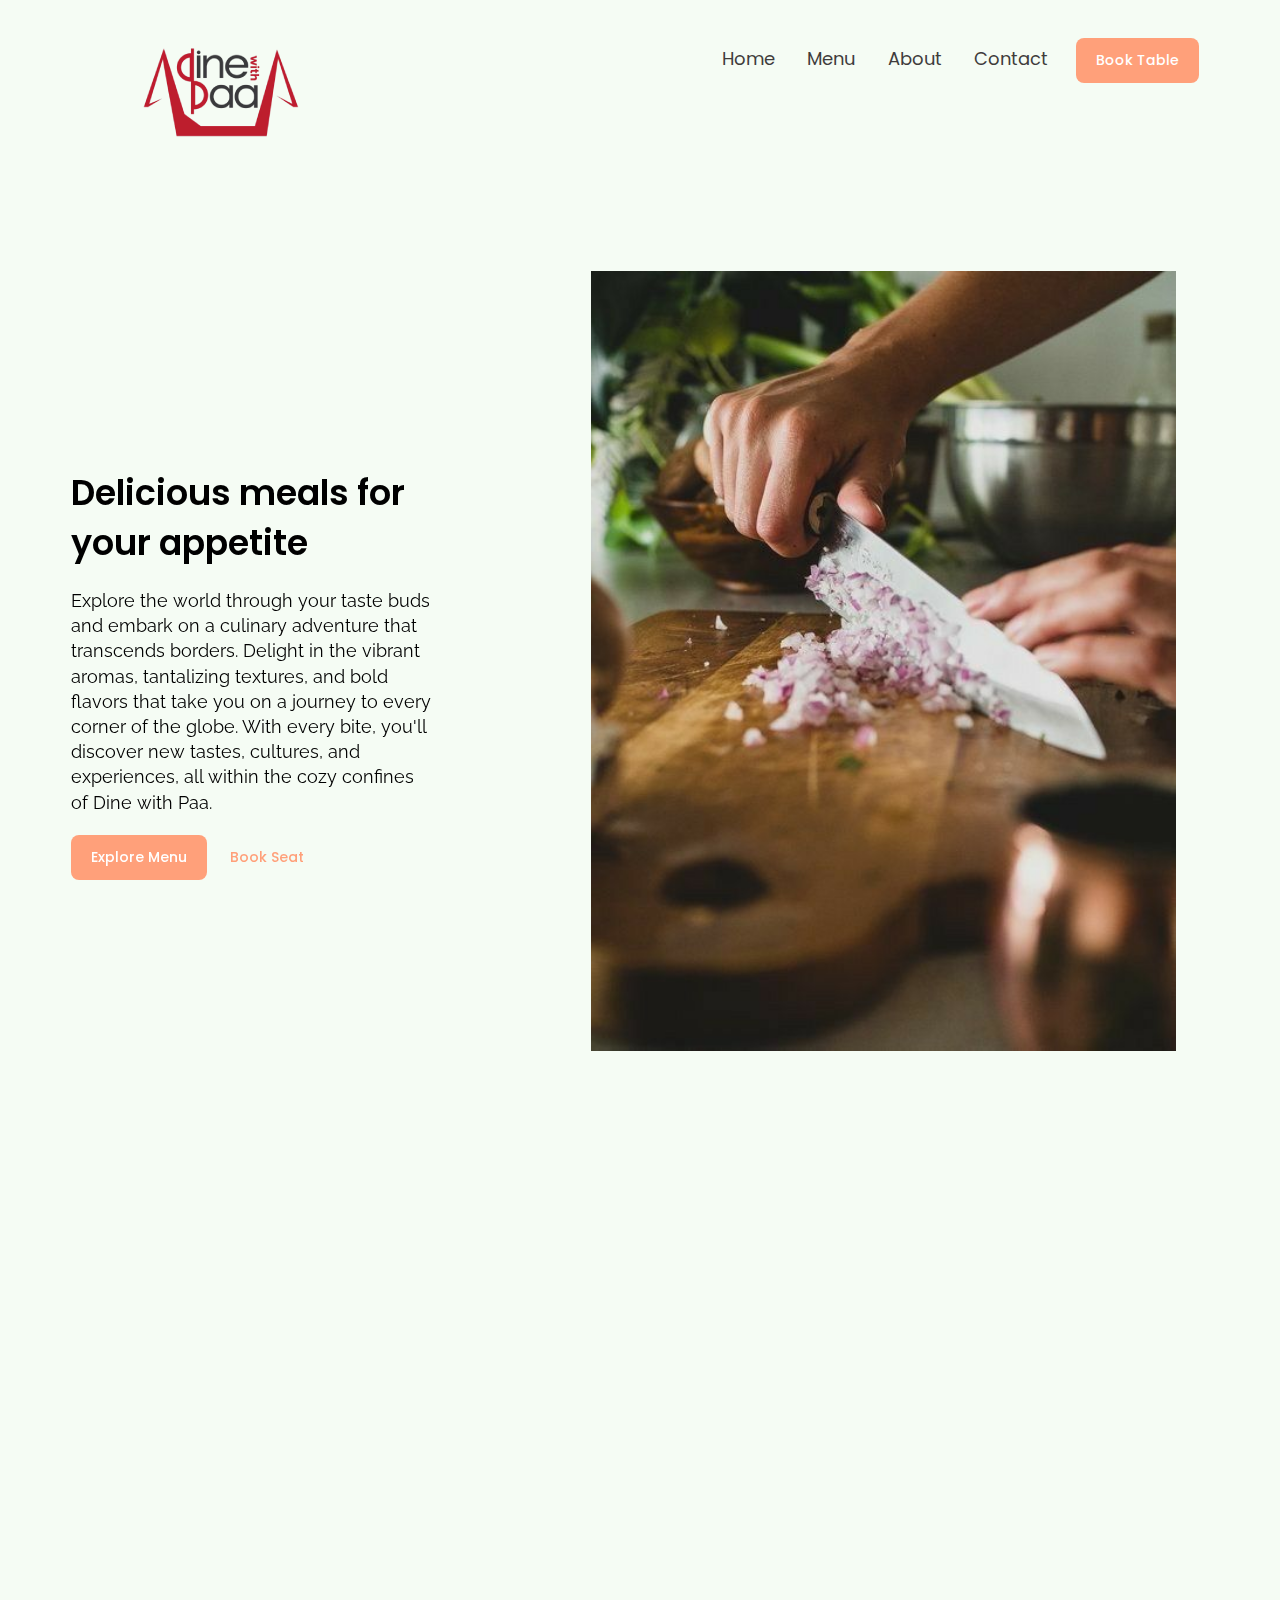
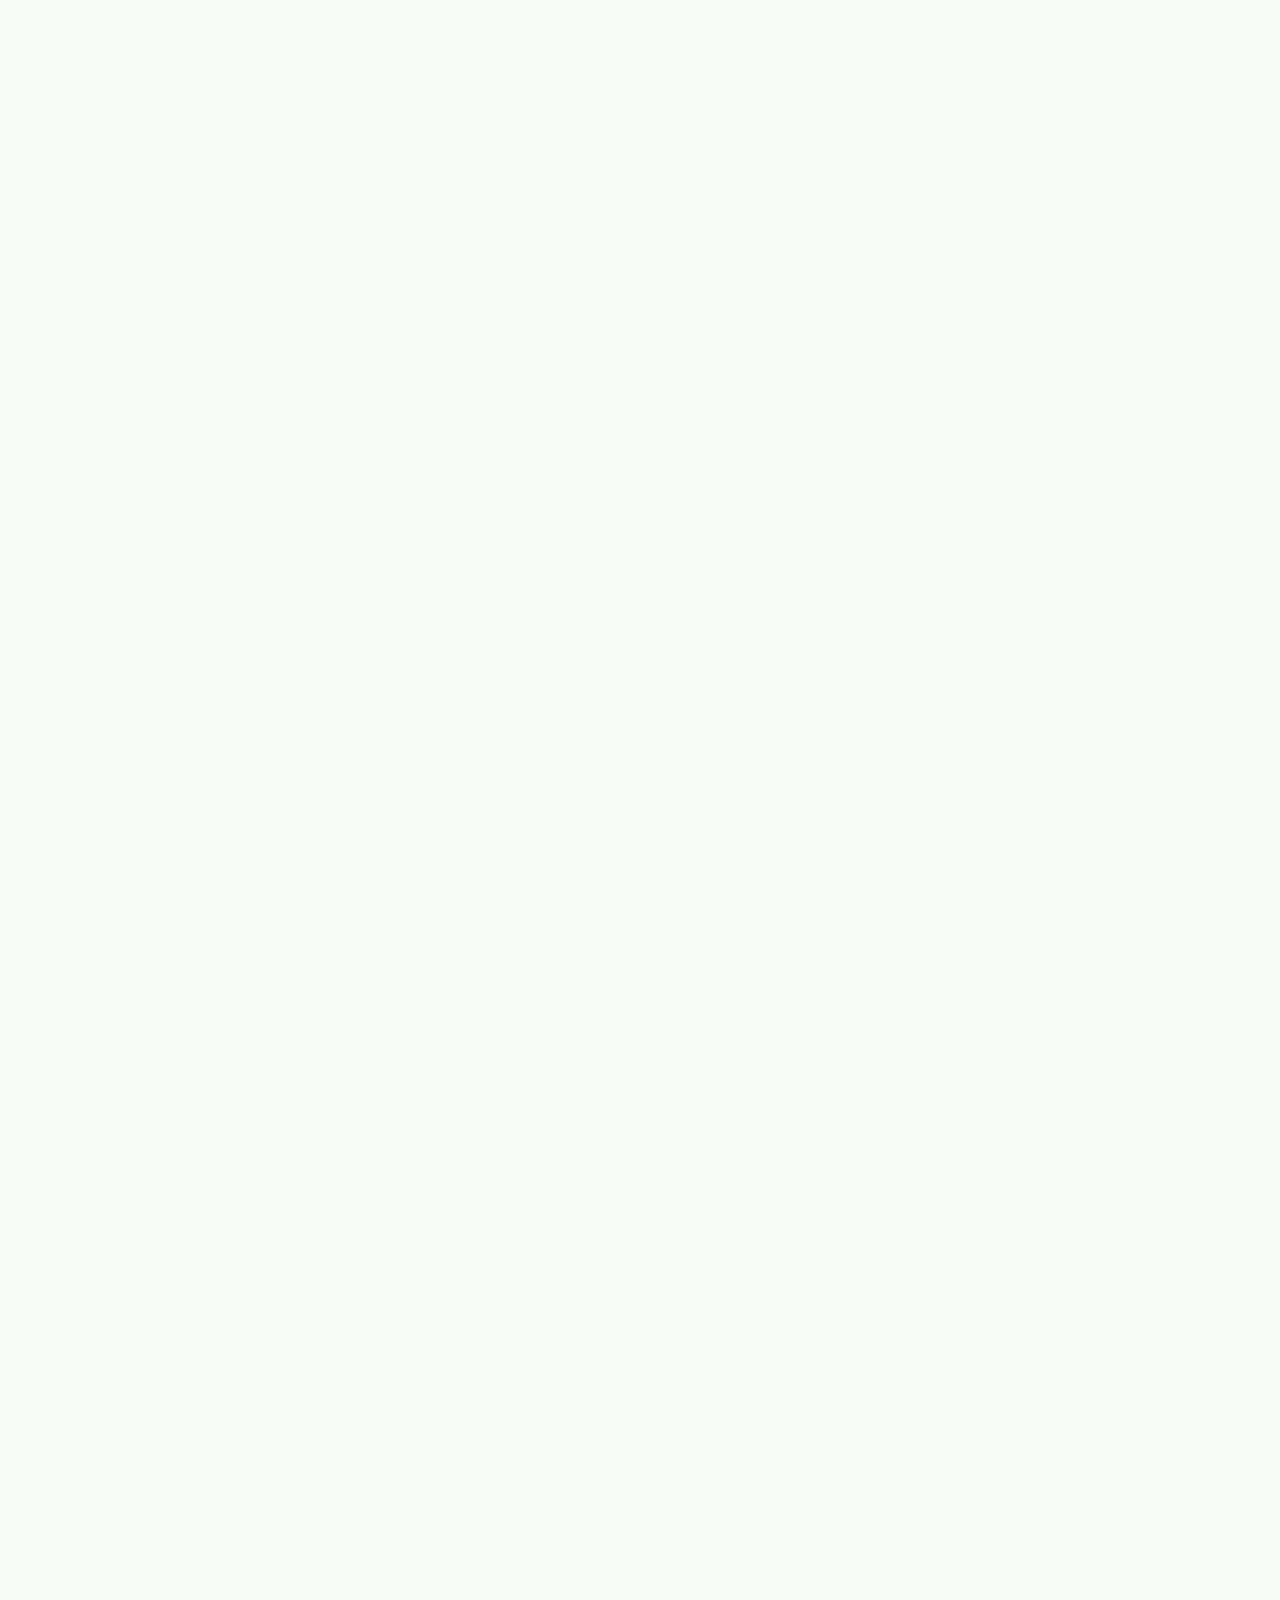
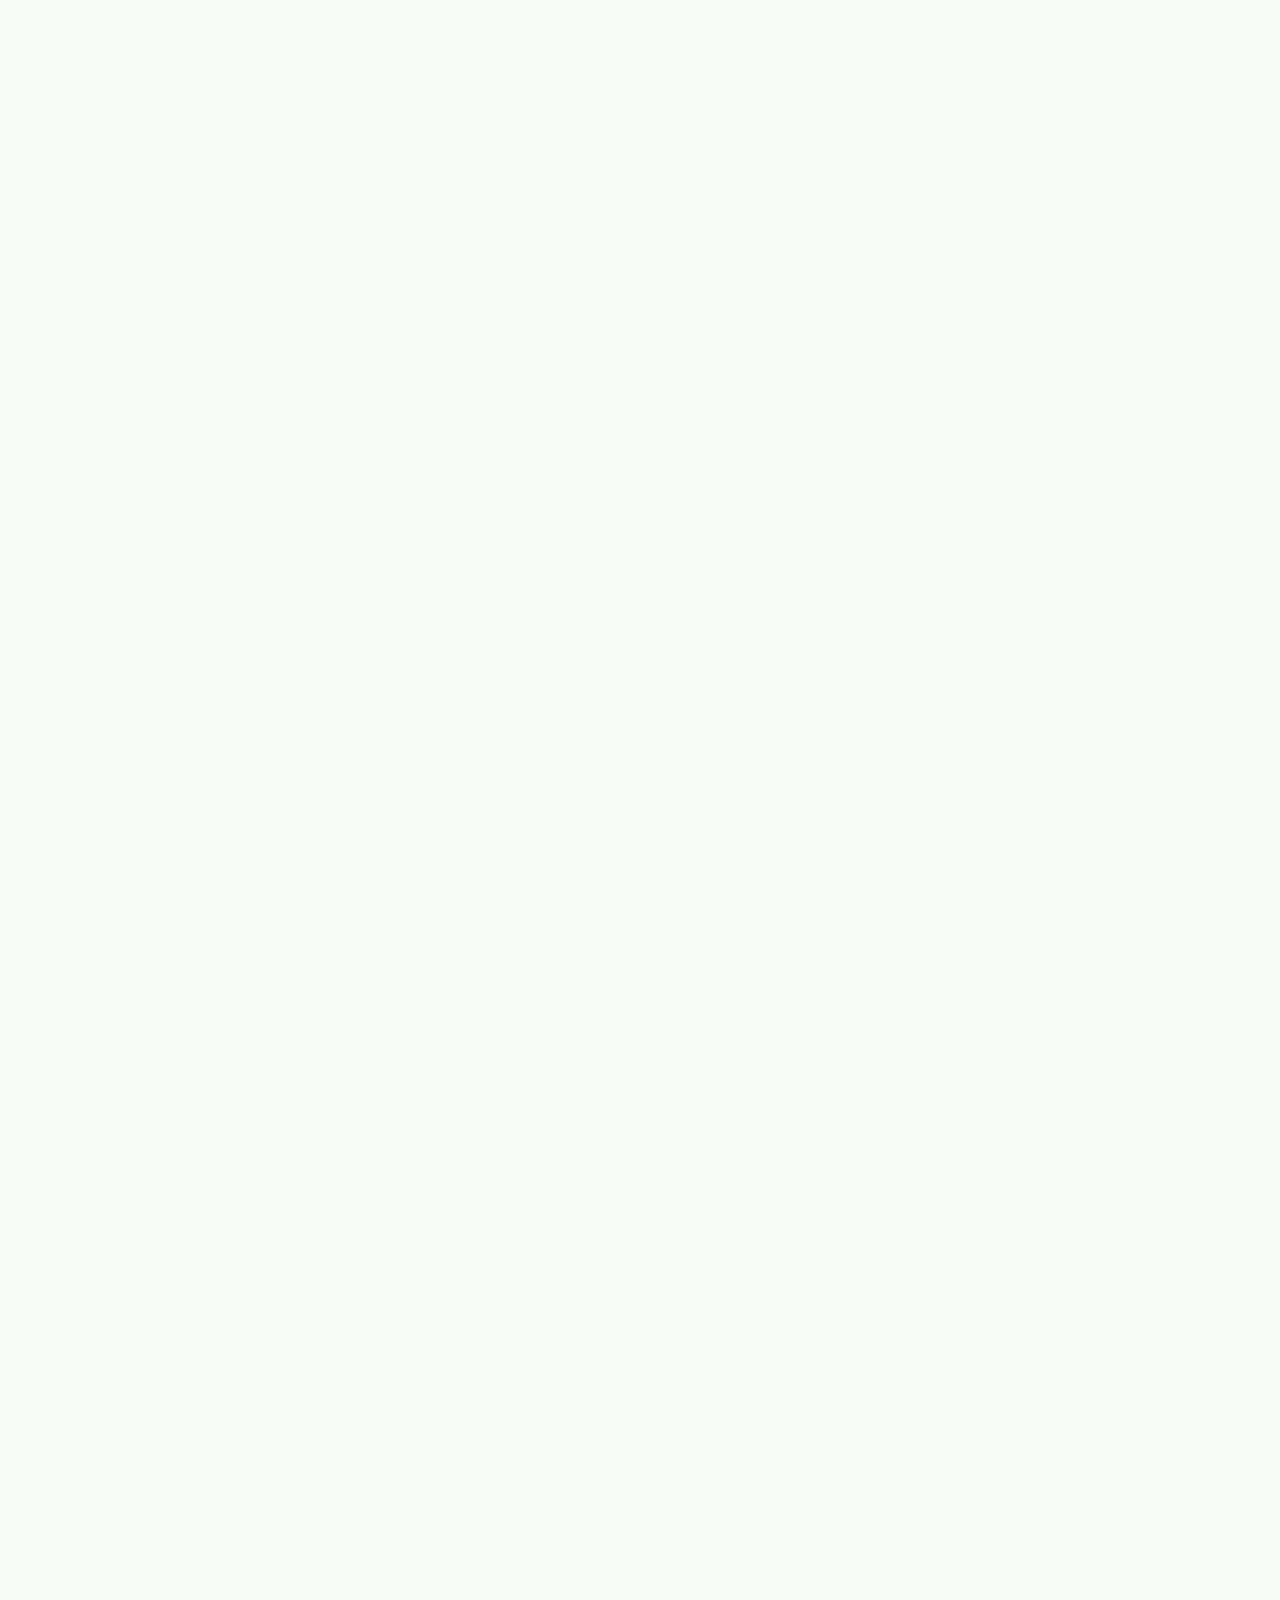
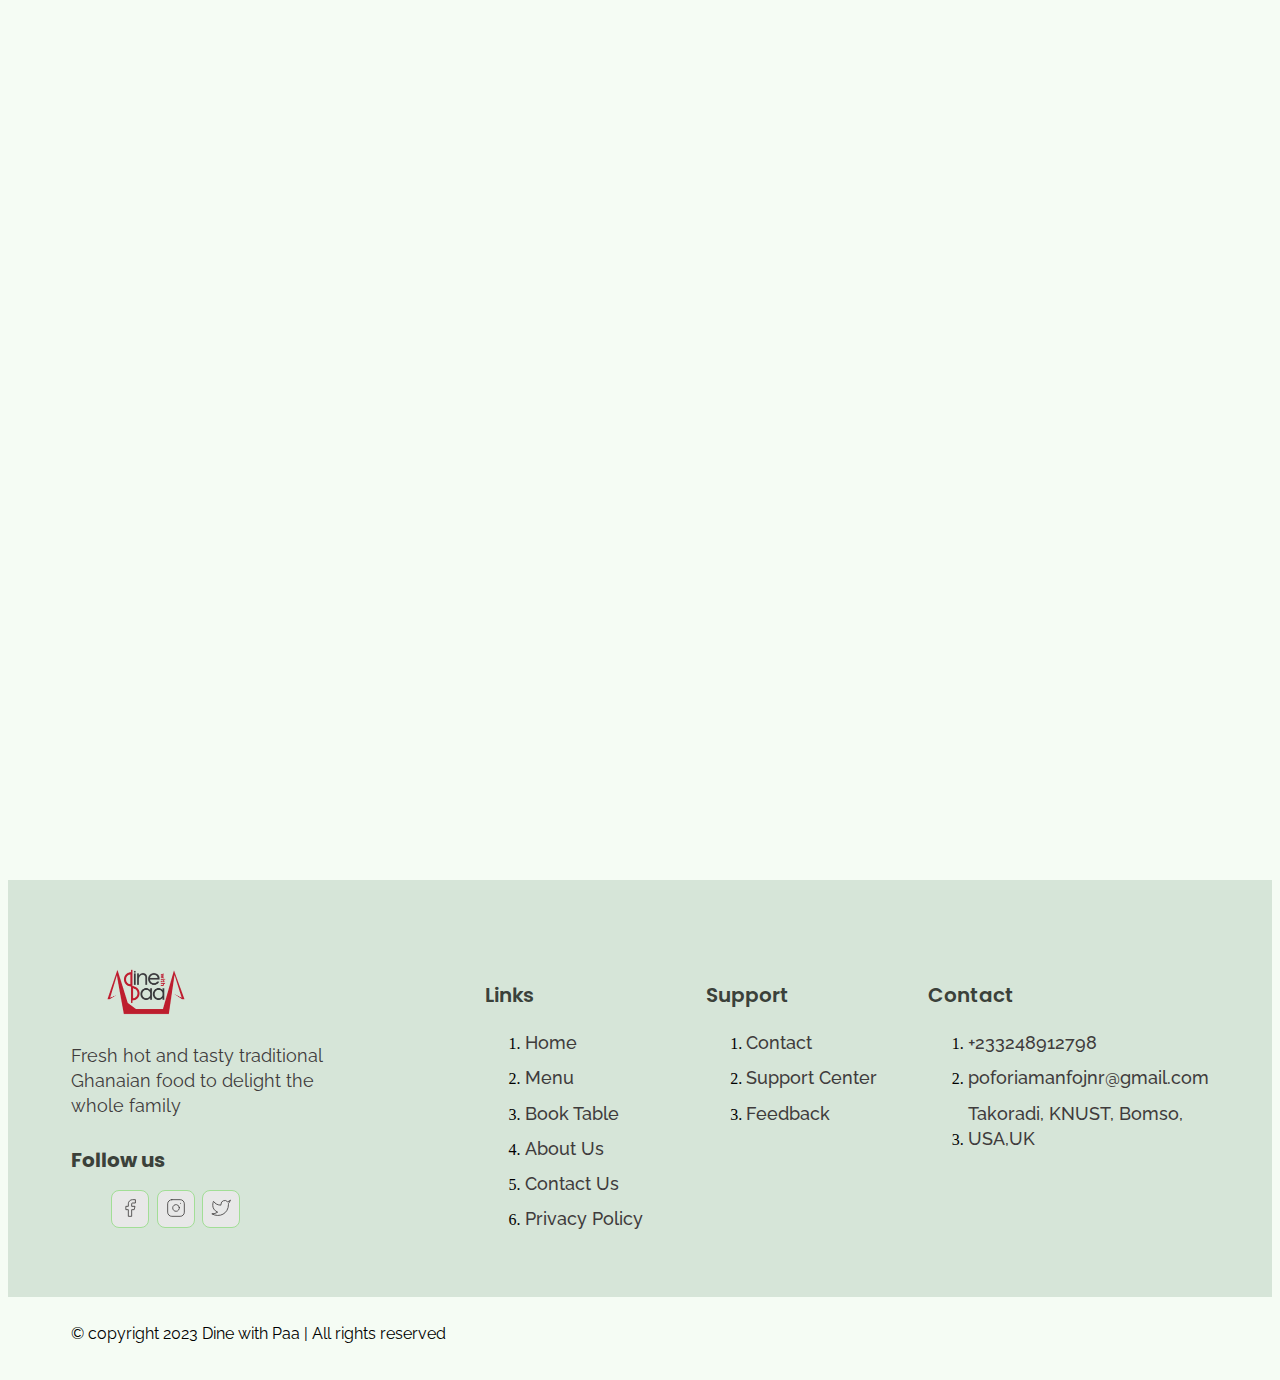
<file: index.html>
<!DOCTYPE html>
<html lang="en">
<head>
  <meta charset="UTF-8">
  <meta name="viewport" content="width=device-width, initial-scale=1.0">
 
  <link rel="stylesheet" href="global.css"> 
  <link rel="stylesheet" href="allstyles.css"> 
  <link rel="icon" type="image/x-icon" href="/img/dinner.jpg">
  <link rel="stylesheet" href="https://unpkg.com/aos@next/dist/aos.css" />
  <link rel="stylesheet" href="home.css">
 

  <title>Dine with Paa</title>
</head>


<body>

   <!-- Nav Section -->
   <div class="nav">
    <div class="container">
      <div class="nav__wrapper">
        <a href="./Foodweb.html" class="logo">
          <img src="./img/DINE17.png" alt="Dine with Paa">
        </a>
        <nav>
          <div class="nav__icon">
            <svg xmlns="http://www.w3.org/2000/svg" width="24" height="24" viewBox="0 0 24 24" fill="none"
              stroke="currentColor" stroke-width="2" stroke-linecap="round" stroke-linejoin="round"
              class="feather feather-menu">
              <line x1="3" y1="12" x2="21" y2="12" />
              <line x1="3" y1="6" x2="21" y2="6" />
              <line x1="3" y1="18" x2="21" y2="18" />
            </svg>
          </div>
          <div class="nav__bgOverlay"></div>
          <ul class="nav__list">
            <div class="nav__close">
              <svg xmlns="http://www.w3.org/2000/svg" width="24" height="24" viewBox="0 0 24 24" fill="none"
                stroke="currentColor" stroke-width="2" stroke-linecap="round" stroke-linejoin="round"
                class="feather feather-x">
                <line x1="18" y1="6" x2="6" y2="18" />
                <line x1="6" y1="6" x2="18" y2="18" />
              </svg>
            </div>
            <div class="nav__list__wrapper">

              <li><a class="nav__link" href="Foodweb.html">Home</a></li>
              <li><a class="nav__link" href="Menu.html">Menu</a></li>
              <li><a class="nav__link" href="About.html">About</a></li>
              <li><a class="nav__link" href="Contact.html">Contact</a></li>
              <li><a href="Booking.html" class="btn primary-btn">Book Table</a></li>
            </div>
            </div>
          </ul>
        </nav>
      </div>
    </div>
  </div>
  <!--End Nav Section-->

  <!--Hero section-->

  <section id="hero">
    <div class="container">
      <div class="hero__wrapper">
        <div class="hero__left" data-aos="fade-left">
          <div class="hero__left__wrapper">
            <h1 class="hero__heading">
             Delicious meals for your appetite
            </h1>
            <p class="hero__info">
              Explore the world through your taste buds and embark on a culinary adventure that transcends borders. Delight in the vibrant aromas, tantalizing textures, and bold flavors that take you on a journey to every corner of the globe. With every bite, you'll discover new tastes, cultures, and experiences, all within the cozy confines of Dine with Paa.
            </p>
            <div class="button_wrapper">
              <a href="Menu.html" class="btn primary-btn">Explore Menu</a>
              <a href="Booking.html" class="btn">Book Seat</a>
            </div>
          </div>
        </div>

        <div class="hero__right" data-aos="fade-right">
          <div class="hero__imgWrapper">
            <img src="img/download (1).jpg" alt="cook">
          </div>
        </div>

      </div>
    </div>
  </section>

  <!--End of Hero section-->


  <!--Store info Section-->

  <section class="storeInfo" data-aos="fade-up">
    <div class="container">
      <div class="storeInfo__wrapper">
        <div class="storeInfo__item">
          <div class="storeInfo__icon">
            <img src="img/phone.svg" alt="clock icon">
          </div>
          <h3 class="storeInfo__title">
            10 AM - 7 PM
          </h3>
          <p class="storeInfo__text">
            Opening Hour
          </p>
        </div>
        <div class="storeInfo__item">
          <div class="storeInfo__icon">
            <img src="img/address.svg" alt="clock icon">
          </div>
          <h3 class="storeInfo__title">
            Diabene, Takoradi
          </h3>
          <p class="storeInfo__text">
            Address
          </p>
        </div>
        <div class="storeInfo__item">
          <div class="storeInfo__icon">
            <img src="img/clock.svg" alt="clock icon">
          </div>
          <h3 class="storeInfo__title">
            +233248912798
          </h3>
          <p class="storeInfo__text">
            Call Now
          </p>
        </div>
      </div>
    </div>
  </section>

  <!--End ofStore info Section-->



<!--TOP DISHES-->
<section id="dishGrid" data-aos="fade-up">
  <div class="container">
    <h2 class="dishGrid__title">
      Top Dishes
    </h2>
    <div class="dishGrid__wrapper">
      <div class="dishGrid__item">
        <div class="dishGrid__item__img">
          <img src="img/Pep.png" alt="Pepperoni Pizza">
        </div>
        <div class="dishGrid__item__info">
          <h3 class="dishGrid__item__title">
            Pepperoni Pizza
          </h3>
          <h3 class="dishGrid__item__price">$80
          </h3>
          <div class="dishGrid__item__star">
            <img src="img/Rating_stars_4.5.svg.png" alt="4.5 stars">
          </div>
        </div>
      </div>
      <div class="dishGrid__item">
        <div class="dishGrid__item__img">
          <img src="img/waakye.png">
        </div>
        <div class="dishGrid__item__info">
          <h3 class="dishGrid__item__title">
            Waakye
          </h3>
          <h3 class="dishGrid__item__price">$25

          </h3>
          <div class="dishGrid__item__star">
            <img src="img/Rating_stars_4.5.svg.png" alt="4.5 stars">
          </div>
        </div>
      </div><div class="dishGrid__item">
        <div class="dishGrid__item__img">
          <img src="img/Lasa.png" alt="Lasagna">
        </div>
        <div class="dishGrid__item__info">
          <h3 class="dishGrid__item__title">
            Lasagna
          </h3>
          <h3 class="dishGrid__item__price">$45

          </h3>
          <div class="dishGrid__item__star">
            <img src="img/Rating_stars_4.5.svg.png" alt="4.5 stars">
          </div>
        </div>
      </div>
    </div>
  </div>
</section>

<!--END OF TOP DISHES-->

<!--EVENT MEDIA SECTION-->
<section id="eventsMedia" data-aos="fade-up">
  <div class="container">
    <div class="eventsMedia__wrapper">
      <div class="eventsMedia__1">
        <img src="img/napkin-g78f34bb07_640.jpg" alt="events">
        <a href="#" class="events__playButton">
          <img src="img/playIcon.svg" alt="play button">
        </a>
      </div>
      <div class="eventsMedia__2">
        <img src="img/pexels-nicole-michalou-5775055.jpg" alt="events">
      </div>
    </div>
  </div>
</section>

<!--END OF EVENT MEDIA SECTION-->


<!--Event info section-->
<section id="eventInfoSection" data-aos="fade-up">
<div class="container">
  <div class="eventsInfo__wrapper">
    <div class="eventsInfo__left">
      <div class="eventsInfo__item">
        <div class="eventsInfo__item__img">
          <img src="img/food-g54aa444c6_640.jpg" alt="buffet">
        </div>
        <div class="eventsInfo__item__info">
          <h2 class="eventsInfo__item__title">Cooperate Events</h2>
          <p class="events__info__text">
            Dine with Paa is the venue for your business events. We specialise in private and secluded parties </p>
        </div>
      </div>
      <div class="eventsInfo__item">
        <div class="eventsInfo__item__img">
          <img src="img/thomas-william-OAVqa8hQvWI-unsplash.jpg" alt="buffet">
        </div>
        <div class="eventsInfo__item__info">
          <h2 class="eventsInfo__item__title">Wedding</h2>
          <p class="events__info__text">
            Our dedicated team of experienced planners will transform your special day into an unforgettable experience, ensuring every detail is flawlessly executed. From the exquisitely crafted menu tailored to your desires to the personalized service that pampers you and your guests, we take pride in creating memories that last a lifetime.</p>
        </div>
      </div>
    </div>
    <div class="events__info__right">
      <h2 class="eventsInfo__title">
        Book For Events
      </h2>
      <p class="eventsInfo__text">
        Book for your private event or cooperate function at Dine with Paa to experience a truly unique experience
      </p>
      <a href="Contact.html" class="btn primary-btn">Contact Now</a>
    </div>
  </div>
</div>
</section>
  

<!--End of Event info Section-->

  <!--WHY CHOOSE US-->
<section id="WhyUs">
  <div class="container">
    <div class="whyUs__wrapper">
      <div class="whyUs__left" data-aos="fade-right">
        <h2 class="whyUs__title">Why Choose our Food</h2>
        <p class="whyUs__text">Indulge in an extraordinary culinary experience where flavors come alive. Our talented chefs craft masterpieces with the freshest ingredients, offering a fusion of traditional and contemporary cuisines. Immerse yourself in enchanting ambiance, attentive service, and unforgettable celebrations. At <strong>Dine with Paa</strong> , we're committed to making every moment extraordinary. Join us for an exquisite journey of taste and hospitality.</p>
      </div>
      <div class="whyUs__right" data-aos="fade-left">
        <div class="whyUs__items__wrapper">
          <div class="div whyUs__item">
            <div class="whyUs__item__icon">
              <img src="img/whyUs-icon1.svg" alt="quality food">
            </div>
            <p class="whyUs__item__text">Quality Food</p>
          </div>
          <div class="div whyUs__item">
            <div class="whyUs__item__icon">
              <img src="img/whyus1.svg" alt="waitor">
            </div>
            <p class="whyUs__item__text">Classical taste</p>
          </div><div class="div whyUs__item">
            <div class="whyUs__item__icon">
              <img src="img/whyUs-icon3.svg" alt="Chef">
            </div>
            <p class="whyUs__item__text">Skilled Chef</p>
          </div><div class="div whyUs__item">
            <div class="whyUs__item__icon">
              <img src="img/whyUs-icon4.svg" alt="Dinner">
            </div>
            <p class="whyUs__item__text">Best service</p>
          </div>
        </div>
      </div>
    </div>
  </div>
</section>

  <!--END OF WHY CHOOSE US-->

    <!-- Testimonial Section -->
    <section id="testimonial">
      <div class="container">
        <div class="testimonial__wrapper" data-aos="fade-up">
          <h2 class="testimonial__title">What Our Customers Say</h2>
          <div class="testimonial__items__wrapper">
            <div class="testimonial__item">
              <div class="testimonial__item__img">
                <img src="img/man-g1e466ea30_640.jpg" alt="Sayed Ahmed">
              </div>
              <div class="testimonial__item__info">
                <h3 class="testimonial__item__name">Sayed Ahmed</h3>
                <div class="testimonial__item__stars">
                  <img src="img/3star.png" alt="3 star">
                </div>
                <p class="testimonial__item__text">
                  “Visited <strong>Dine with Paa </strong>with friends last Sunday. Really lovely meal and very warm welcome – we would
                  recommend this lovely restaurant and will try to go back again”
                </p>
              </div>
            </div>
            <div class="testimonial__item">
              <div class="testimonial__item__img">
                <img src="img/Bernice.png" alt="Bernice">
              </div>
              <div class="testimonial__item__info">
                <h3 class="testimonial__item__name">Bernice</h3>
                <div class="testimonial__item__stars">
                  <img src="img/3star.png" alt="3 star">
                </div>
                <p class="testimonial__item__text">
                  "from start to finish, lovely experience. Hostess very pleasant, wait staff john was wonderful and
                  attentive, food plentiful and delicious, desserts out of this world"
                </p>
              </div>
            </div>
            <div class="testimonial__item">
              <div class="testimonial__item__img">
                <img src="img/pexels-andrea-piacquadio-842811.jpg" alt="Peter">
              </div>
              <div class="testimonial__item__info">
                <h3 class="testimonial__item__name">Peter</h3>
                <div class="testimonial__item__stars">
                  <img src="img/3star.png" alt="3 star">
                </div>
                <p class="testimonial__item__text">
                  “A warm and friendly welcome with fantastic customer service. Always great, tasty food served piping
                  hot- just the way we love it . Would definitely recommend. We have been repeatedly and it's consistently
                  exceeded our expectations"
                </p>
              </div>
            </div>
            <div class="testimonial__item">
              <div class="testimonial__item__img">
                <img src="img/mike-von-5zsSJ5U3us4-unsplash.jpg" alt="Marsai">
              </div>
              <div class="testimonial__item__info">
                <h3 class="testimonial__item__name">Marsai</h3>
                <div class="testimonial__item__stars">
                  <img src="img/3star.png" alt="3 star">
                </div>
                <p class="testimonial__item__text">
                  “I would just like to say thank you for the excellent service we received in your restaurant last night.
                  Although the place was very busy we still had an excellent time and really appreciated the live
                  entertainment too!“
                </p>
              </div>
            </div>
          </div>
        </div>
      </div>
    </section>
    <!-- End Testimonial Section -->

    <!--NEWSLETTER SECTION-->
    <section id="newsletter" data-aos="fade-up">
      <div class="container">
        <div class="newsletter__wrapper">
          <div class="newsletter__info">
            <h3 class="newsletter__title">
              Join Newsletter
            </h3>
            <p class="newsletter__text">
              Get notified with the latest news and recent offers from "Dine with Paa"
            </p>
          </div>
          <div class="newsletter__form">
            <form>
              <label for="email">
                <input type="email" placeholder="Your email Address">
              </label>
              <button type="submit">Join</button>
            </form>
          </div>
        </div>
      </div>
    </section>


    <!-- END OF NEWSLETTER SECTION-->
  

  <!--Footer PAGE SECTION-->
  <footer>
    <div class="container">
      <div class="footer__wrapper">
        <div class="footer__col1">
          <div class="footer__logo">
            <img src="./img/DINE17.png" alt="Dine with Paa">
          </div>
          <p class="footer__desc">
            Fresh hot and tasty traditional Ghanaian food to delight the whole family
          </p>
          <div class="footer__socials">
            <h4 class="footer__socials__title">Follow us</h4>
            <ol class="footer__socials__list">
              <li>
                <a href="#">
                  <svg xmlns="http://www.w3.org/2000/svg" width="24" height="24" viewBox="0 0 24 24" fill="none"
                    stroke="currentColor" stroke-width="1" stroke-linecap="round" stroke-linejoin="round"
                    class="feather feather-facebook">
                    <path d="M18 2h-3a5 5 0 0 0-5 5v3H7v4h3v8h4v-8h3l1-4h-4V7a1 1 0 0 1 1-1h3z" />
                  </svg>
                </a>
              </li>
              <li>
                <a href="https://www.instagram.com/_.youngstark7">
                  <svg xmlns="http://www.w3.org/2000/svg" width="24" height="24" viewBox="0 0 24 24" fill="none"
                    stroke="currentColor" stroke-width="1" stroke-linecap="round" stroke-linejoin="round"
                    class="feather feather-instagram">
                    <rect x="2" y="2" width="20" height="20" rx="5" ry="5" />
                    <path d="M16 11.37A4 4 0 1 1 12.63 8 4 4 0 0 1 16 11.37z" />
                    <line x1="17.5" y1="6.5" x2="17.51" y2="6.5" />
                  </svg>
                </a>
              </li>
              <li>
                <a  href="https://twitter.com/unavailablepete?s=21">
                  <svg xmlns="http://www.w3.org/2000/svg" width="24" height="24" viewBox="0 0 24 24" fill="none"
                    stroke="currentColor" stroke-width="1" stroke-linecap="round" stroke-linejoin="round"
                    class="feather feather-twitter">
                    <path
                      d="M23 3a10.9 10.9 0 0 1-3.14 1.53 4.48 4.48 0 0 0-7.86 3v1A10.66 10.66 0 0 1 3 4s-4 9 5 13a11.64 11.64 0 0 1-7 2c9 5 20 0 20-11.5a4.5 4.5 0 0 0-.08-.83A7.72 7.72 0 0 0 23 3z" />
                  </svg>
                </a>
              </li>
            </ol>
          </div>
        </div>
        <div class="footer__col2">
          <h3 class="footer__text__title">
            Links
          </h3>
          <ol class="footer__text">
            <li>
              <a href="Foodweb.html">Home</a>
            </li>
            <li>
              <a href="Menu.html">Menu</a>
            </li>
            <li>
              <a href="Booking.html">Book Table</a>
            </li>
            <li>
              <a href="About.html">About Us</a>
            </li>
            <li>
              <a href="Contact.html">Contact Us</a>
            </li>
            <li>
              <a href="#">Privacy Policy</a>
            </li>
          </ol>
        </div>
        <div class="footer__col3">
          <h3 class="footer__text__title">
            Support
          </h3>
          <ol class="footer__text">
            <li>
              <a href="#">Contact</a>
            </li>
            <li>
              <a href="#">Support Center</a>
            </li>
            <li>
              <a href="#">Feedback</a>
            </li>
          </ol>
        </div>
        <div class="footer__col4">
          <h3 class="footer__text__title">
            Contact
          </h3>
          <ol class="footer__text">
            <li>
              <a href="tel:+233248912798">+233248912798</a>
            </li>
            <li>
              <a href="mailto:poforiamanfojnr@gmail.com">poforiamanfojnr@gmail.com</a>
            </li>
            <li>
              <a href="#">Takoradi, KNUST, Bomso, USA,UK</a>
            </li>
          </ol>
        </div>
      </div>
    </div>
  </footer>
  <div id="copyright">
    <div class="container">
      <p class="copyright__text">
        © copyright 2023 Dine with Paa | All rights reserved
      </p>
    </div>
  </div>
  
  <!--END Footer PAGE SECTION-->


<script src="https://unpkg.com/aos@next/dist/aos.js"></script>
<!--custom script-->
<script src="main.js"></script>
</body>

</html>
</file>
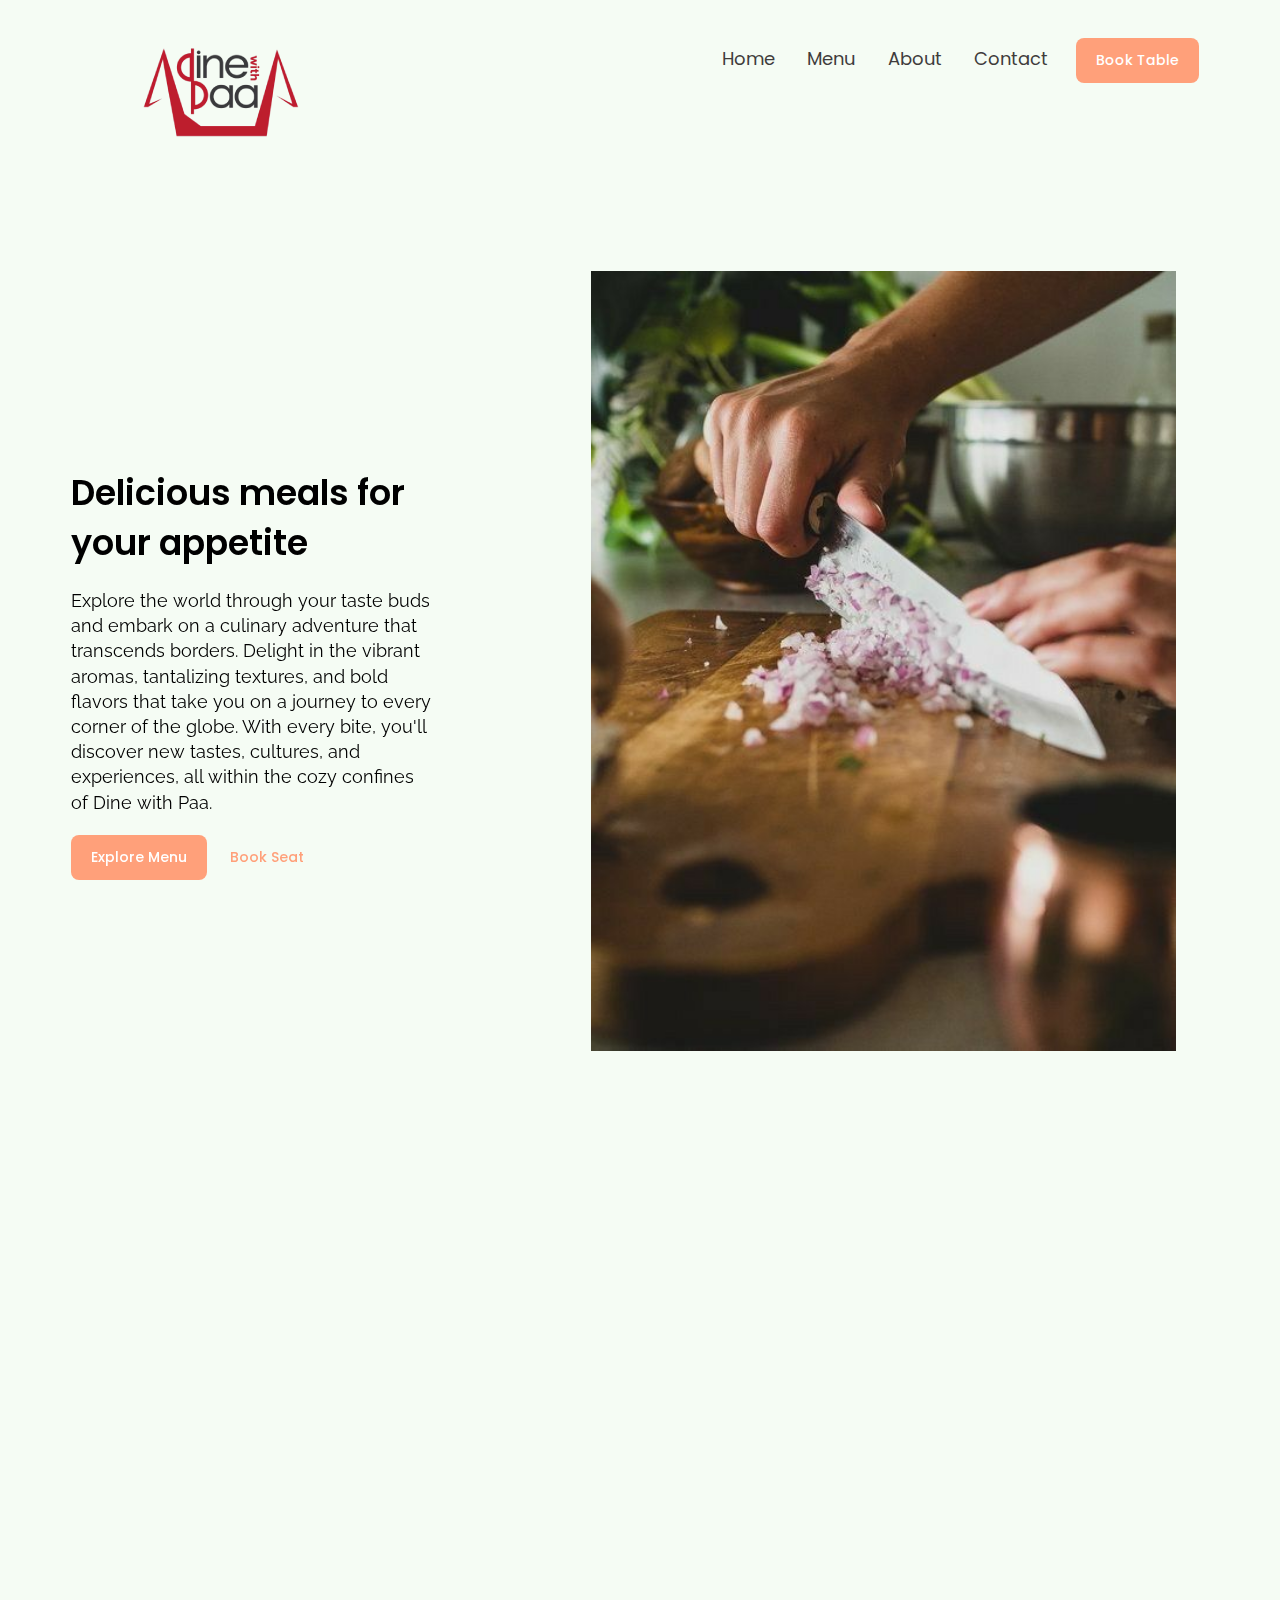
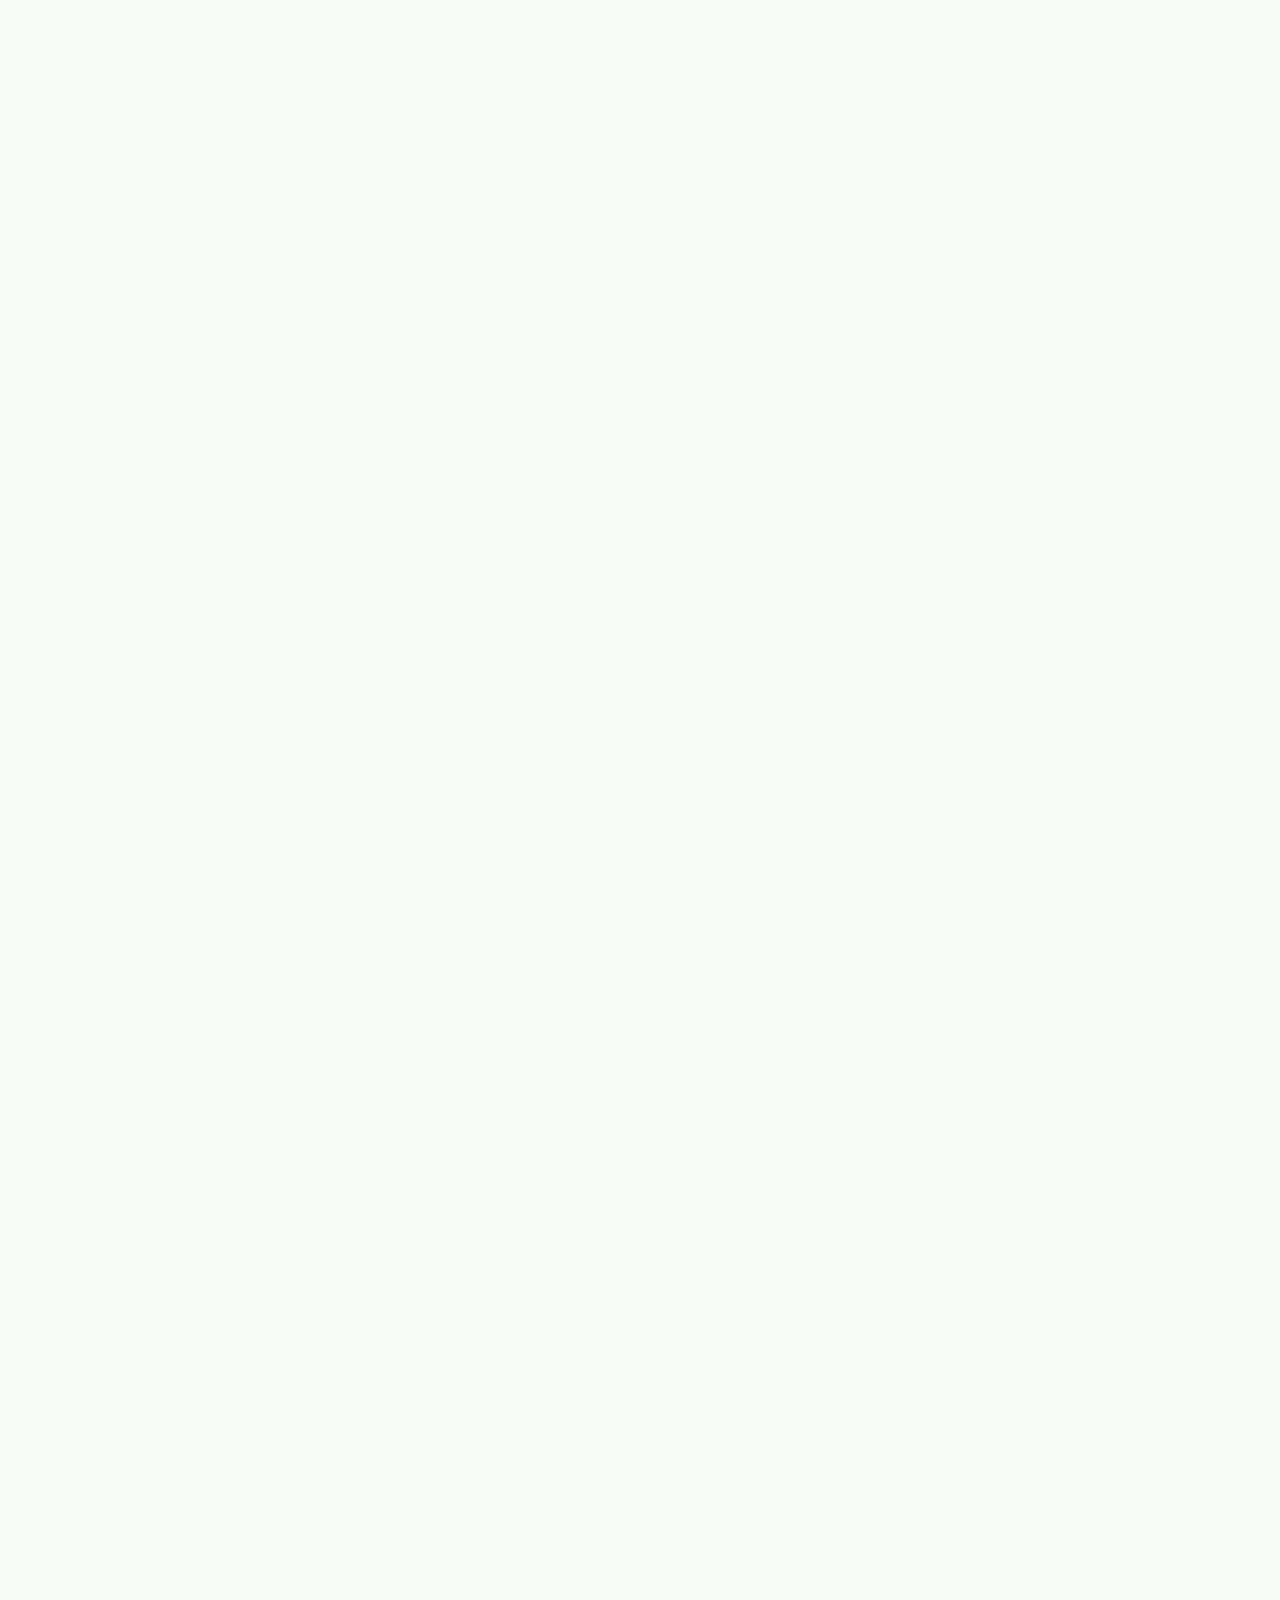
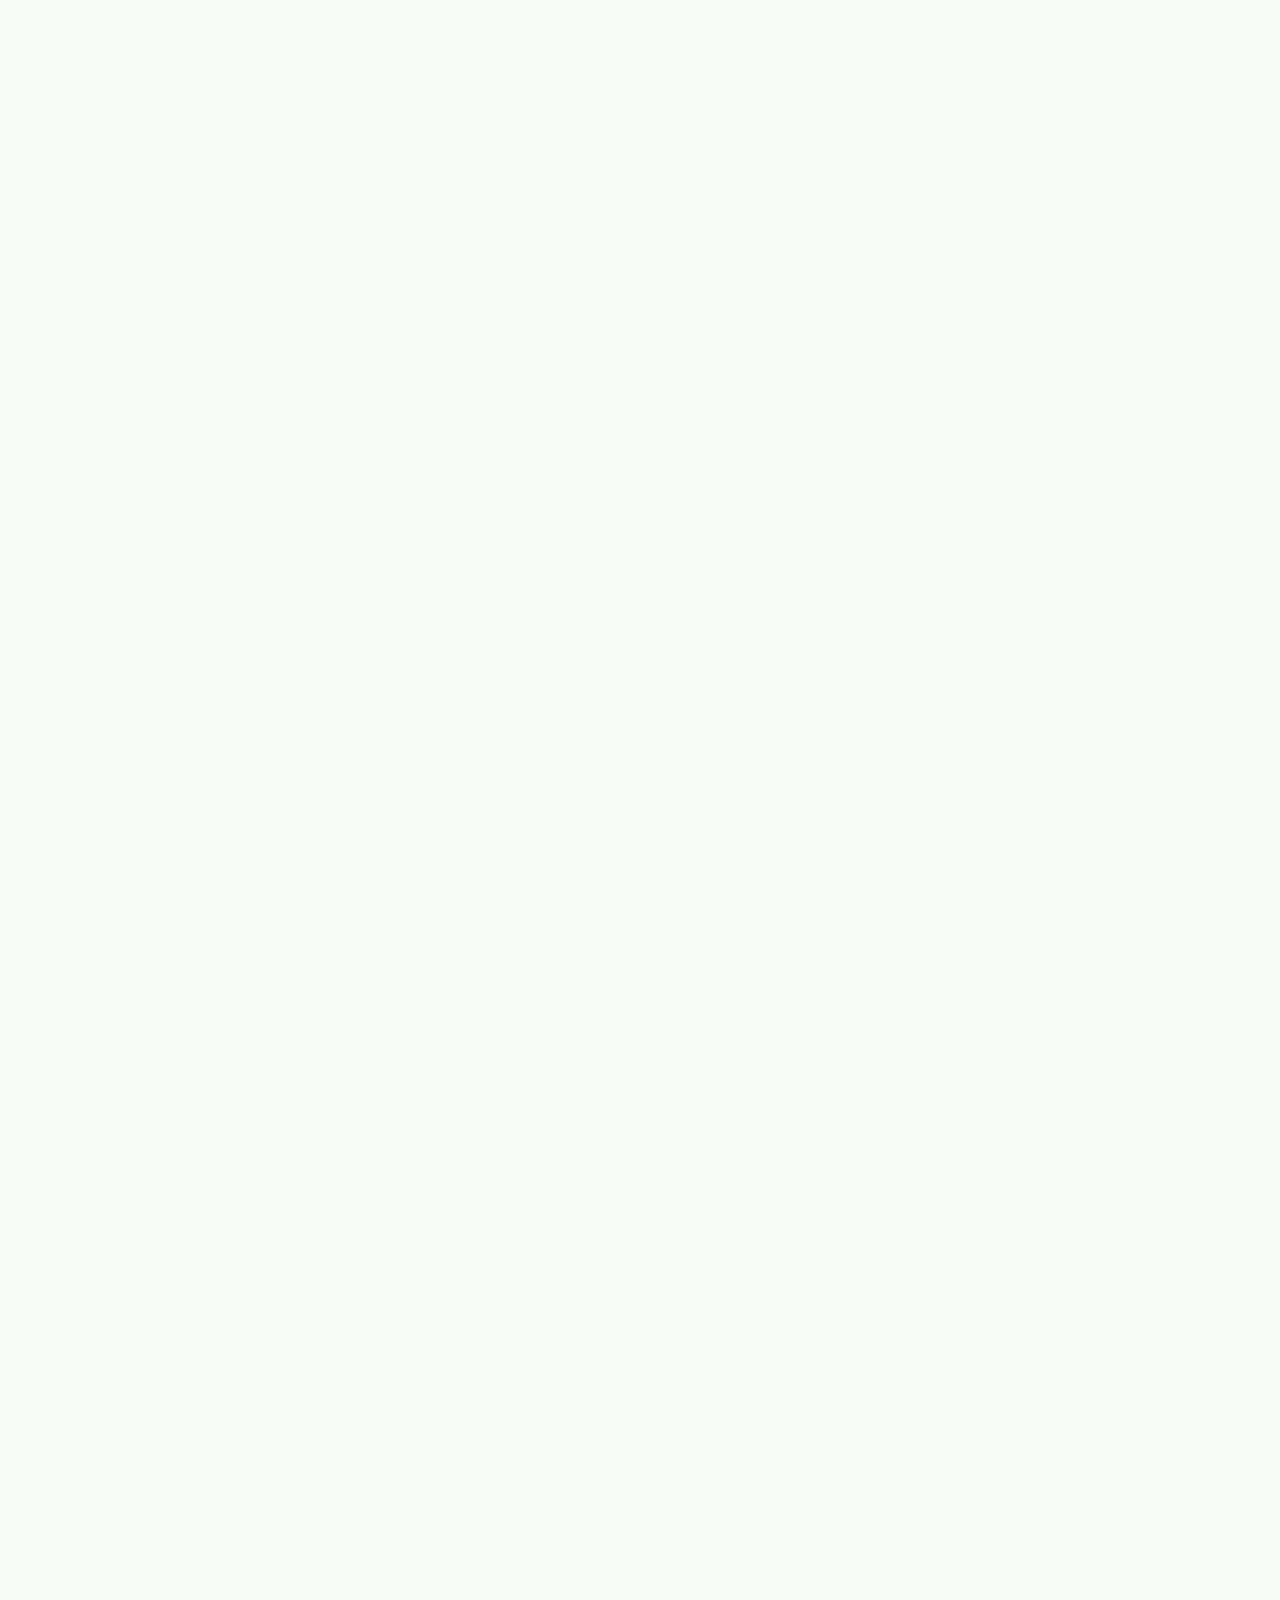
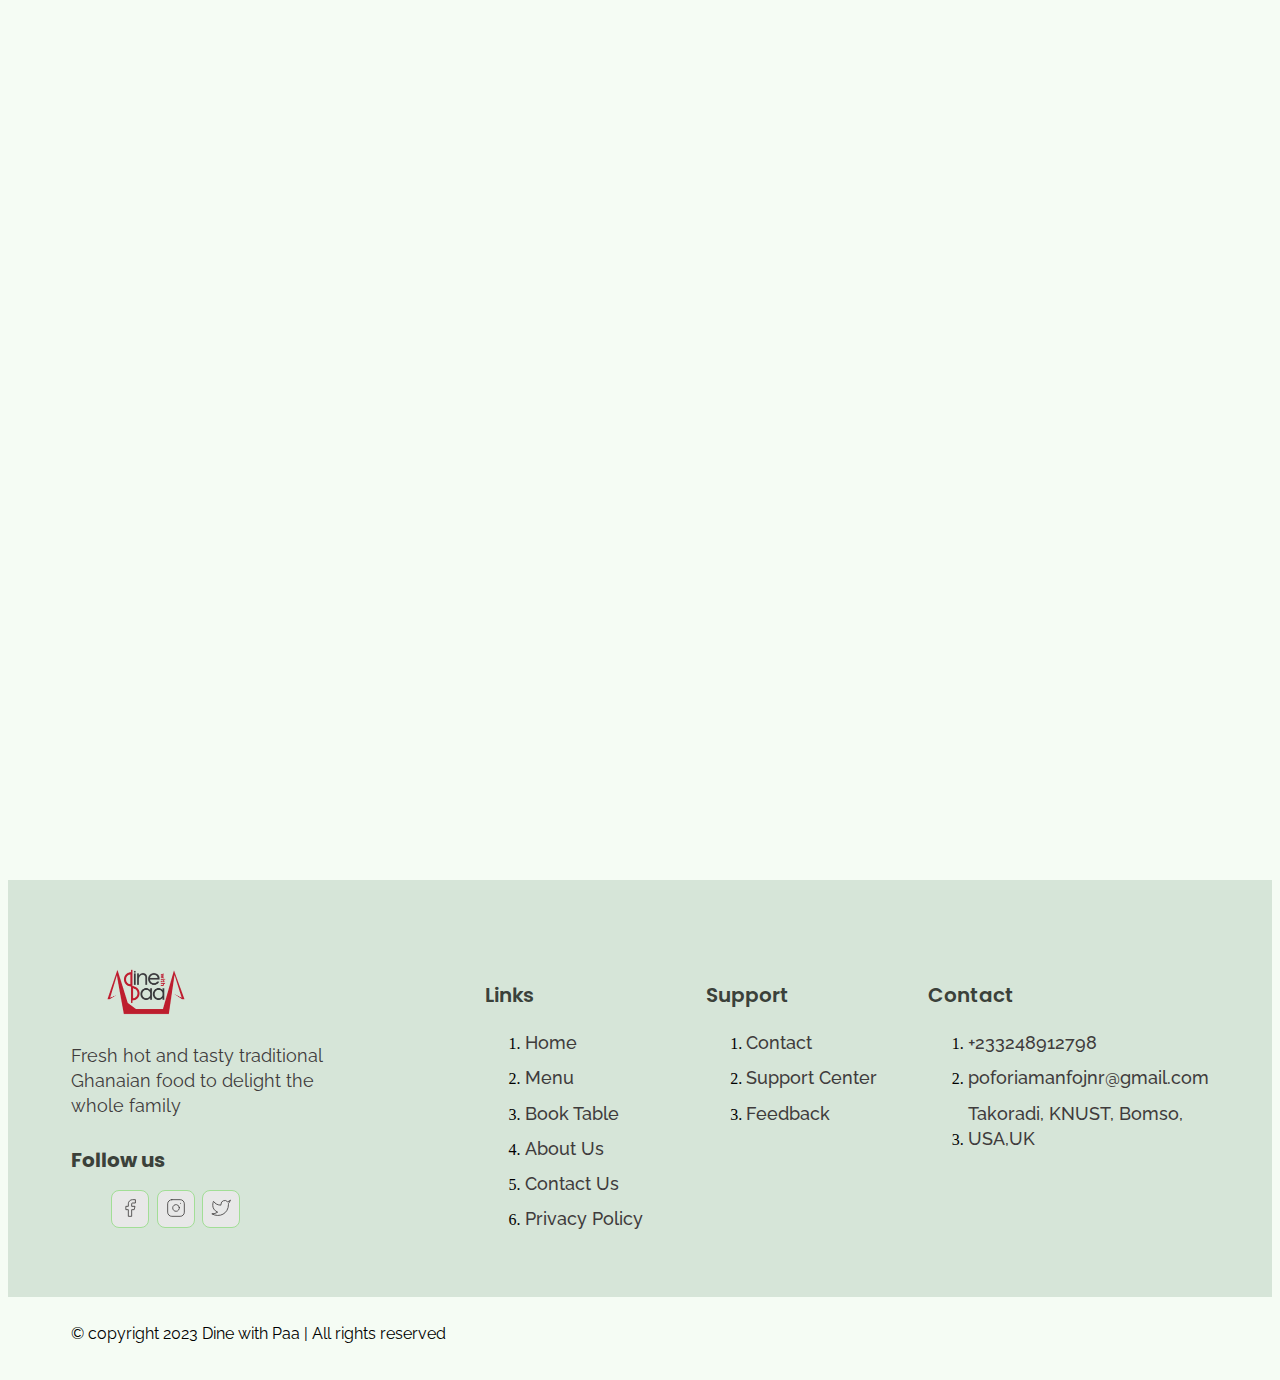
<file: Dine with Paa/index.html>
<!DOCTYPE html>
<html lang="en">
<head>
  <meta charset="UTF-8">
  <meta name="viewport" content="width=device-width, initial-scale=1.0">
 
  <link rel="stylesheet" href="global.css"> 
  <link rel="stylesheet" href="allstyles.css"> 
  <link rel="icon" type="image/x-icon" href="/img/dinner.jpg">
  <link rel="stylesheet" href="https://unpkg.com/aos@next/dist/aos.css" />
  <link rel="stylesheet" href="home.css">
 

  <title>Dine with Paa</title>
</head>


<body>

   <!-- Nav Section -->
   <div class="nav">
    <div class="container">
      <div class="nav__wrapper">
        <a href="./Foodweb.html" class="logo">
          <img src="./img/DINE17.png" alt="Dine with Paa">
        </a>
        <nav>
          <div class="nav__icon">
            <svg xmlns="http://www.w3.org/2000/svg" width="24" height="24" viewBox="0 0 24 24" fill="none"
              stroke="currentColor" stroke-width="2" stroke-linecap="round" stroke-linejoin="round"
              class="feather feather-menu">
              <line x1="3" y1="12" x2="21" y2="12" />
              <line x1="3" y1="6" x2="21" y2="6" />
              <line x1="3" y1="18" x2="21" y2="18" />
            </svg>
          </div>
          <div class="nav__bgOverlay"></div>
          <ul class="nav__list">
            <div class="nav__close">
              <svg xmlns="http://www.w3.org/2000/svg" width="24" height="24" viewBox="0 0 24 24" fill="none"
                stroke="currentColor" stroke-width="2" stroke-linecap="round" stroke-linejoin="round"
                class="feather feather-x">
                <line x1="18" y1="6" x2="6" y2="18" />
                <line x1="6" y1="6" x2="18" y2="18" />
              </svg>
            </div>
            <div class="nav__list__wrapper">

              <li><a class="nav__link" href="Foodweb.html">Home</a></li>
              <li><a class="nav__link" href="Menu.html">Menu</a></li>
              <li><a class="nav__link" href="About.html">About</a></li>
              <li><a class="nav__link" href="Contact.html">Contact</a></li>
              <li><a href="Booking.html" class="btn primary-btn">Book Table</a></li>
            </div>
            </div>
          </ul>
        </nav>
      </div>
    </div>
  </div>
  <!--End Nav Section-->

  <!--Hero section-->

  <section id="hero">
    <div class="container">
      <div class="hero__wrapper">
        <div class="hero__left" data-aos="fade-left">
          <div class="hero__left__wrapper">
            <h1 class="hero__heading">
             Delicious meals for your appetite
            </h1>
            <p class="hero__info">
              Explore the world through your taste buds and embark on a culinary adventure that transcends borders. Delight in the vibrant aromas, tantalizing textures, and bold flavors that take you on a journey to every corner of the globe. With every bite, you'll discover new tastes, cultures, and experiences, all within the cozy confines of Dine with Paa.
            </p>
            <div class="button_wrapper">
              <a href="Menu.html" class="btn primary-btn">Explore Menu</a>
              <a href="Booking.html" class="btn">Book Seat</a>
            </div>
          </div>
        </div>

        <div class="hero__right" data-aos="fade-right">
          <div class="hero__imgWrapper">
            <img src="img/download (1).jpg" alt="cook">
          </div>
        </div>

      </div>
    </div>
  </section>

  <!--End of Hero section-->


  <!--Store info Section-->

  <section class="storeInfo" data-aos="fade-up">
    <div class="container">
      <div class="storeInfo__wrapper">
        <div class="storeInfo__item">
          <div class="storeInfo__icon">
            <img src="img/phone.svg" alt="clock icon">
          </div>
          <h3 class="storeInfo__title">
            10 AM - 7 PM
          </h3>
          <p class="storeInfo__text">
            Opening Hour
          </p>
        </div>
        <div class="storeInfo__item">
          <div class="storeInfo__icon">
            <img src="img/address.svg" alt="clock icon">
          </div>
          <h3 class="storeInfo__title">
            Diabene, Takoradi
          </h3>
          <p class="storeInfo__text">
            Address
          </p>
        </div>
        <div class="storeInfo__item">
          <div class="storeInfo__icon">
            <img src="img/clock.svg" alt="clock icon">
          </div>
          <h3 class="storeInfo__title">
            +233248912798
          </h3>
          <p class="storeInfo__text">
            Call Now
          </p>
        </div>
      </div>
    </div>
  </section>

  <!--End ofStore info Section-->



<!--TOP DISHES-->
<section id="dishGrid" data-aos="fade-up">
  <div class="container">
    <h2 class="dishGrid__title">
      Top Dishes
    </h2>
    <div class="dishGrid__wrapper">
      <div class="dishGrid__item">
        <div class="dishGrid__item__img">
          <img src="img/Pep.png" alt="Pepperoni Pizza">
        </div>
        <div class="dishGrid__item__info">
          <h3 class="dishGrid__item__title">
            Pepperoni Pizza
          </h3>
          <h3 class="dishGrid__item__price">$80
          </h3>
          <div class="dishGrid__item__star">
            <img src="img/Rating_stars_4.5.svg.png" alt="4.5 stars">
          </div>
        </div>
      </div>
      <div class="dishGrid__item">
        <div class="dishGrid__item__img">
          <img src="img/waakye.png">
        </div>
        <div class="dishGrid__item__info">
          <h3 class="dishGrid__item__title">
            Waakye
          </h3>
          <h3 class="dishGrid__item__price">$25

          </h3>
          <div class="dishGrid__item__star">
            <img src="img/Rating_stars_4.5.svg.png" alt="4.5 stars">
          </div>
        </div>
      </div><div class="dishGrid__item">
        <div class="dishGrid__item__img">
          <img src="img/Lasa.png" alt="Lasagna">
        </div>
        <div class="dishGrid__item__info">
          <h3 class="dishGrid__item__title">
            Lasagna
          </h3>
          <h3 class="dishGrid__item__price">$45

          </h3>
          <div class="dishGrid__item__star">
            <img src="img/Rating_stars_4.5.svg.png" alt="4.5 stars">
          </div>
        </div>
      </div>
    </div>
  </div>
</section>

<!--END OF TOP DISHES-->

<!--EVENT MEDIA SECTION-->
<section id="eventsMedia" data-aos="fade-up">
  <div class="container">
    <div class="eventsMedia__wrapper">
      <div class="eventsMedia__1">
        <img src="img/napkin-g78f34bb07_640.jpg" alt="events">
        <a href="#" class="events__playButton">
          <img src="img/playIcon.svg" alt="play button">
        </a>
      </div>
      <div class="eventsMedia__2">
        <img src="img/pexels-nicole-michalou-5775055.jpg" alt="events">
      </div>
    </div>
  </div>
</section>

<!--END OF EVENT MEDIA SECTION-->


<!--Event info section-->
<section id="eventInfoSection" data-aos="fade-up">
<div class="container">
  <div class="eventsInfo__wrapper">
    <div class="eventsInfo__left">
      <div class="eventsInfo__item">
        <div class="eventsInfo__item__img">
          <img src="img/food-g54aa444c6_640.jpg" alt="buffet">
        </div>
        <div class="eventsInfo__item__info">
          <h2 class="eventsInfo__item__title">Cooperate Events</h2>
          <p class="events__info__text">
            Dine with Paa is the venue for your business events. We specialise in private and secluded parties </p>
        </div>
      </div>
      <div class="eventsInfo__item">
        <div class="eventsInfo__item__img">
          <img src="img/thomas-william-OAVqa8hQvWI-unsplash.jpg" alt="buffet">
        </div>
        <div class="eventsInfo__item__info">
          <h2 class="eventsInfo__item__title">Wedding</h2>
          <p class="events__info__text">
            Our dedicated team of experienced planners will transform your special day into an unforgettable experience, ensuring every detail is flawlessly executed. From the exquisitely crafted menu tailored to your desires to the personalized service that pampers you and your guests, we take pride in creating memories that last a lifetime.</p>
        </div>
      </div>
    </div>
    <div class="events__info__right">
      <h2 class="eventsInfo__title">
        Book For Events
      </h2>
      <p class="eventsInfo__text">
        Book for your private event or cooperate function at Dine with Paa to experience a truly unique experience
      </p>
      <a href="Contact.html" class="btn primary-btn">Contact Now</a>
    </div>
  </div>
</div>
</section>
  

<!--End of Event info Section-->

  <!--WHY CHOOSE US-->
<section id="WhyUs">
  <div class="container">
    <div class="whyUs__wrapper">
      <div class="whyUs__left" data-aos="fade-right">
        <h2 class="whyUs__title">Why Choose our Food</h2>
        <p class="whyUs__text">Indulge in an extraordinary culinary experience where flavors come alive. Our talented chefs craft masterpieces with the freshest ingredients, offering a fusion of traditional and contemporary cuisines. Immerse yourself in enchanting ambiance, attentive service, and unforgettable celebrations. At <strong>Dine with Paa</strong> , we're committed to making every moment extraordinary. Join us for an exquisite journey of taste and hospitality.</p>
      </div>
      <div class="whyUs__right" data-aos="fade-left">
        <div class="whyUs__items__wrapper">
          <div class="div whyUs__item">
            <div class="whyUs__item__icon">
              <img src="img/whyUs-icon1.svg" alt="quality food">
            </div>
            <p class="whyUs__item__text">Quality Food</p>
          </div>
          <div class="div whyUs__item">
            <div class="whyUs__item__icon">
              <img src="img/whyus1.svg" alt="waitor">
            </div>
            <p class="whyUs__item__text">Classical taste</p>
          </div><div class="div whyUs__item">
            <div class="whyUs__item__icon">
              <img src="img/whyUs-icon3.svg" alt="Chef">
            </div>
            <p class="whyUs__item__text">Skilled Chef</p>
          </div><div class="div whyUs__item">
            <div class="whyUs__item__icon">
              <img src="img/whyUs-icon4.svg" alt="Dinner">
            </div>
            <p class="whyUs__item__text">Best service</p>
          </div>
        </div>
      </div>
    </div>
  </div>
</section>

  <!--END OF WHY CHOOSE US-->

    <!-- Testimonial Section -->
    <section id="testimonial">
      <div class="container">
        <div class="testimonial__wrapper" data-aos="fade-up">
          <h2 class="testimonial__title">What Our Customers Say</h2>
          <div class="testimonial__items__wrapper">
            <div class="testimonial__item">
              <div class="testimonial__item__img">
                <img src="img/man-g1e466ea30_640.jpg" alt="Sayed Ahmed">
              </div>
              <div class="testimonial__item__info">
                <h3 class="testimonial__item__name">Sayed Ahmed</h3>
                <div class="testimonial__item__stars">
                  <img src="img/3star.png" alt="3 star">
                </div>
                <p class="testimonial__item__text">
                  “Visited <strong>Dine with Paa </strong>with friends last Sunday. Really lovely meal and very warm welcome – we would
                  recommend this lovely restaurant and will try to go back again”
                </p>
              </div>
            </div>
            <div class="testimonial__item">
              <div class="testimonial__item__img">
                <img src="img/Bernice.png" alt="Bernice">
              </div>
              <div class="testimonial__item__info">
                <h3 class="testimonial__item__name">Bernice</h3>
                <div class="testimonial__item__stars">
                  <img src="img/3star.png" alt="3 star">
                </div>
                <p class="testimonial__item__text">
                  "from start to finish, lovely experience. Hostess very pleasant, wait staff john was wonderful and
                  attentive, food plentiful and delicious, desserts out of this world"
                </p>
              </div>
            </div>
            <div class="testimonial__item">
              <div class="testimonial__item__img">
                <img src="img/pexels-andrea-piacquadio-842811.jpg" alt="Peter">
              </div>
              <div class="testimonial__item__info">
                <h3 class="testimonial__item__name">Peter</h3>
                <div class="testimonial__item__stars">
                  <img src="img/3star.png" alt="3 star">
                </div>
                <p class="testimonial__item__text">
                  “A warm and friendly welcome with fantastic customer service. Always great, tasty food served piping
                  hot- just the way we love it . Would definitely recommend. We have been repeatedly and it's consistently
                  exceeded our expectations"
                </p>
              </div>
            </div>
            <div class="testimonial__item">
              <div class="testimonial__item__img">
                <img src="img/mike-von-5zsSJ5U3us4-unsplash.jpg" alt="Marsai">
              </div>
              <div class="testimonial__item__info">
                <h3 class="testimonial__item__name">Marsai</h3>
                <div class="testimonial__item__stars">
                  <img src="img/3star.png" alt="3 star">
                </div>
                <p class="testimonial__item__text">
                  “I would just like to say thank you for the excellent service we received in your restaurant last night.
                  Although the place was very busy we still had an excellent time and really appreciated the live
                  entertainment too!“
                </p>
              </div>
            </div>
          </div>
        </div>
      </div>
    </section>
    <!-- End Testimonial Section -->

    <!--NEWSLETTER SECTION-->
    <section id="newsletter" data-aos="fade-up">
      <div class="container">
        <div class="newsletter__wrapper">
          <div class="newsletter__info">
            <h3 class="newsletter__title">
              Join Newsletter
            </h3>
            <p class="newsletter__text">
              Get notified with the latest news and recent offers from "Dine with Paa"
            </p>
          </div>
          <div class="newsletter__form">
            <form>
              <label for="email">
                <input type="email" placeholder="Your email Address">
              </label>
              <button type="submit">Join</button>
            </form>
          </div>
        </div>
      </div>
    </section>


    <!-- END OF NEWSLETTER SECTION-->
  

  <!--Footer PAGE SECTION-->
  <footer>
    <div class="container">
      <div class="footer__wrapper">
        <div class="footer__col1">
          <div class="footer__logo">
            <img src="./img/DINE17.png" alt="Dine with Paa">
          </div>
          <p class="footer__desc">
            Fresh hot and tasty traditional Ghanaian food to delight the whole family
          </p>
          <div class="footer__socials">
            <h4 class="footer__socials__title">Follow us</h4>
            <ol class="footer__socials__list">
              <li>
                <a href="#">
                  <svg xmlns="http://www.w3.org/2000/svg" width="24" height="24" viewBox="0 0 24 24" fill="none"
                    stroke="currentColor" stroke-width="1" stroke-linecap="round" stroke-linejoin="round"
                    class="feather feather-facebook">
                    <path d="M18 2h-3a5 5 0 0 0-5 5v3H7v4h3v8h4v-8h3l1-4h-4V7a1 1 0 0 1 1-1h3z" />
                  </svg>
                </a>
              </li>
              <li>
                <a href="https://www.instagram.com/_.youngstark7">
                  <svg xmlns="http://www.w3.org/2000/svg" width="24" height="24" viewBox="0 0 24 24" fill="none"
                    stroke="currentColor" stroke-width="1" stroke-linecap="round" stroke-linejoin="round"
                    class="feather feather-instagram">
                    <rect x="2" y="2" width="20" height="20" rx="5" ry="5" />
                    <path d="M16 11.37A4 4 0 1 1 12.63 8 4 4 0 0 1 16 11.37z" />
                    <line x1="17.5" y1="6.5" x2="17.51" y2="6.5" />
                  </svg>
                </a>
              </li>
              <li>
                <a  href="https://twitter.com/unavailablepete?s=21">
                  <svg xmlns="http://www.w3.org/2000/svg" width="24" height="24" viewBox="0 0 24 24" fill="none"
                    stroke="currentColor" stroke-width="1" stroke-linecap="round" stroke-linejoin="round"
                    class="feather feather-twitter">
                    <path
                      d="M23 3a10.9 10.9 0 0 1-3.14 1.53 4.48 4.48 0 0 0-7.86 3v1A10.66 10.66 0 0 1 3 4s-4 9 5 13a11.64 11.64 0 0 1-7 2c9 5 20 0 20-11.5a4.5 4.5 0 0 0-.08-.83A7.72 7.72 0 0 0 23 3z" />
                  </svg>
                </a>
              </li>
            </ol>
          </div>
        </div>
        <div class="footer__col2">
          <h3 class="footer__text__title">
            Links
          </h3>
          <ol class="footer__text">
            <li>
              <a href="Foodweb.html">Home</a>
            </li>
            <li>
              <a href="Menu.html">Menu</a>
            </li>
            <li>
              <a href="Booking.html">Book Table</a>
            </li>
            <li>
              <a href="About.html">About Us</a>
            </li>
            <li>
              <a href="Contact.html">Contact Us</a>
            </li>
            <li>
              <a href="#">Privacy Policy</a>
            </li>
          </ol>
        </div>
        <div class="footer__col3">
          <h3 class="footer__text__title">
            Support
          </h3>
          <ol class="footer__text">
            <li>
              <a href="#">Contact</a>
            </li>
            <li>
              <a href="#">Support Center</a>
            </li>
            <li>
              <a href="#">Feedback</a>
            </li>
          </ol>
        </div>
        <div class="footer__col4">
          <h3 class="footer__text__title">
            Contact
          </h3>
          <ol class="footer__text">
            <li>
              <a href="tel:+233248912798">+233248912798</a>
            </li>
            <li>
              <a href="mailto:poforiamanfojnr@gmail.com">poforiamanfojnr@gmail.com</a>
            </li>
            <li>
              <a href="#">Takoradi, KNUST, Bomso, USA,UK</a>
            </li>
          </ol>
        </div>
      </div>
    </div>
  </footer>
  <div id="copyright">
    <div class="container">
      <p class="copyright__text">
        © copyright 2023 Dine with Paa | All rights reserved
      </p>
    </div>
  </div>
  
  <!--END Footer PAGE SECTION-->


<script src="https://unpkg.com/aos@next/dist/aos.js"></script>
<!--custom script-->
<script src="main.js"></script>
</body>

</html>
</file>
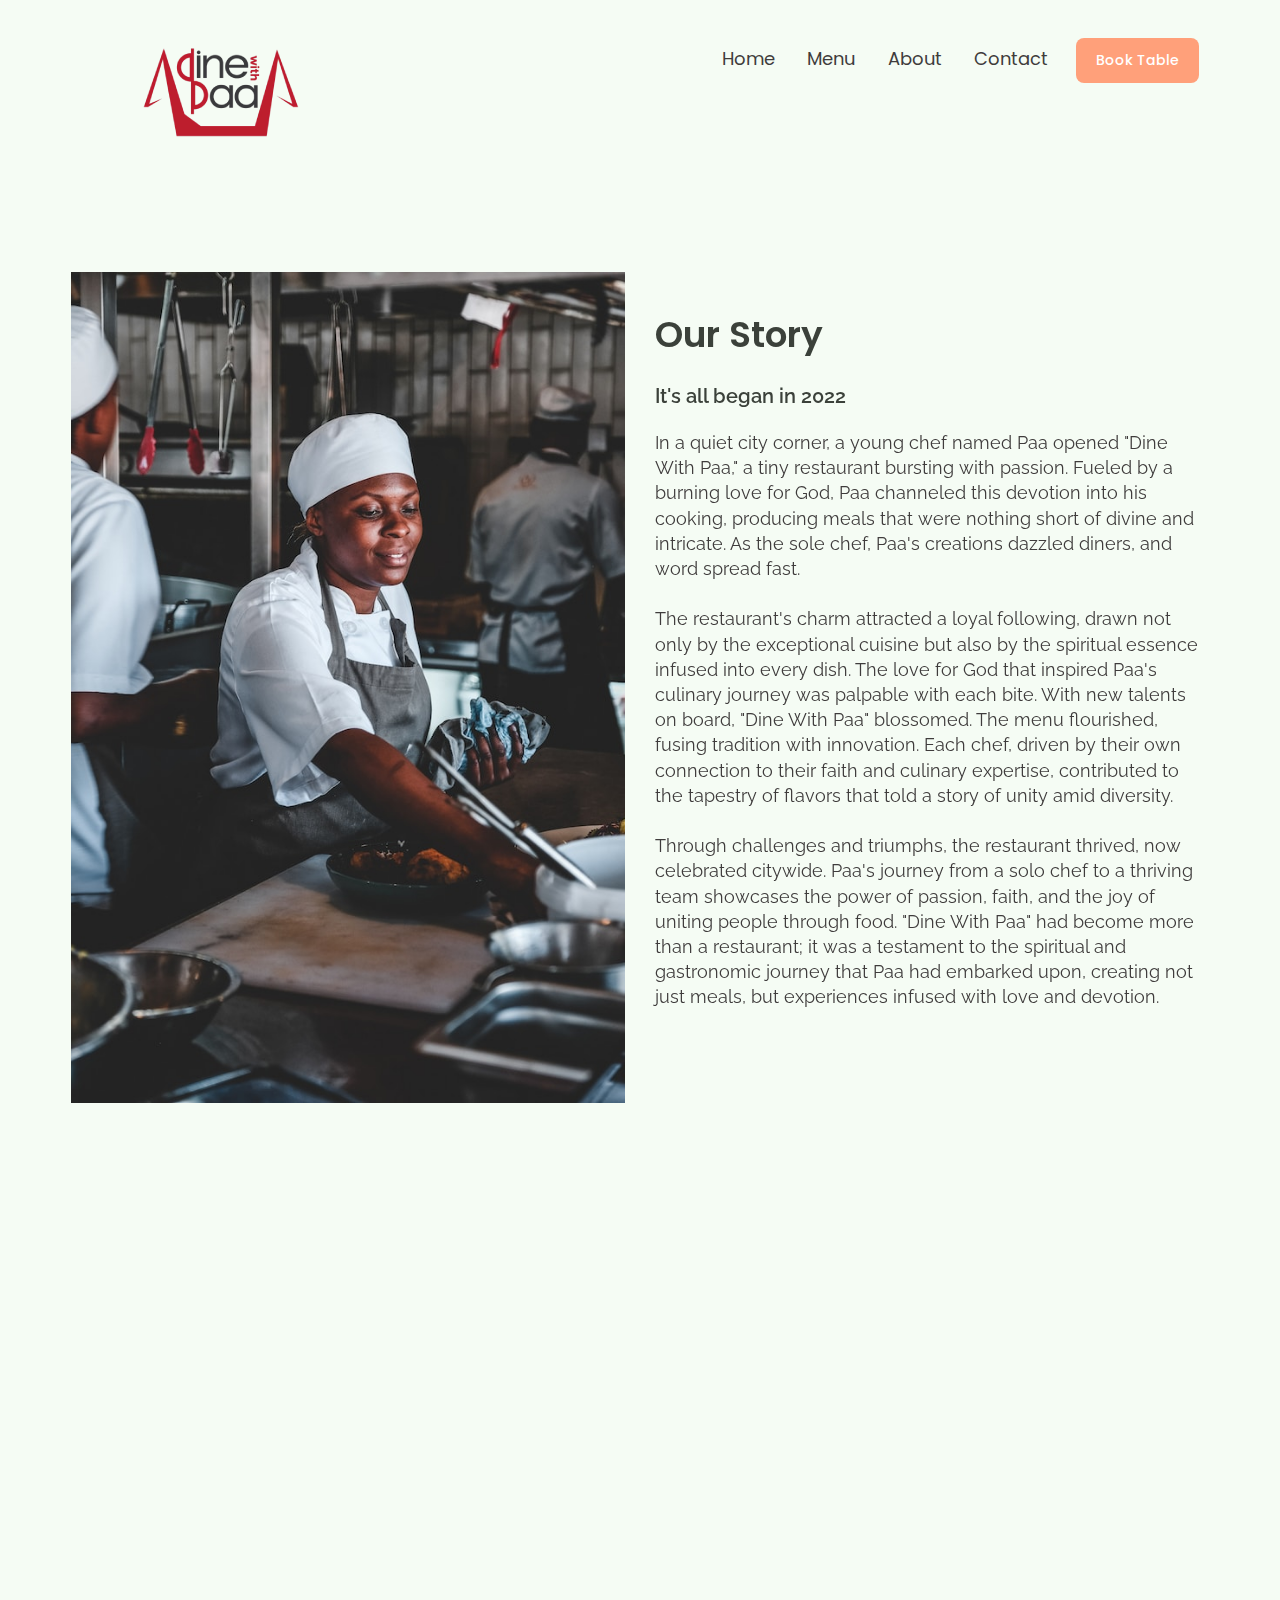
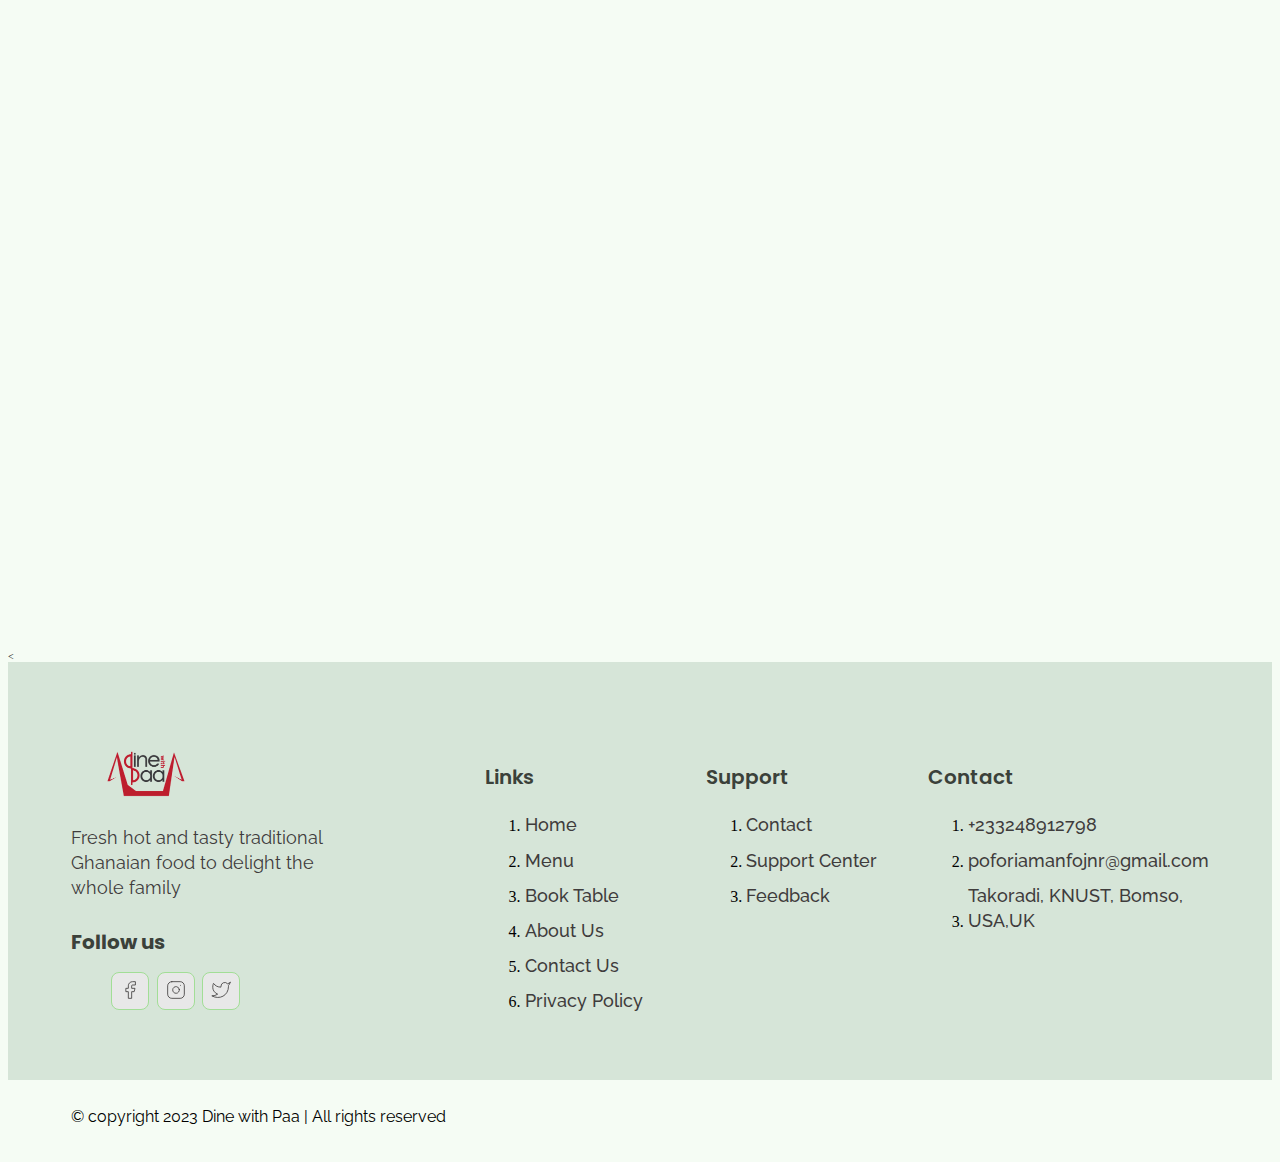
<file: About.html>
<!DOCTYPE html>
<html lang="en">
<head>
  <meta charset="UTF-8">
  <meta name="viewport" content="width=device-width, initial-scale=1.0">
 
  <link rel="stylesheet" href="global.css"> 
  <link rel="stylesheet" href="allstyles.css"> 
  <link rel="icon" type="image/x-icon" href="/img/dinner.jpg">
  <link rel="stylesheet" href="https://unpkg.com/aos@next/dist/aos.css" />
  <link rel="stylesheet" href="about.css">
 

  <title>About|Dine with Paa</title>
</head>



<body>

   <!-- Nav Section -->
   <div class="nav">
    <div class="container">
      <div class="nav__wrapper">
        <a href="./Foodweb.html" class="logo">
          <img src="./img/DINE17.png" alt="Dine with Paa">
        </a>
        <nav>
          <div class="nav__icon">
            <svg xmlns="http://www.w3.org/2000/svg" width="24" height="24" viewBox="0 0 24 24" fill="none"
              stroke="currentColor" stroke-width="2" stroke-linecap="round" stroke-linejoin="round"
              class="feather feather-menu">
              <line x1="3" y1="12" x2="21" y2="12" />
              <line x1="3" y1="6" x2="21" y2="6" />
              <line x1="3" y1="18" x2="21" y2="18" />
            </svg>
          </div>
          <div class="nav__bgOverlay"></div>
          <ul class="nav__list">
            <div class="nav__close">
              <svg xmlns="http://www.w3.org/2000/svg" width="24" height="24" viewBox="0 0 24 24" fill="none"
                stroke="currentColor" stroke-width="2" stroke-linecap="round" stroke-linejoin="round"
                class="feather feather-x">
                <line x1="18" y1="6" x2="6" y2="18" />
                <line x1="6" y1="6" x2="18" y2="18" />
              </svg>
            </div>
            <div class="nav__list__wrapper">

              <li><a class="nav__link" href="Foodweb.html">Home</a></li>
              <li><a class="nav__link" href="Menu.html">Menu</a></li>
              <li><a class="nav__link" href="About.html">About</a></li>
              <li><a class="nav__link" href="Contact.html">Contact</a></li>
              <li><a href="Booking.html" class="btn primary-btn">Book Table</a></li>
            </div>
            </div>
          </ul>
        </nav>
      </div>
    </div>
  </div>
  <!--End Nav Section-->
  <!--OUR STORY-->
  <section id="ourStory" data-aos="fade-up">
    <div class="container">
      <div class="ourStory__wrapper">

        <div class="ourStory__img">
          <img src="img/jeff-siepman-kyuPjZudBKs-unsplash (1).jpg" alt="DINE WITH PAA">
        </div>
        <div class="ourStory__info">
          <h3 class="ourStory__title">
            Our Story
          </h3>
          <p class="ourStory__subtitle">
            It's all began in 2022
          </p>
          <p class="ourStory__text">
                          In a quiet city corner, a young chef named Paa opened "Dine With Paa," a tiny restaurant bursting with passion. Fueled by a burning love for God, Paa channeled this devotion into his cooking, producing meals that were nothing short of divine and intricate. As the sole chef, Paa's creations dazzled diners, and word spread fast.
                  <br><br>
              The restaurant's charm attracted a loyal following, drawn not only by the exceptional cuisine but also by the spiritual essence infused into every dish. The love for God that inspired Paa's culinary journey was palpable with each bite.

              With new talents on board, "Dine With Paa" blossomed. The menu flourished, fusing tradition with innovation. Each chef, driven by their own connection to their faith and culinary expertise, contributed to the tapestry of flavors that told a story of unity amid diversity.
              <br><br>

              Through challenges and triumphs, the restaurant thrived, now celebrated citywide. Paa's journey from a solo chef to a thriving team showcases the power of passion, faith, and the joy of uniting people through food. "Dine With Paa" had become more than a restaurant; it was a testament to the spiritual and gastronomic journey that Paa had embarked upon, creating not just meals, but experiences infused with love and devotion.
          </p>
        </div>
      </div>
    </div>
  </section>

  <!--END OF YOUR STORY-->

  <!--OUR GOALS-->
  <section class="ourGoals" data-aos="fade-down">
    <div class="container">
      <div class="ourGoals__info">
        <h3 class="ourGoals__title">
          Our Goals
        </h3>
        <p class="ourGoals__text">
          At <strong>Dine with Paa</strong>, we're driven by a divine culinary vision. Our goal is to serve more than just meals; we offer creations infused with flavors reminiscent of blessings from above. Guided by a commitment to your well-being, our dishes are crafted with nutrient-rich ingredients that nourish both body and soul. Our chefs are passionate artisans, harmonizing tastes to create a symphony that speaks to your senses. We aspire to provide an ambiance where you can savor not only our food but also precious moments with loved ones, turning every visit into a shared blessing. Welcome to [Restaurant Name], where our mission is to deliver a taste of divinity and a celebration of life's joys in every exquisite bite.
        </p>
      </div>
      <div class="ourGoals__imgs__wrapper">
        <div class="ourGoals__img1">
          <img src="img/pexels-sarath-raj-4095295.jpg" alt="Chef's at Work">
        </div><div class="ourGoals__img2">
          <img src="img/mealpro-bqrz4lyA3PM-unsplash.jpg" alt="Chef's at Work">
        </div><div class="ourGoals__img3">
          <img src="img/pexels-rene-asmussen-2977514.jpg" alt="Chef's at Work">
        </div>
      </div>
    </div>
  </section>

  <!--END OF OUR GOALS-->



  <!--Footer PAGE SECTION-->
  < <footer>
    <div class="container">
      <div class="footer__wrapper">
        <div class="footer__col1">
          <div class="footer__logo">
            <img src="./img/DINE17.png" alt="Dine with Paa">
          </div>
          <p class="footer__desc">
            Fresh hot and tasty traditional Ghanaian food to delight the whole family
          </p>
          <div class="footer__socials">
            <h4 class="footer__socials__title">Follow us</h4>
            <ol class="footer__socials__list">
              <li>
                <a href="#">
                  <svg xmlns="http://www.w3.org/2000/svg" width="24" height="24" viewBox="0 0 24 24" fill="none"
                    stroke="currentColor" stroke-width="1" stroke-linecap="round" stroke-linejoin="round"
                    class="feather feather-facebook">
                    <path d="M18 2h-3a5 5 0 0 0-5 5v3H7v4h3v8h4v-8h3l1-4h-4V7a1 1 0 0 1 1-1h3z" />
                  </svg>
                </a>
              </li>
              <li>
                <a href="https://www.instagram.com/_.youngstark7">
                  <svg xmlns="http://www.w3.org/2000/svg" width="24" height="24" viewBox="0 0 24 24" fill="none"
                    stroke="currentColor" stroke-width="1" stroke-linecap="round" stroke-linejoin="round"
                    class="feather feather-instagram">
                    <rect x="2" y="2" width="20" height="20" rx="5" ry="5" />
                    <path d="M16 11.37A4 4 0 1 1 12.63 8 4 4 0 0 1 16 11.37z" />
                    <line x1="17.5" y1="6.5" x2="17.51" y2="6.5" />
                  </svg>
                </a>
              </li>
              <li>
                <a href="https://twitter.com/unavailablepete?s=21">
                  <svg xmlns="http://www.w3.org/2000/svg" width="24" height="24" viewBox="0 0 24 24" fill="none"
                    stroke="currentColor" stroke-width="1" stroke-linecap="round" stroke-linejoin="round"
                    class="feather feather-twitter">
                    <path
                      d="M23 3a10.9 10.9 0 0 1-3.14 1.53 4.48 4.48 0 0 0-7.86 3v1A10.66 10.66 0 0 1 3 4s-4 9 5 13a11.64 11.64 0 0 1-7 2c9 5 20 0 20-11.5a4.5 4.5 0 0 0-.08-.83A7.72 7.72 0 0 0 23 3z" />
                  </svg>
                </a>
              </li>
            </ol>
          </div>
        </div>
        <div class="footer__col2">
          <h3 class="footer__text__title">
            Links
          </h3>
          <ol class="footer__text">
            <li>
              <a href="Foodweb.html">Home</a>
            </li>
            <li>
              <a href="Menu.html">Menu</a>
            </li>
            <li>
              <a href="Booking.html">Book Table</a>
            </li>
            <li>
              <a href="About.html">About Us</a>
            </li>
            <li>
              <a href="Contact.html">Contact Us</a>
            </li>
            <li>
              <a href="#">Privacy Policy</a>
            </li>
          </ol>
        </div>
        <div class="footer__col3">
          <h3 class="footer__text__title">
            Support
          </h3>
          <ol class="footer__text">
            <li>
              <a href="#">Contact</a>
            </li>
            <li>
              <a href="#">Support Center</a>
            </li>
            <li>
              <a href="#">Feedback</a>
            </li>
          </ol>
        </div>
        <div class="footer__col4">
          <h3 class="footer__text__title">
            Contact
          </h3>
          <ol class="footer__text">
            <li>
              <a href="tel:+233248912798">+233248912798</a>
            </li>
            <li>
              <a href="mailto:poforiamanfojnr@gmail.com">poforiamanfojnr@gmail.com</a>
            </li>
            <li>
              <a href="#">Takoradi, KNUST, Bomso, USA,UK</a>
            </li>
          </ol>
        </div>
      </div>
    </div>
  </footer>
  <div id="copyright">
    <div class="container">
      <p class="copyright__text">
        © copyright 2023 Dine with Paa | All rights reserved
      </p>
    </div>
  </div>
  <!--END Footer PAGE SECTION-->


<script src="https://unpkg.com/aos@next/dist/aos.js"></script>
<!--custom script-->
<script src="main.js"></script>
</body>

</html>
</file>
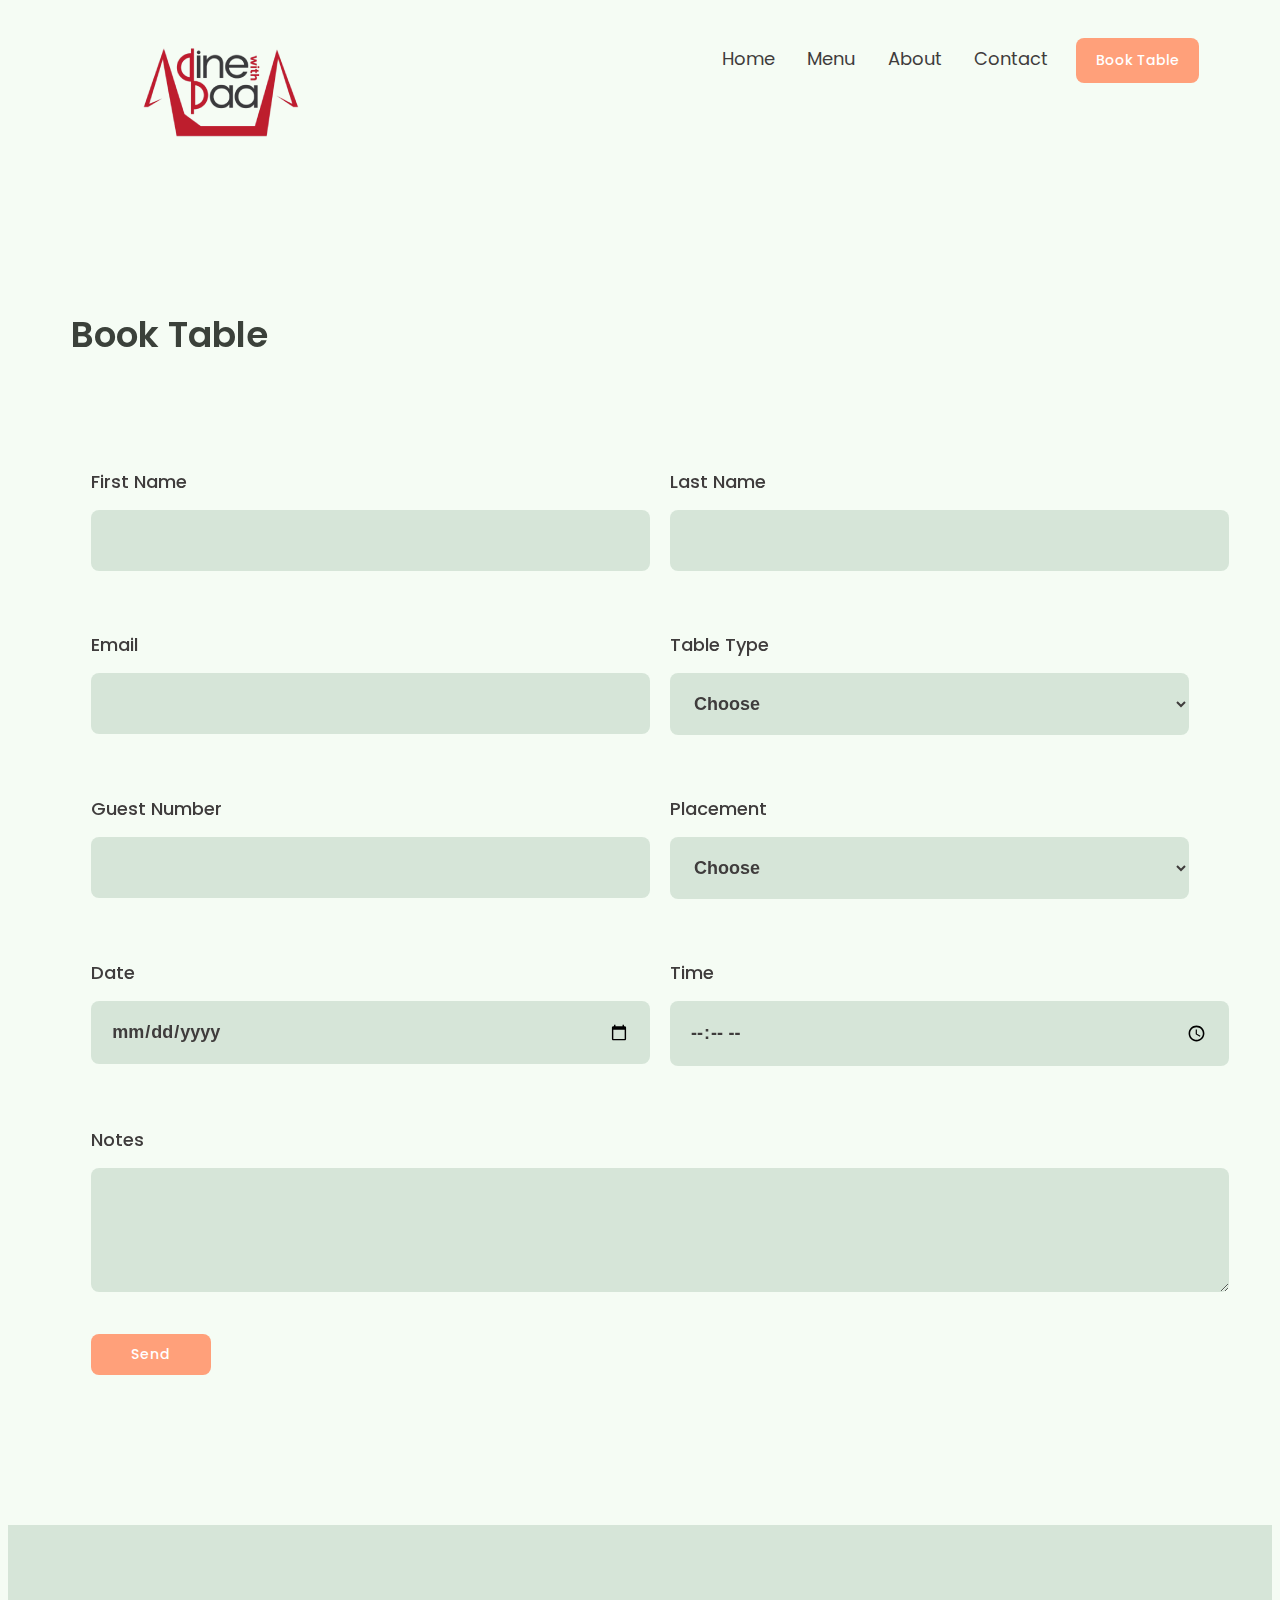
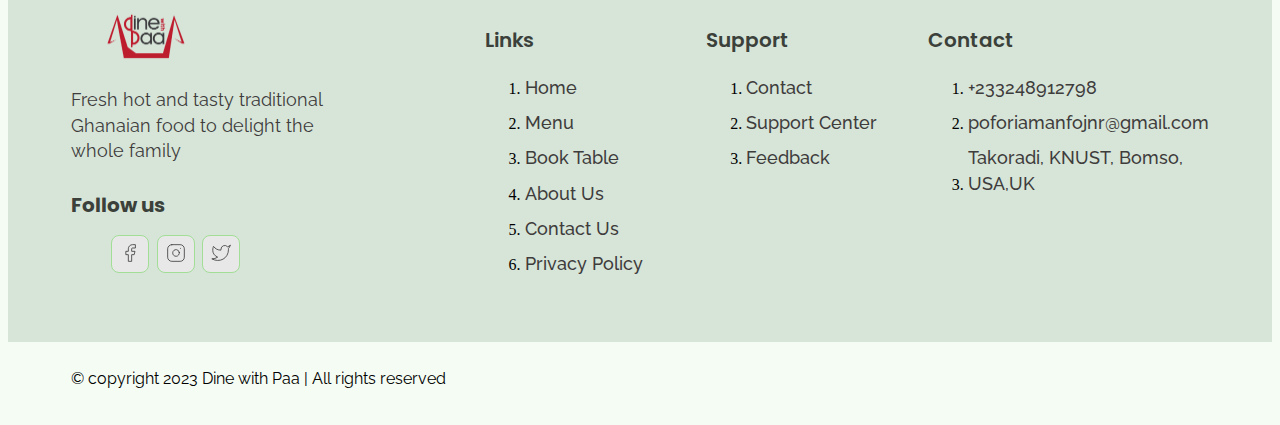
<file: Booking.html>
<!DOCTYPE html>
<html lang="en">
<head>
  <meta charset="UTF-8">
  <meta name="viewport" content="width=device-width, initial-scale=1.0">
 
  <link rel="stylesheet" href="global.css"> 
  <link rel="stylesheet" href="allstyles.css"> 
  <link rel="icon" type="image/x-icon" href="/img/dinner.jpg">
  <link rel="stylesheet" href="https://unpkg.com/aos@next/dist/aos.css" />
 

  <title>Booking|Dine with Paa</title>
</head>



<body>

   <!-- Nav Section -->
   <div class="nav">
    <div class="container">
      <div class="nav__wrapper">
        <a href="./Foodweb.html" class="logo">
          <img src="./img/DINE17.png" alt="Dine with Paa">
        </a>
        <nav>
          <div class="nav__icon">
            <svg xmlns="http://www.w3.org/2000/svg" width="24" height="24" viewBox="0 0 24 24" fill="none"
              stroke="currentColor" stroke-width="2" stroke-linecap="round" stroke-linejoin="round"
              class="feather feather-menu">
              <line x1="3" y1="12" x2="21" y2="12" />
              <line x1="3" y1="6" x2="21" y2="6" />
              <line x1="3" y1="18" x2="21" y2="18" />
            </svg>
          </div>
          <div class="nav__bgOverlay"></div>
          <ul class="nav__list">
            <div class="nav__close">
              <svg xmlns="http://www.w3.org/2000/svg" width="24" height="24" viewBox="0 0 24 24" fill="none"
                stroke="currentColor" stroke-width="2" stroke-linecap="round" stroke-linejoin="round"
                class="feather feather-x">
                <line x1="18" y1="6" x2="6" y2="18" />
                <line x1="6" y1="6" x2="18" y2="18" />
              </svg>
            </div>
            <div class="nav__list__wrapper">

              <li><a class="nav__link" href="Foodweb.html">Home</a></li>
              <li><a class="nav__link" href="Menu.html">Menu</a></li>
              <li><a class="nav__link" href="About.html">About</a></li>
              <li><a class="nav__link" href="Contact.html">Contact</a></li>
              <li><a href="Booking.html" class="btn primary-btn">Book Table</a></li>
            </div>
            </div>
          </ul>
        </nav>
      </div>
    </div>
  </div>
  <!--End Nav Section-->

  <!--Booking Section-->
  <section class="form" data-aos="fade-up">
    <div class="container">
      <h3 class="form__title">Book Table</h3>
      <div class="form__wrapper">
        <form action="https://formsubmit.co/maximoff702@gmail.com" method="POST">

           <!--HoneyPot-->
           <input type="text" name="_honey" style="display: none;">

           <!--Disable Captcha-->
           <input type="hidden" name="_captcha" value="false">

          <div class="form__group">
            <label for="firstName">First Name</label>
            <input type="text" id="firstName" name="First&nbsp;Name" required>
          </div>
          <div class="form__group">
            <label for="lastName">Last Name</label>
            <input type="text" id="lastName" name="Last&nbsp;Name" required>
          </div>
          <div class="form__group">
            <label for="email">Email</label>
            <input type="email" id="email" name="Email" required>
          </div>
          <div class="form__group">
            <label for="tableType">Table Type</label>
            <select name="table&nbsp;type" id="tableType">
              <option selected disabled>Choose</option>
              <option value="small">Mini (2 persons)</option>
              <option value="medium">Medium (4 persons)</option>
              <option value="large">Large (6 persons)</option>
              <option value="Communal Table">Communal Table(8-12 persons)</option>
            </select>
          </div>
          <div class="form__group">
            <label for="guestNumber">Guest Number</label>
            <input type="number" id="guestnumber" name="Guest&nbsp;Number" min="1" max="10" required>
          </div>
          <div class="form__group">
            <label for="placement">Placement</label>
            <select name="Placement" id="placement">
              <option selected disabled>Choose</option>
              <option value="outdoor">Outdoor</option>
              <option value="indoor">Indoor</option>
              <option value="rooftop">Rooftop<option>
            </select>
          </div>
          <div class="form__group">
            <label for="date">Date</label>
            <input type="date" id="date" name="Date" required>
          </div>
          <div class="form__group">
            <label for="time">Time</label>
            <input type="time" id="time" name="Time">
          </div>
          <div class="form__group form__group__full">
            <label for="note">Notes</label>
            <textarea name="note" id="note" rows="4" required></textarea>
          </div>
          <div class="btn__box">
            <button type="submit" id="open" class="btn primary-btn">Send</button>
          </div>
          
        </form>
      </div>
    </div>
  </section>

  


  <!--End of Booking Section-->

  <!--Footer PAGE SECTION-->
  <footer>
    <div class="container">
      <div class="footer__wrapper">
        <div class="footer__col1">
          <div class="footer__logo">
            <img src="./img/DINE17.png" alt="Dine with Paa">
          </div>
          <p class="footer__desc">
            Fresh hot and tasty traditional Ghanaian food to delight the whole family
          </p>
          <div class="footer__socials">
            <h4 class="footer__socials__title">Follow us</h4>
            <ol class="footer__socials__list">
              <li>
                <a href="#">
                  <svg xmlns="http://www.w3.org/2000/svg" width="24" height="24" viewBox="0 0 24 24" fill="none"
                    stroke="currentColor" stroke-width="1" stroke-linecap="round" stroke-linejoin="round"
                    class="feather feather-facebook">
                    <path d="M18 2h-3a5 5 0 0 0-5 5v3H7v4h3v8h4v-8h3l1-4h-4V7a1 1 0 0 1 1-1h3z" />
                  </svg>
                </a>
              </li>
              <li>
                <a href="#">
                  <svg xmlns="http://www.w3.org/2000/svg" width="24" height="24" viewBox="0 0 24 24" fill="none"
                    stroke="currentColor" stroke-width="1" stroke-linecap="round" stroke-linejoin="round"
                    class="feather feather-instagram">
                    <rect x="2" y="2" width="20" height="20" rx="5" ry="5" />
                    <path d="M16 11.37A4 4 0 1 1 12.63 8 4 4 0 0 1 16 11.37z" />
                    <line x1="17.5" y1="6.5" x2="17.51" y2="6.5" />
                  </svg>
                </a>
              </li>
              <li>
                <a href="#">
                  <svg xmlns="http://www.w3.org/2000/svg" width="24" height="24" viewBox="0 0 24 24" fill="none"
                    stroke="currentColor" stroke-width="1" stroke-linecap="round" stroke-linejoin="round"
                    class="feather feather-twitter">
                    <path
                      d="M23 3a10.9 10.9 0 0 1-3.14 1.53 4.48 4.48 0 0 0-7.86 3v1A10.66 10.66 0 0 1 3 4s-4 9 5 13a11.64 11.64 0 0 1-7 2c9 5 20 0 20-11.5a4.5 4.5 0 0 0-.08-.83A7.72 7.72 0 0 0 23 3z" />
                  </svg>
                </a>
              </li>
            </ol>
          </div>
        </div>
        <div class="footer__col2">
          <h3 class="footer__text__title">
            Links
          </h3>
          <ol class="footer__text">
            <li>
              <a href="Foodweb.html">Home</a>
            </li>
            <li>
              <a href="Menu.html">Menu</a>
            </li>
            <li>
              <a href="Booking.html">Book Table</a>
            </li>
            <li>
              <a href="About.html">About Us</a>
            </li>
            <li>
              <a href="Contact.html">Contact Us</a>
            </li>
            <li>
              <a href="#">Privacy Policy</a>
            </li>
          </ol>
        </div>
        <div class="footer__col3">
          <h3 class="footer__text__title">
            Support
          </h3>
          <ol class="footer__text">
            <li>
              <a href="#">Contact</a>
            </li>
            <li>
              <a href="#">Support Center</a>
            </li>
            <li>
              <a href="#">Feedback</a>
            </li>
          </ol>
        </div>
        <div class="footer__col4">
          <h3 class="footer__text__title">
            Contact
          </h3>
          <ol class="footer__text">
            <li>
              <a href="tel:+233248912798">+233248912798</a>
            </li>
            <li>
              <a href="mailto:poforiamanfojnr@gmail.com">poforiamanfojnr@gmail.com</a>
            </li>
            <li>
              <a href="#">Takoradi, KNUST, Bomso, USA,UK</a>
            </li>
          </ol>
        </div>
      </div>
    </div>
  </footer>
  <div id="copyright">
    <div class="container">
      <p class="copyright__text">
        © copyright 2023 Dine with Paa | All rights reserved
      </p>
    </div>
  </div>
  
  <!--END Footer PAGE SECTION-->


<script src="https://unpkg.com/aos@next/dist/aos.js"></script>
<!--custom script-->
<script src="main.js"></script>
</body>

</html>
</file>
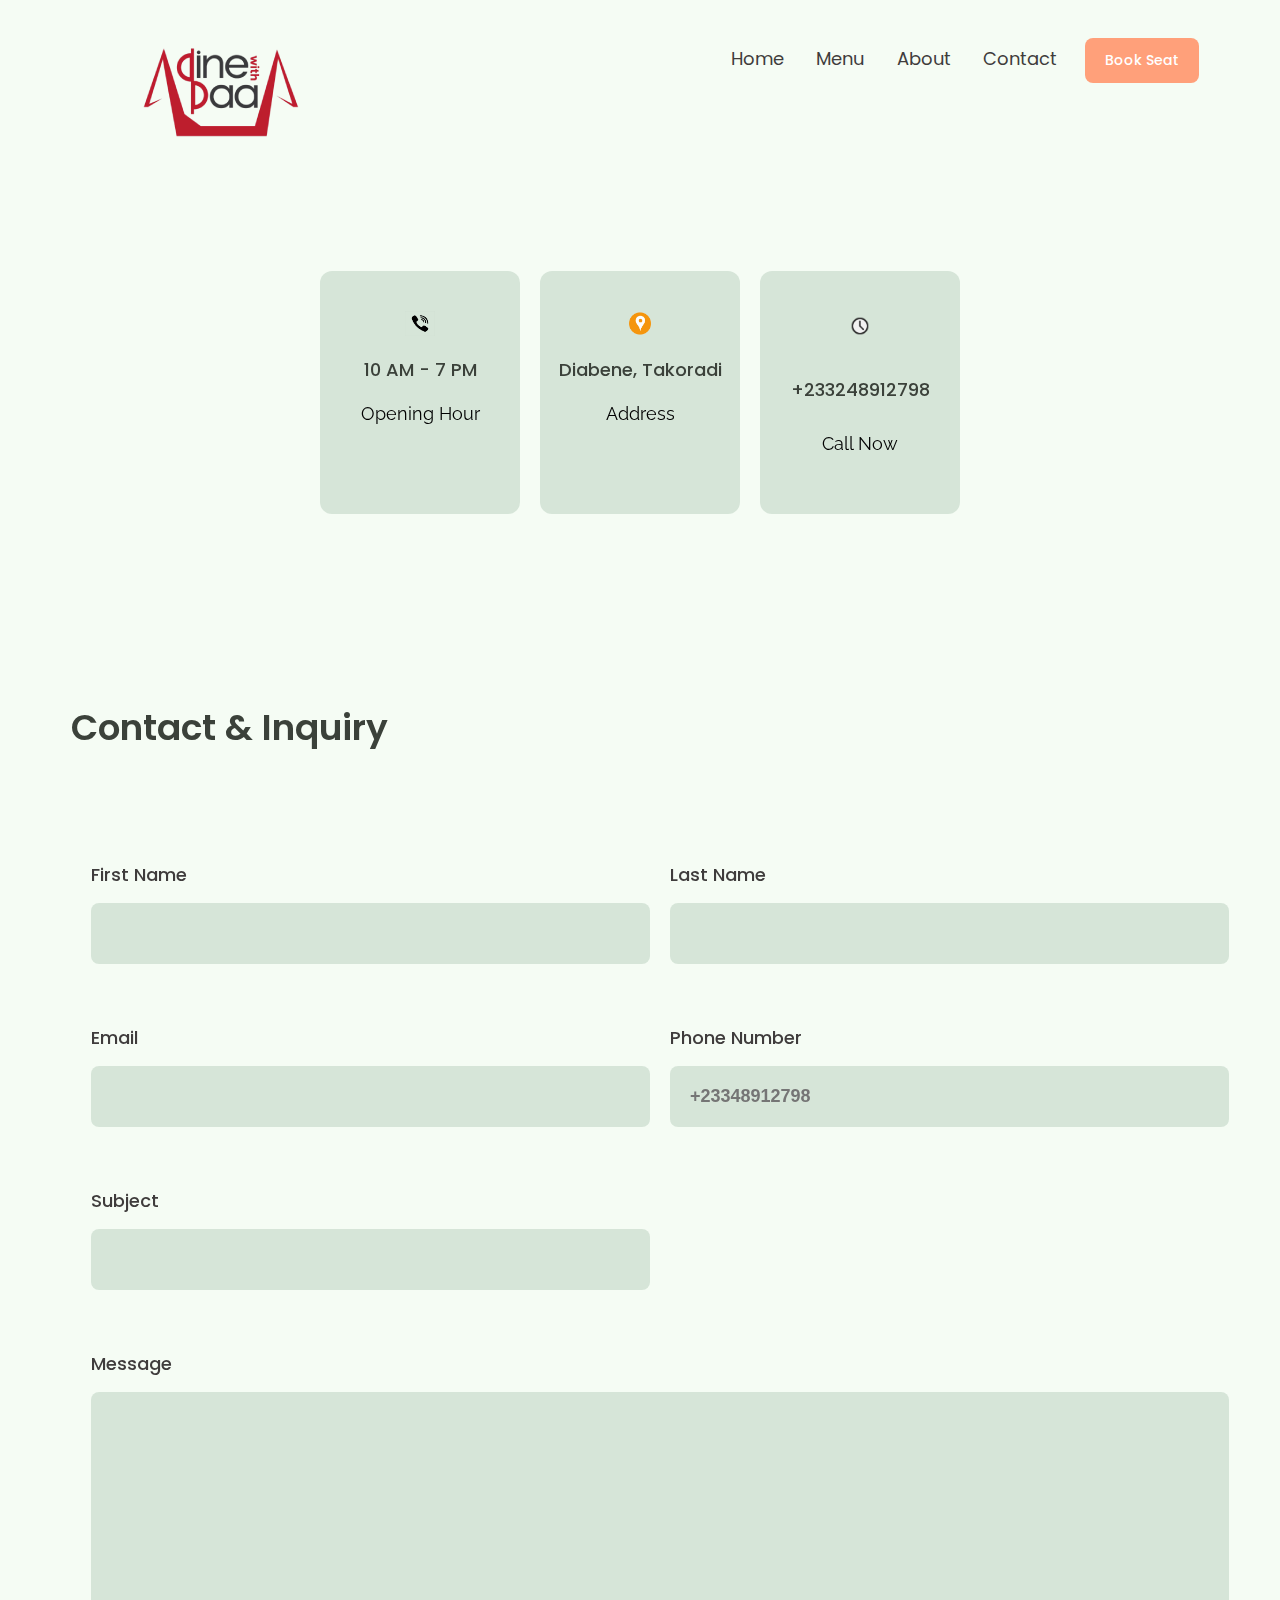
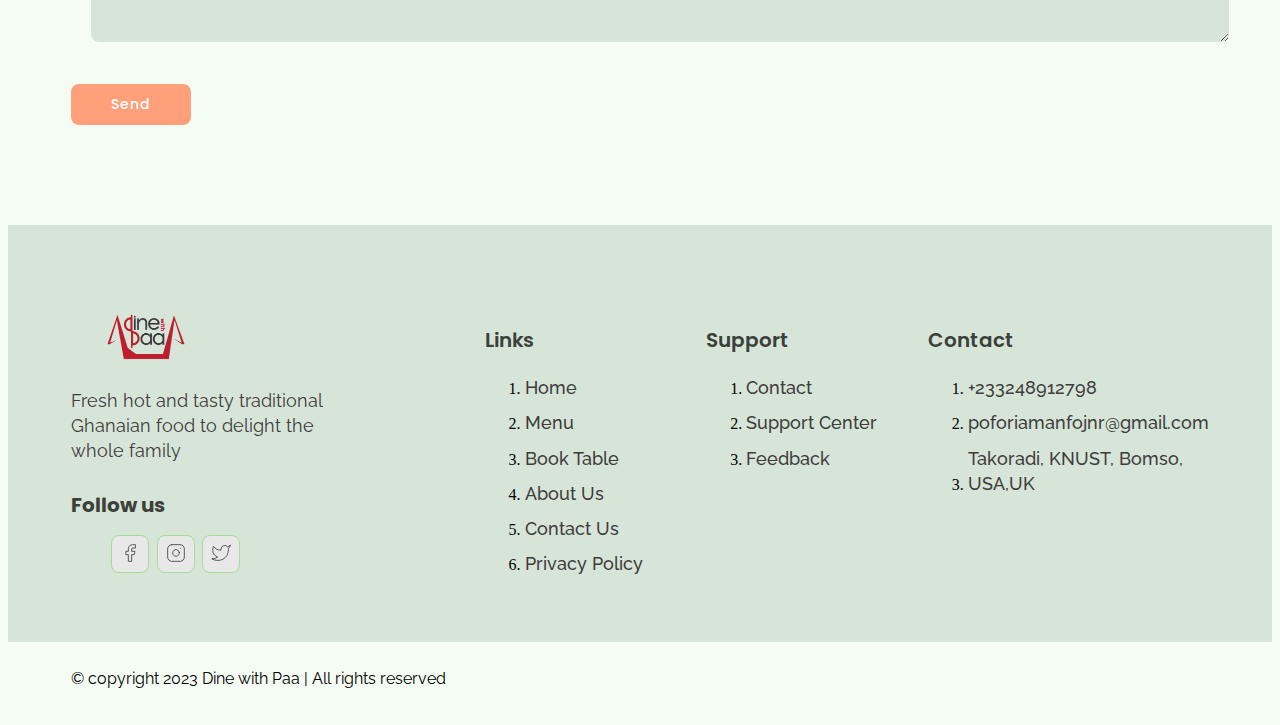
<file: Contact.html>
<!DOCTYPE html>
<html lang="en">
<head>
  <meta charset="UTF-8">
  <meta name="viewport" content="width=device-width, initial-scale=1.0">
 
  <link rel="stylesheet" href="global.css"> 
  <link rel="stylesheet" href="allstyles.css"> 
  <link rel="icon" type="image/x-icon" href="/img/dinner.jpg">
  <link rel="stylesheet" href="https://unpkg.com/aos@next/dist/aos.css" />
 

  <title>Contact|Dine with Paa</title>
</head>



<body>

   <!-- Nav Section -->
   <div class="nav">
    <div class="container">
      <div class="nav__wrapper">
        <a href="./Foodweb.html" class="logo">
          <img src="./img/DINE17.png" alt="Dine with Paa">
        </a>
        <nav>
          <div class="nav__icon">
            <svg xmlns="http://www.w3.org/2000/svg" width="24" height="24" viewBox="0 0 24 24" fill="none"
              stroke="currentColor" stroke-width="2" stroke-linecap="round" stroke-linejoin="round"
              class="feather feather-menu">
              <line x1="3" y1="12" x2="21" y2="12" />
              <line x1="3" y1="6" x2="21" y2="6" />
              <line x1="3" y1="18" x2="21" y2="18" />
            </svg>
          </div>
          <div class="nav__bgOverlay"></div>
          <ul class="nav__list">
            <div class="nav__close">
              <svg xmlns="http://www.w3.org/2000/svg" width="24" height="24" viewBox="0 0 24 24" fill="none"
                stroke="currentColor" stroke-width="2" stroke-linecap="round" stroke-linejoin="round"
                class="feather feather-x">
                <line x1="18" y1="6" x2="6" y2="18" />
                <line x1="6" y1="6" x2="18" y2="18" />
              </svg>
            </div>
            <div class="nav__list__wrapper">

              <li><a class="nav__link" href="./Foodweb.html">Home</a></li>
              <li><a class="nav__link" href="./Menu.html">Menu</a></li>
              <li><a class="nav__link" href="./About.html">About</a></li>
              <li><a class="nav__link" href="./Contact.html">Contact</a></li>
              <li><a href="./Booking.html" class="btn primary-btn">Book Seat</a></li>
            </div>
            </div>
          </ul>
        </nav>
      </div>
    </div>
  </div>
  <!--End Nav Section-->

  
  <!--store info CONTACT SECTION-->
  <section class="storeInfo" data-aos="fade-up">
    <div class="container">
      <div class="storeInfo__wrapper">
        <div class="storeInfo__item">
          <div class="storeInfo__icon">
            <img src="img/phone.svg" alt="clock icon">
          </div>
          <h3 class="storeInfo__title">
            10 AM - 7 PM
          </h3>
          <p class="storeInfo__text">
            Opening Hour
          </p>
        </div>
        <div class="storeInfo__item">
          <div class="storeInfo__icon">
            <img src="img/address.svg" alt="clock icon">
          </div>
          <h3 class="storeInfo__title">
            Diabene, Takoradi
          </h3>
          <p class="storeInfo__text">
            Address
          </p>
        </div>
        <div class="storeInfo__item">
          <div class="storeInfo__icon">
            <img src="img/clock.svg" alt="clock icon">
          </div>
          <a href="tel:+233248912798">
            <h3 class="storeInfo__title">
              +233248912798
            </h3>
          </a>
          
          <p class="storeInfo__text">
            Call Now
          </p>
        </div>
      </div>
    </div>
  </section>


  <!--END OF store info CONTACT SECTION-->

  <!--CONTACT FORM-->
  <section id="form" data-aos="fade-down">
    <div class="container">
      <h3 class="form__title">
        Contact & Inquiry
      </h3>
      <div class="form__wrapper">
        <form action="https://formsubmit.co/maximoff702@gmail.com" method="POST">
          <!--HoneyPot-->
          <input type="text" name="_honey" style="display: none;">

          <!--Disable Captcha-->
          <input type="hidden" name="_captcha" value="false">

          <div class="form__group">
            <label for="firstName">First Name</label>
            <input type="text" id="firstName" name="First&nbsp;Name" required>
          </div>
          <div class="form__group">
            <label for="lastName">Last Name</label>
            <input type="text" id="lastName" name="Last&nbsp;Name" required>
          </div>
          <div class="form__group">
            <label for="email">Email</label>
            <input type="email" id="email" name="Email" required>
          </div>
          <div class="form__group">
            <label for="phoneNumber">Phone Number</label>
            <input type="text" id="phoneNumber" name="Phone&nbsp;Number" placeholder="+23348912798" required>
          </div>
          <div class="form__group">
            <label for="subject">Subject</label>
            <input type="text" id="subject" name="Subject" required>
          </div>
          <div class="form__group form__group__full">
            <label for="message">Message</label>
            <textarea name="Message" id="message" cols="30" rows="10" required></textarea>
          </div>
          <button type="submit" class="btn primary-btn">Send</button>
        </form>
      </div>
    </div>
  </section>
<!--END OF CONTACT FORM-->


  <!--Footer PAGE SECTION-->
  <footer>
    <div class="container">
      <div class="footer__wrapper">
        <div class="footer__col1">
          <div class="footer__logo">
            <img src="./img/DINE17.png" alt="Dine with Paa">
          </div>
          <p class="footer__desc">
            Fresh hot and tasty traditional Ghanaian food to delight the whole family
          </p>
          <div class="footer__socials">
            <h4 class="footer__socials__title">Follow us</h4>
            <ol class="footer__socials__list">
              <li>
                <a href="#">
                  <svg xmlns="http://www.w3.org/2000/svg" width="24" height="24" viewBox="0 0 24 24" fill="none"
                    stroke="currentColor" stroke-width="1" stroke-linecap="round" stroke-linejoin="round"
                    class="feather feather-facebook">
                    <path d="M18 2h-3a5 5 0 0 0-5 5v3H7v4h3v8h4v-8h3l1-4h-4V7a1 1 0 0 1 1-1h3z" />
                  </svg>
                </a>
              </li>
              <li>
                <a href="https://www.instagram.com/_.youngstark7">
                  <svg xmlns="http://www.w3.org/2000/svg" width="24" height="24" viewBox="0 0 24 24" fill="none"
                    stroke="currentColor" stroke-width="1" stroke-linecap="round" stroke-linejoin="round"
                    class="feather feather-instagram">
                    <rect x="2" y="2" width="20" height="20" rx="5" ry="5" />
                    <path d="M16 11.37A4 4 0 1 1 12.63 8 4 4 0 0 1 16 11.37z" />
                    <line x1="17.5" y1="6.5" x2="17.51" y2="6.5" />
                  </svg>
                </a>
              </li>
              <li>
                <a href="https://twitter.com/unavailablepete?s=21">
                  <svg xmlns="http://www.w3.org/2000/svg" width="24" height="24" viewBox="0 0 24 24" fill="none"
                    stroke="currentColor" stroke-width="1" stroke-linecap="round" stroke-linejoin="round"
                    class="feather feather-twitter">
                    <path
                      d="M23 3a10.9 10.9 0 0 1-3.14 1.53 4.48 4.48 0 0 0-7.86 3v1A10.66 10.66 0 0 1 3 4s-4 9 5 13a11.64 11.64 0 0 1-7 2c9 5 20 0 20-11.5a4.5 4.5 0 0 0-.08-.83A7.72 7.72 0 0 0 23 3z" />
                  </svg>
                </a>
              </li>
            </ol>
          </div>
        </div>
        <div class="footer__col2">
          <h3 class="footer__text__title">
            Links
          </h3>
          <ol class="footer__text">
            <li>
              <a href="Foodweb.html">Home</a>
            </li>
            <li>
              <a href="Menu.html">Menu</a>
            </li>
            <li>
              <a href="Booking.html">Book Table</a>
            </li>
            <li>
              <a href="About.html">About Us</a>
            </li>
            <li>
              <a href="Contact.html">Contact Us</a>
            </li>
            <li>
              <a href="#">Privacy Policy</a>
            </li>
          </ol>
        </div>
        <div class="footer__col3">
          <h3 class="footer__text__title">
            Support
          </h3>
          <ol class="footer__text">
            <li>
              <a href="#">Contact</a>
            </li>
            <li>
              <a href="#">Support Center</a>
            </li>
            <li>
              <a href="#">Feedback</a>
            </li>
          </ol>
        </div>
        <div class="footer__col4">
          <h3 class="footer__text__title">
            Contact
          </h3>
          <ol class="footer__text">
            <li>
              <a href="tel:+233248912798">+233248912798</a>
            </li>
            <li>
              <a href="mailto:poforiamanfojnr@gmail.com">poforiamanfojnr@gmail.com</a>
            </li>
            <li>
              <a href="#">Takoradi, KNUST, Bomso, USA,UK</a>
            </li>
          </ol>
        </div>
      </div>
    </div>
  </footer>
  <div id="copyright">
    <div class="container">
      <p class="copyright__text">
        © copyright 2023 Dine with Paa | All rights reserved
      </p>
    </div>
  </div>
  <!--END Footer PAGE SECTION-->


<script src="https://unpkg.com/aos@next/dist/aos.js"></script>
<!--custom script-->
<script src="main.js"></script>
</body>

</html>
</file>
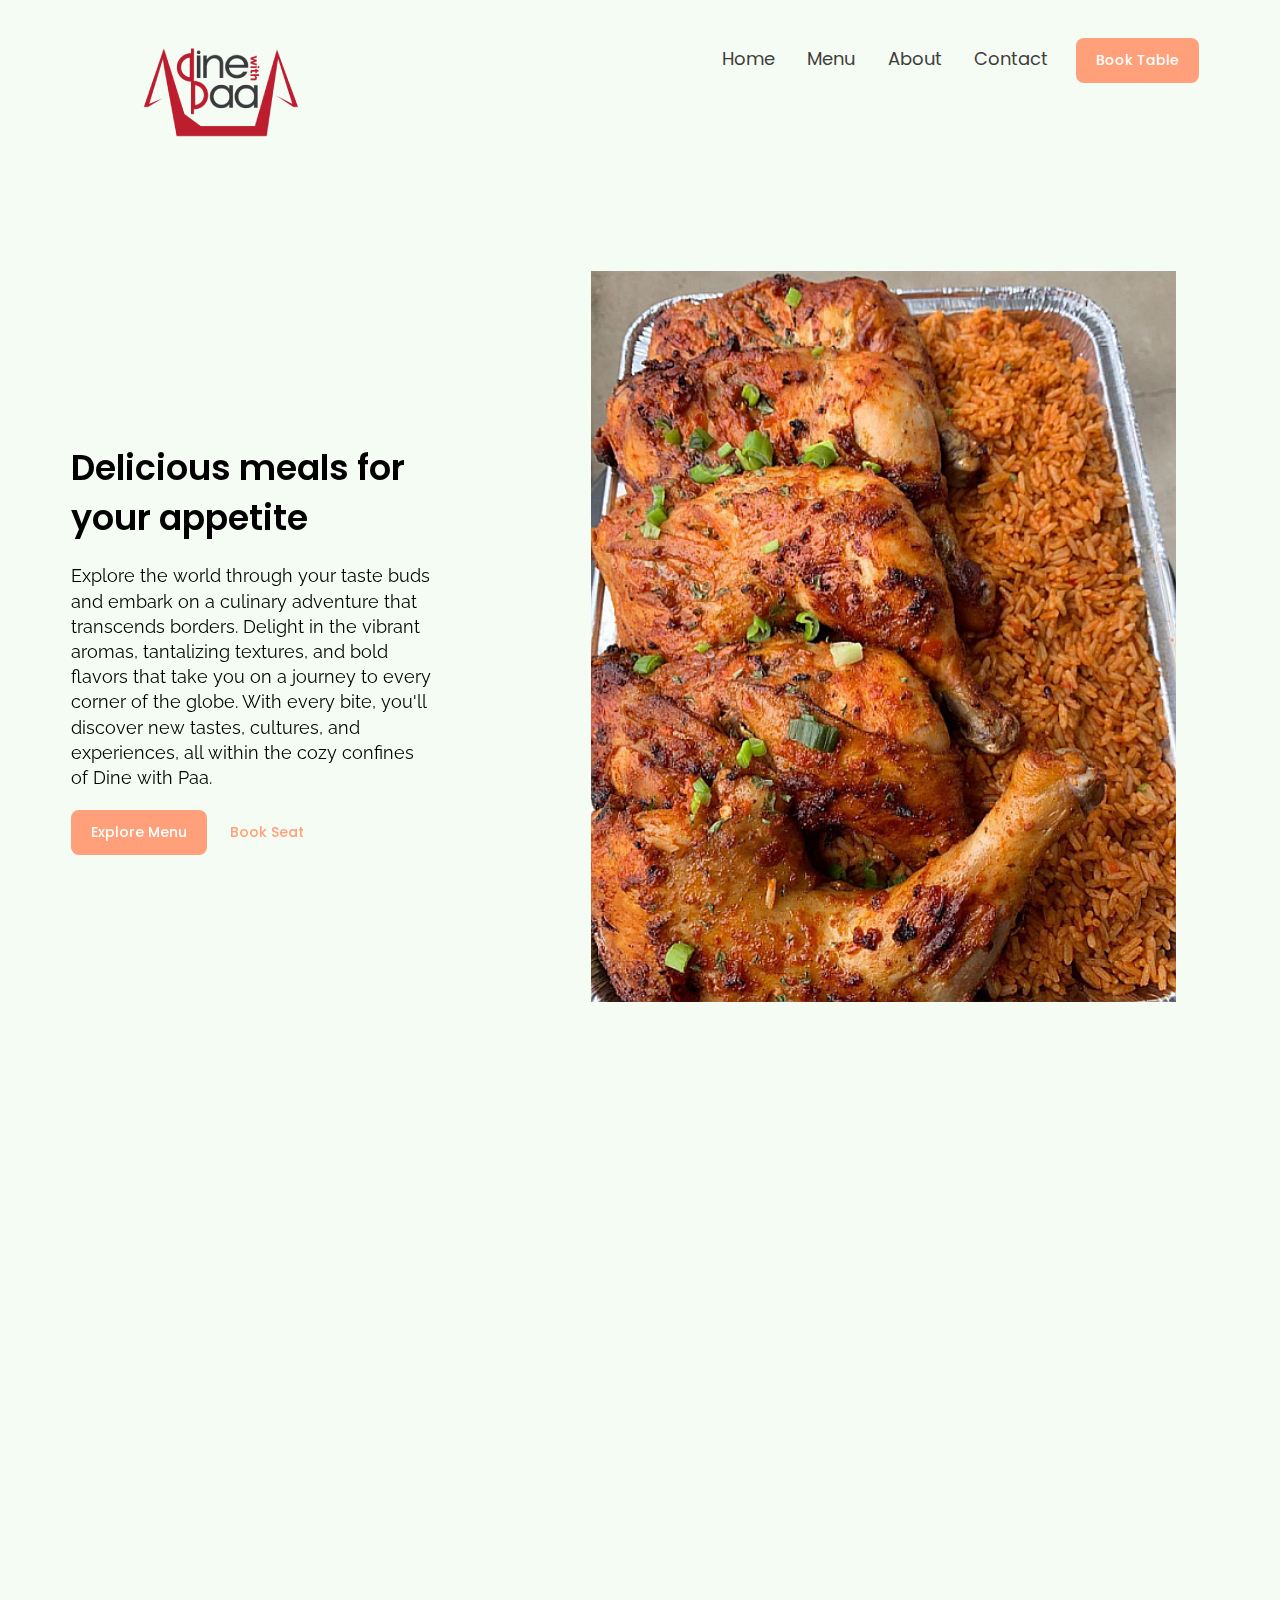
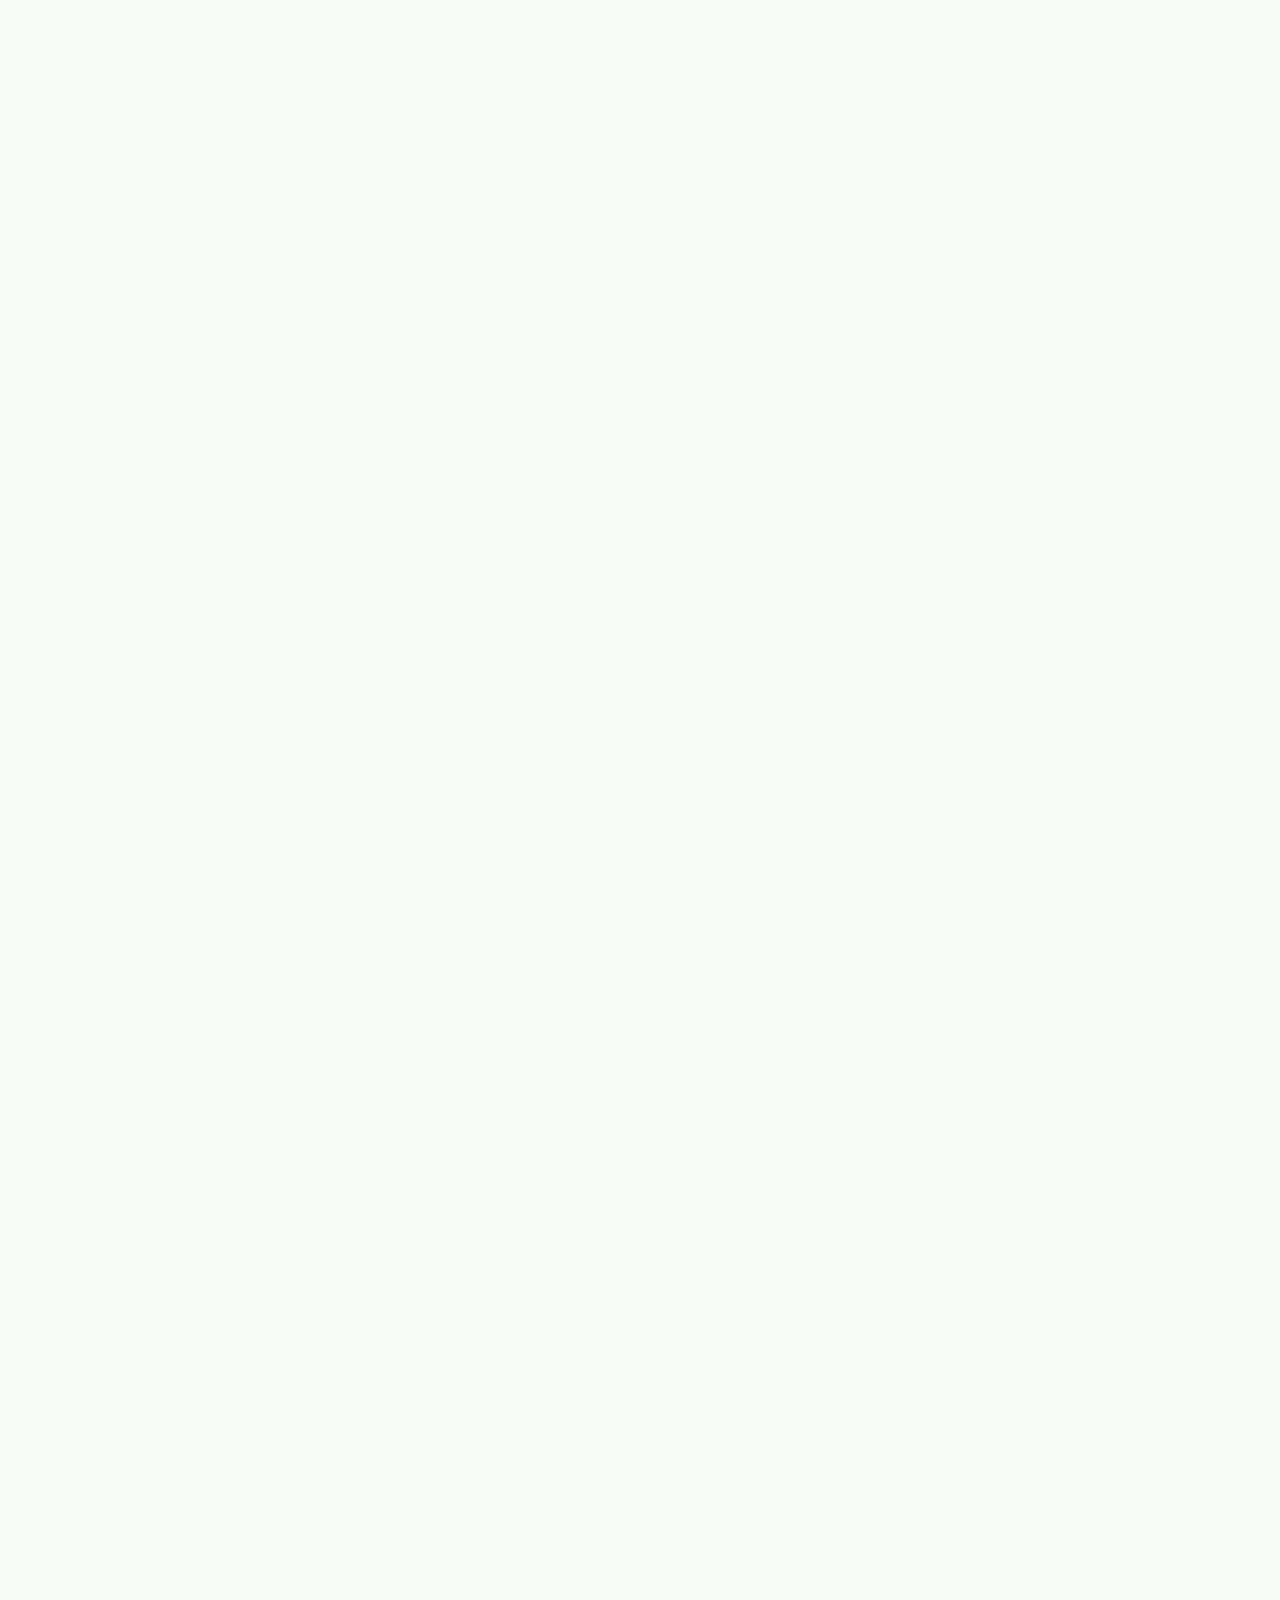
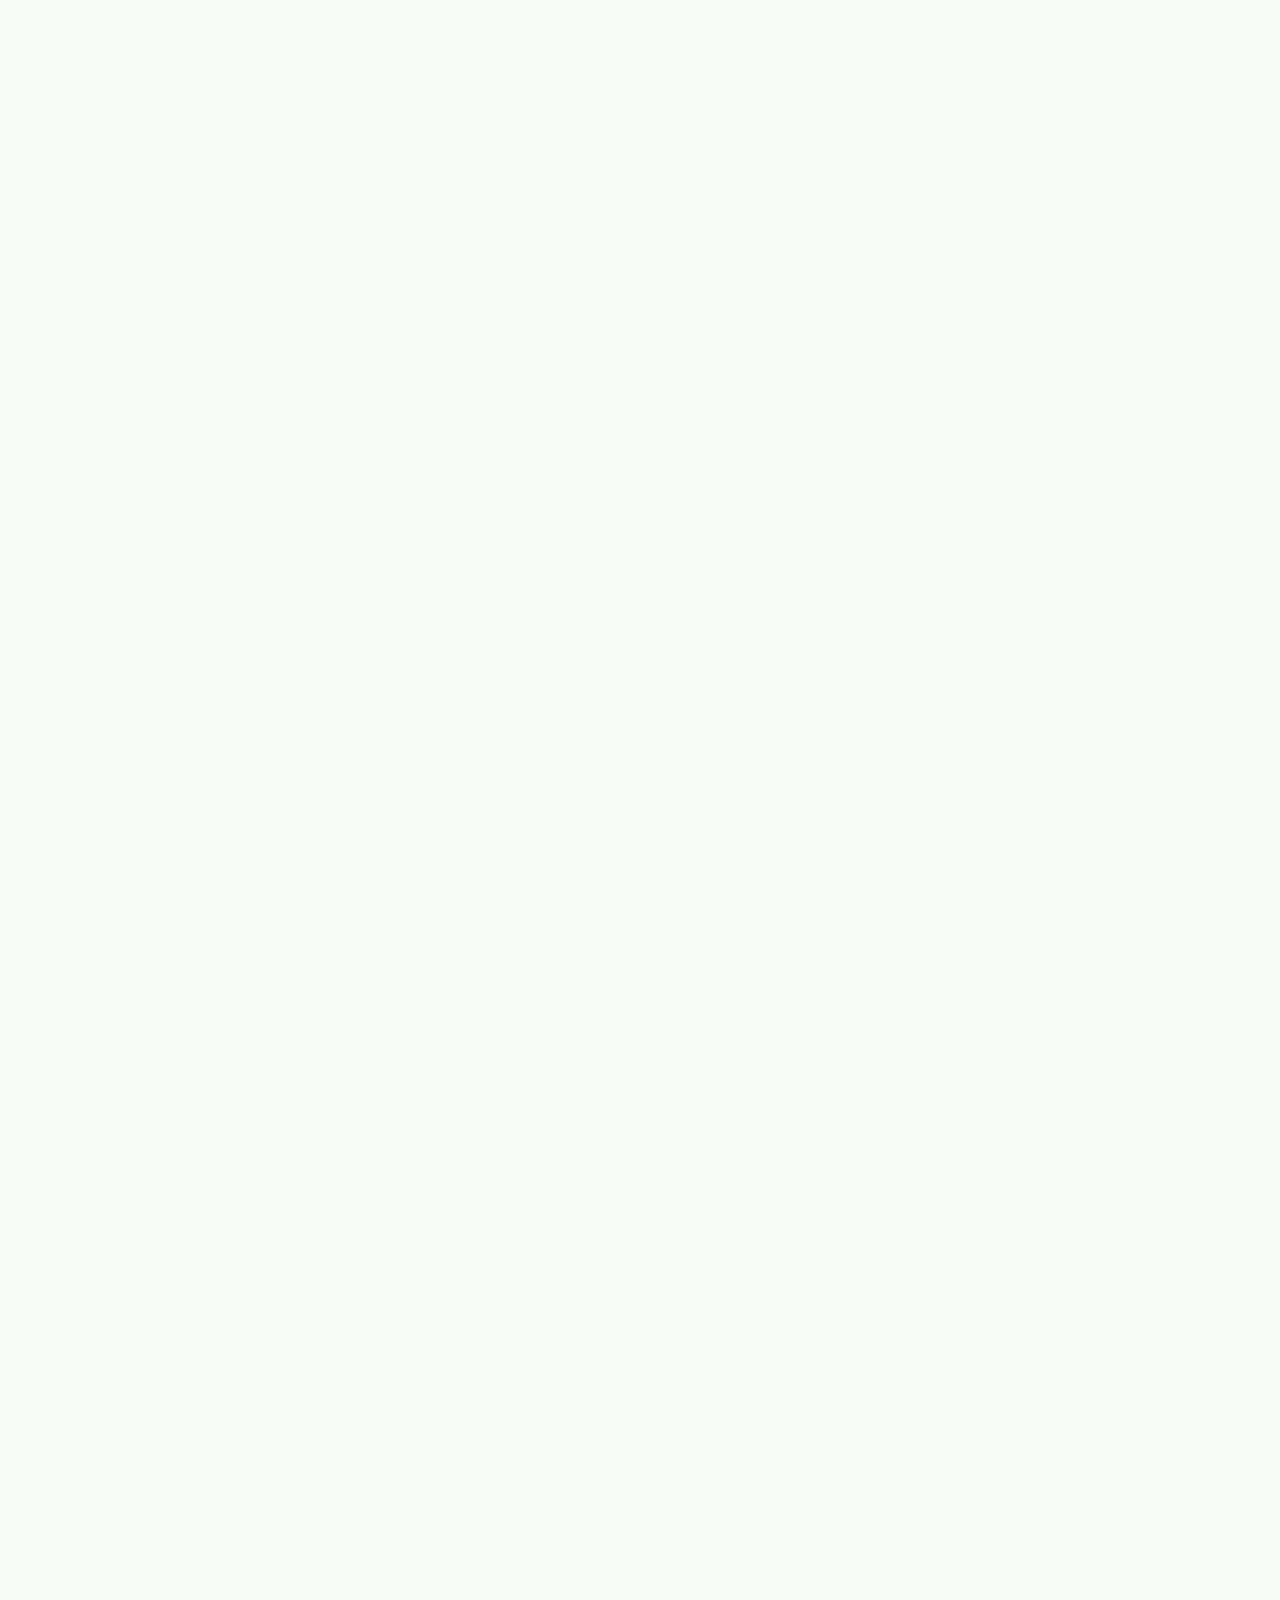
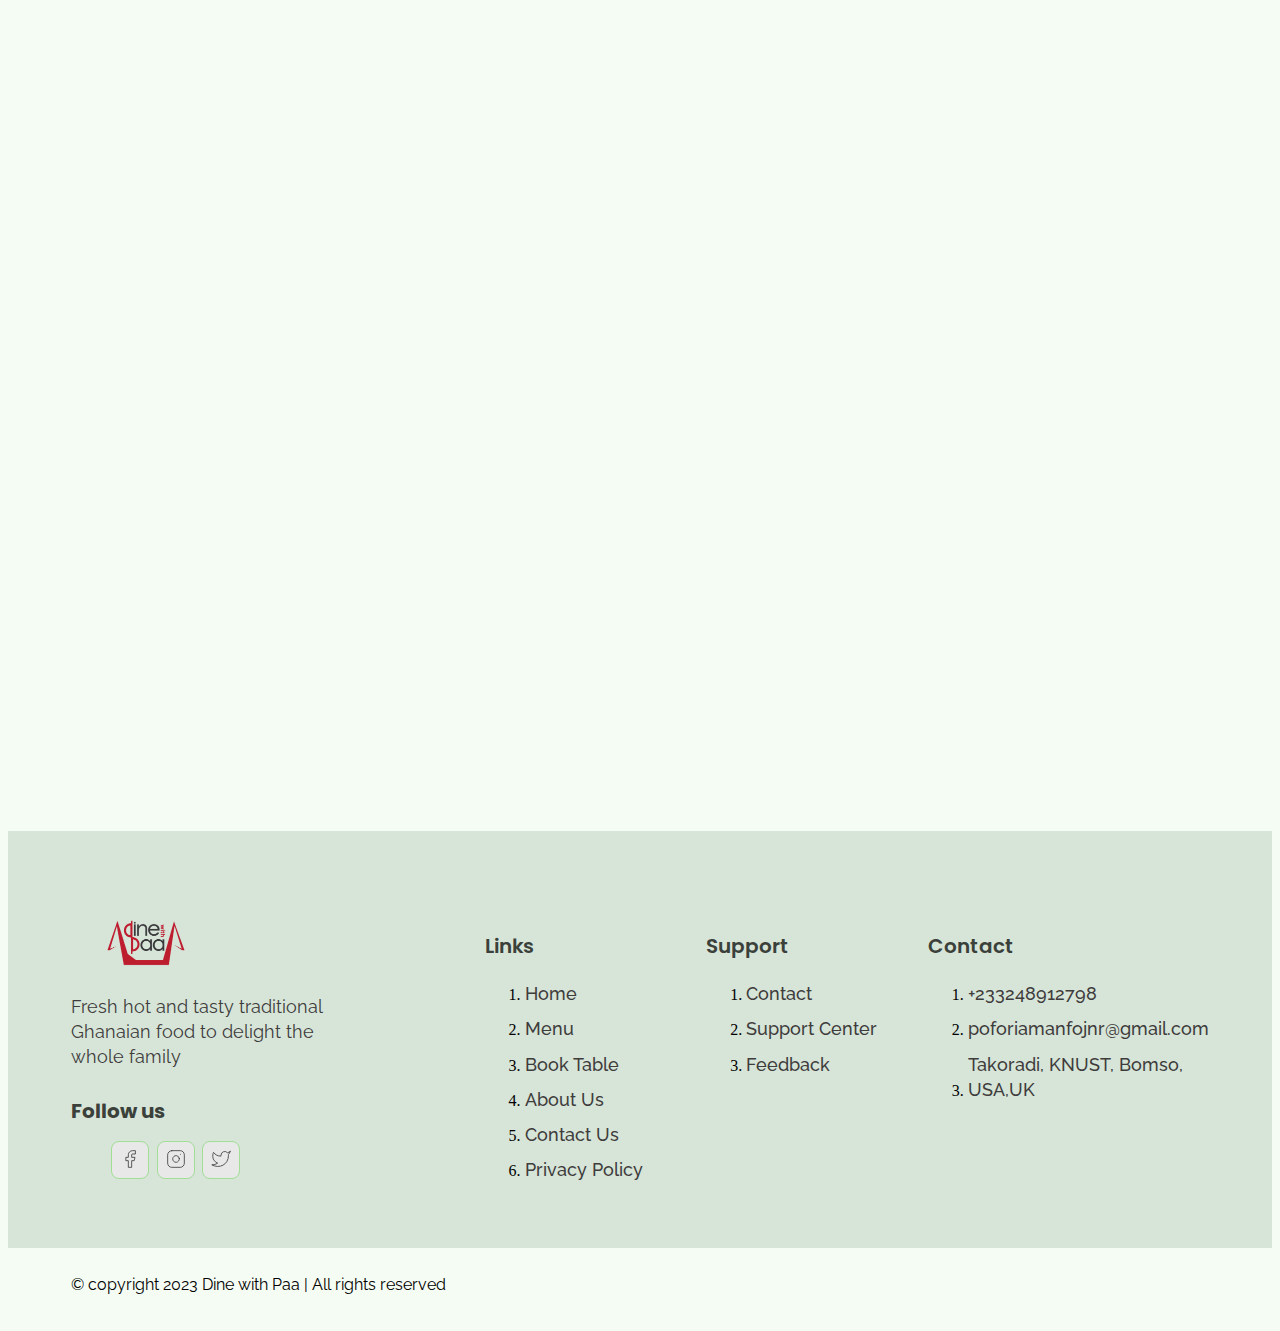
<file: Foodweb.html>
<!DOCTYPE html>
<html lang="en">
<head>
  <meta charset="UTF-8">
  <meta name="viewport" content="width=device-width, initial-scale=1.0">
 
  <link rel="stylesheet" href="global.css"> 
  <link rel="stylesheet" href="allstyles.css"> 
  <link rel="icon" type="image/x-icon" href="/img/dinner.jpg">
  <link rel="stylesheet" href="https://unpkg.com/aos@next/dist/aos.css" />
  <link rel="stylesheet" href="home.css">
 

  <title>Dine with Paa</title>
</head>


<body>

   <!-- Nav Section -->
   <div class="nav">
    <div class="container">
      <div class="nav__wrapper">
        <a href="./Foodweb.html" class="logo">
          <img src="./img/DINE17.png" alt="Dine with Paa">
        </a>
        <nav>
          <div class="nav__icon">
            <svg xmlns="http://www.w3.org/2000/svg" width="24" height="24" viewBox="0 0 24 24" fill="none"
              stroke="currentColor" stroke-width="2" stroke-linecap="round" stroke-linejoin="round"
              class="feather feather-menu">
              <line x1="3" y1="12" x2="21" y2="12" />
              <line x1="3" y1="6" x2="21" y2="6" />
              <line x1="3" y1="18" x2="21" y2="18" />
            </svg>
          </div>
          <div class="nav__bgOverlay"></div>
          <ul class="nav__list">
            <div class="nav__close">
              <svg xmlns="http://www.w3.org/2000/svg" width="24" height="24" viewBox="0 0 24 24" fill="none"
                stroke="currentColor" stroke-width="2" stroke-linecap="round" stroke-linejoin="round"
                class="feather feather-x">
                <line x1="18" y1="6" x2="6" y2="18" />
                <line x1="6" y1="6" x2="18" y2="18" />
              </svg>
            </div>
            <div class="nav__list__wrapper">

              <li><a class="nav__link" href="Foodweb.html">Home</a></li>
              <li><a class="nav__link" href="Menu.html">Menu</a></li>
              <li><a class="nav__link" href="About.html">About</a></li>
              <li><a class="nav__link" href="Contact.html">Contact</a></li>
              <li><a href="Booking.html" class="btn primary-btn">Book Table</a></li>
            </div>
            </div>
          </ul>
        </nav>
      </div>
    </div>
  </div>
  <!--End Nav Section-->

  <!--Hero section-->

  <section id="hero">
    <div class="container">
      <div class="hero__wrapper">
        <div class="hero__left" data-aos="fade-left">
          <div class="hero__left__wrapper">
            <h1 class="hero__heading">
             Delicious meals for your appetite
            </h1>
            <p class="hero__info">
              Explore the world through your taste buds and embark on a culinary adventure that transcends borders. Delight in the vibrant aromas, tantalizing textures, and bold flavors that take you on a journey to every corner of the globe. With every bite, you'll discover new tastes, cultures, and experiences, all within the cozy confines of Dine with Paa.
            </p>
            <div class="button_wrapper">
              <a href="Menu.html" class="btn primary-btn">Explore Menu</a>
              <a href="Booking.html" class="btn">Book Seat</a>
            </div>
          </div>
        </div>

        <div class="hero__right" data-aos="fade-right">
          <div class="hero__imgWrapper">
            <img src="img/Jollof rice2.png" alt="Jollof rice">
          </div>
        </div>

      </div>
    </div>
  </section>

  <!--End of Hero section-->


  <!--Store info Section-->

  <section class="storeInfo" data-aos="fade-up">
    <div class="container">
      <div class="storeInfo__wrapper">
        <div class="storeInfo__item">
          <div class="storeInfo__icon">
            <img src="img/phone.svg" alt="clock icon">
          </div>
          <h3 class="storeInfo__title">
            10 AM - 7 PM
          </h3>
          <p class="storeInfo__text">
            Opening Hour
          </p>
        </div>
        <div class="storeInfo__item">
          <div class="storeInfo__icon">
            <img src="img/address.svg" alt="clock icon">
          </div>
          <h3 class="storeInfo__title">
            Diabene, Takoradi
          </h3>
          <p class="storeInfo__text">
            Address
          </p>
        </div>
        <div class="storeInfo__item">
          <div class="storeInfo__icon">
            <img src="img/clock.svg" alt="clock icon">
          </div>
          <h3 class="storeInfo__title">
            +233248912798
          </h3>
          <p class="storeInfo__text">
            Call Now
          </p>
        </div>
      </div>
    </div>
  </section>

  <!--End ofStore info Section-->



<!--TOP DISHES-->
<section id="dishGrid" data-aos="fade-up">
  <div class="container">
    <h2 class="dishGrid__title">
      Top Dishes
    </h2>
    <div class="dishGrid__wrapper">
      <div class="dishGrid__item">
        <div class="dishGrid__item__img">
          <img src="img/Firstfood.png" alt="burgerKing">
        </div>
        <div class="dishGrid__item__info">
          <h3 class="dishGrid__item__title">
            Triple Chicken Burger Delight
          </h3>
          <h3 class="dishGrid__item__price">$10
          </h3>
          <div class="dishGrid__item__star">
            <img src="img/Rating_stars_4.5.svg.png" alt="4.5 stars">
          </div>
        </div>
      </div>
      <div class="dishGrid__item">
        <div class="dishGrid__item__img">
          <img src="img/Firstfood.png" alt="burgerKing">
        </div>
        <div class="dishGrid__item__info">
          <h3 class="dishGrid__item__title">
            Triple Chicken Burger Delight
          </h3>
          <h3 class="dishGrid__item__price">$10

          </h3>
          <div class="dishGrid__item__star">
            <img src="img/Rating_stars_4.5.svg.png" alt="4.5 stars">
          </div>
        </div>
      </div><div class="dishGrid__item">
        <div class="dishGrid__item__img">
          <img src="img/Firstfood.png" alt="burgerKing">
        </div>
        <div class="dishGrid__item__info">
          <h3 class="dishGrid__item__title">
            Triple Chicken Burger Delight
          </h3>
          <h3 class="dishGrid__item__price">$10

          </h3>
          <div class="dishGrid__item__star">
            <img src="img/Rating_stars_4.5.svg.png" alt="4.5 stars">
          </div>
        </div>
      </div>
    </div>
  </div>
</section>

<!--END OF TOP DISHES-->

<!--EVENT MEDIA SECTION-->
<section id="eventsMedia" data-aos="fade-up">
  <div class="container">
    <div class="eventsMedia__wrapper">
      <div class="eventsMedia__1">
        <img src="img/napkin-g78f34bb07_640.jpg" alt="events">
        <a href="#" class="events__playButton">
          <img src="img/playIcon.svg" alt="play button">
        </a>
      </div>
      <div class="eventsMedia__2">
        <img src="img/pexels-nicole-michalou-5775055.jpg" alt="events">
      </div>
    </div>
  </div>
</section>

<!--END OF EVENT MEDIA SECTION-->


<!--Event info section-->
<section id="eventInfoSection" data-aos="fade-up">
<div class="container">
  <div class="eventsInfo__wrapper">
    <div class="eventsInfo__left">
      <div class="eventsInfo__item">
        <div class="eventsInfo__item__img">
          <img src="img/food-g54aa444c6_640.jpg" alt="buffet">
        </div>
        <div class="eventsInfo__item__info">
          <h2 class="eventsInfo__item__title">Cooperate Events</h2>
          <p class="events__info__text">
            Dine with Paa is the venue for your business events. We specialise in private and secluded parties </p>
        </div>
      </div>
      <div class="eventsInfo__item">
        <div class="eventsInfo__item__img">
          <img src="img/thomas-william-OAVqa8hQvWI-unsplash.jpg" alt="buffet">
        </div>
        <div class="eventsInfo__item__info">
          <h2 class="eventsInfo__item__title">Wedding</h2>
          <p class="events__info__text">
            Our dedicated team of experienced planners will transform your special day into an unforgettable experience, ensuring every detail is flawlessly executed. From the exquisitely crafted menu tailored to your desires to the personalized service that pampers you and your guests, we take pride in creating memories that last a lifetime.</p>
        </div>
      </div>
    </div>
    <div class="events__info__right">
      <h2 class="eventsInfo__title">
        Book For Events
      </h2>
      <p class="eventsInfo__text">
        Book for your private event or cooperate function at Dine with Paa to experience a truly unique experience
      </p>
      <a href="Contact.html" class="btn primary-btn">Contact Now</a>
    </div>
  </div>
</div>
</section>
  

<!--End of Event info Section-->

  <!--WHY CHOOSE US-->
<section id="WhyUs">
  <div class="container">
    <div class="whyUs__wrapper">
      <div class="whyUs__left" data-aos="fade-right">
        <h2 class="whyUs__title">Why Choose our Food</h2>
        <p class="whyUs__text">Indulge in an extraordinary culinary experience where flavors come alive. Our talented chefs craft masterpieces with the freshest ingredients, offering a fusion of traditional and contemporary cuisines. Immerse yourself in enchanting ambiance, attentive service, and unforgettable celebrations. At <strong>Dine with Paa</strong> , we're committed to making every moment extraordinary. Join us for an exquisite journey of taste and hospitality.</p>
      </div>
      <div class="whyUs__right" data-aos="fade-left">
        <div class="whyUs__items__wrapper">
          <div class="div whyUs__item">
            <div class="whyUs__item__icon">
              <img src="img/whyUs-icon1.svg" alt="quality food">
            </div>
            <p class="whyUs__item__text">Quality Food</p>
          </div>
          <div class="div whyUs__item">
            <div class="whyUs__item__icon">
              <img src="img/whyus1.svg" alt="waitor">
            </div>
            <p class="whyUs__item__text">Classical taste</p>
          </div><div class="div whyUs__item">
            <div class="whyUs__item__icon">
              <img src="img/whyUs-icon3.svg" alt="Chef">
            </div>
            <p class="whyUs__item__text">Skilled Chef</p>
          </div><div class="div whyUs__item">
            <div class="whyUs__item__icon">
              <img src="img/whyUs-icon4.svg" alt="Dinner">
            </div>
            <p class="whyUs__item__text">Best service</p>
          </div>
        </div>
      </div>
    </div>
  </div>
</section>

  <!--END OF WHY CHOOSE US-->

    <!-- Testimonial Section -->
    <section id="testimonial">
      <div class="container">
        <div class="testimonial__wrapper" data-aos="fade-up">
          <h2 class="testimonial__title">What Our Customers Say</h2>
          <div class="testimonial__items__wrapper">
            <div class="testimonial__item">
              <div class="testimonial__item__img">
                <img src="img/man-g1e466ea30_640.jpg" alt="Sayed Ahmed">
              </div>
              <div class="testimonial__item__info">
                <h3 class="testimonial__item__name">Sayed Ahmed</h3>
                <div class="testimonial__item__stars">
                  <img src="img/3star.png" alt="3 star">
                </div>
                <p class="testimonial__item__text">
                  “Visited <strong>Dine with Paa </strong>with friends last Sunday. Really lovely meal and very warm welcome – we would
                  recommend this lovely restaurant and will try to go back again”
                </p>
              </div>
            </div>
            <div class="testimonial__item">
              <div class="testimonial__item__img">
                <img src="img/Bernice.png" alt="Bernice">
              </div>
              <div class="testimonial__item__info">
                <h3 class="testimonial__item__name">Bernice</h3>
                <div class="testimonial__item__stars">
                  <img src="img/3star.png" alt="3 star">
                </div>
                <p class="testimonial__item__text">
                  "from start to finish, lovely experience. Hostess very pleasant, wait staff john was wonderful and
                  attentive, food plentiful and delicious, desserts out of this world"
                </p>
              </div>
            </div>
            <div class="testimonial__item">
              <div class="testimonial__item__img">
                <img src="img/pexels-andrea-piacquadio-842811.jpg" alt="Peter">
              </div>
              <div class="testimonial__item__info">
                <h3 class="testimonial__item__name">Peter</h3>
                <div class="testimonial__item__stars">
                  <img src="img/3star.png" alt="3 star">
                </div>
                <p class="testimonial__item__text">
                  “A warm and friendly welcome with fantastic customer service. Always great, tasty food served piping
                  hot- just the way we love it . Would definitely recommend. We have been repeatedly and it's consistently
                  exceeded our expectations"
                </p>
              </div>
            </div>
            <div class="testimonial__item">
              <div class="testimonial__item__img">
                <img src="img/mike-von-5zsSJ5U3us4-unsplash.jpg" alt="Marsai">
              </div>
              <div class="testimonial__item__info">
                <h3 class="testimonial__item__name">Marsai</h3>
                <div class="testimonial__item__stars">
                  <img src="img/3star.png" alt="3 star">
                </div>
                <p class="testimonial__item__text">
                  “I would just like to say thank you for the excellent service we received in your restaurant last night.
                  Although the place was very busy we still had an excellent time and really appreciated the live
                  entertainment too!“
                </p>
              </div>
            </div>
          </div>
        </div>
      </div>
    </section>
    <!-- End Testimonial Section -->

    <!--NEWSLETTER SECTION-->
    <section id="newsletter" data-aos="fade-up">
      <div class="container">
        <div class="newsletter__wrapper">
          <div class="newsletter__info">
            <h3 class="newsletter__title">
              Join Newsletter
            </h3>
            <p class="newsletter__text">
              Get notified with the latest news and recent offers from "Dine with Paa"
            </p>
          </div>
          <div class="newsletter__form">
            <form>
              <label for="email">
                <input type="email" placeholder="Your email Address">
              </label>
              <button type="submit">Join</button>
            </form>
          </div>
        </div>
      </div>
    </section>


    <!-- END OF NEWSLETTER SECTION-->
  

  <!--Footer PAGE SECTION-->
  <footer>
    <div class="container">
      <div class="footer__wrapper">
        <div class="footer__col1">
          <div class="footer__logo">
            <img src="./img/DINE17.png" alt="Dine with Paa">
          </div>
          <p class="footer__desc">
            Fresh hot and tasty traditional Ghanaian food to delight the whole family
          </p>
          <div class="footer__socials">
            <h4 class="footer__socials__title">Follow us</h4>
            <ol class="footer__socials__list">
              <li>
                <a href="#">
                  <svg xmlns="http://www.w3.org/2000/svg" width="24" height="24" viewBox="0 0 24 24" fill="none"
                    stroke="currentColor" stroke-width="1" stroke-linecap="round" stroke-linejoin="round"
                    class="feather feather-facebook">
                    <path d="M18 2h-3a5 5 0 0 0-5 5v3H7v4h3v8h4v-8h3l1-4h-4V7a1 1 0 0 1 1-1h3z" />
                  </svg>
                </a>
              </li>
              <li>
                <a href="#">
                  <svg xmlns="http://www.w3.org/2000/svg" width="24" height="24" viewBox="0 0 24 24" fill="none"
                    stroke="currentColor" stroke-width="1" stroke-linecap="round" stroke-linejoin="round"
                    class="feather feather-instagram">
                    <rect x="2" y="2" width="20" height="20" rx="5" ry="5" />
                    <path d="M16 11.37A4 4 0 1 1 12.63 8 4 4 0 0 1 16 11.37z" />
                    <line x1="17.5" y1="6.5" x2="17.51" y2="6.5" />
                  </svg>
                </a>
              </li>
              <li>
                <a href="#">
                  <svg xmlns="http://www.w3.org/2000/svg" width="24" height="24" viewBox="0 0 24 24" fill="none"
                    stroke="currentColor" stroke-width="1" stroke-linecap="round" stroke-linejoin="round"
                    class="feather feather-twitter">
                    <path
                      d="M23 3a10.9 10.9 0 0 1-3.14 1.53 4.48 4.48 0 0 0-7.86 3v1A10.66 10.66 0 0 1 3 4s-4 9 5 13a11.64 11.64 0 0 1-7 2c9 5 20 0 20-11.5a4.5 4.5 0 0 0-.08-.83A7.72 7.72 0 0 0 23 3z" />
                  </svg>
                </a>
              </li>
            </ol>
          </div>
        </div>
        <div class="footer__col2">
          <h3 class="footer__text__title">
            Links
          </h3>
          <ol class="footer__text">
            <li>
              <a href="Foodweb.html">Home</a>
            </li>
            <li>
              <a href="Menu.html">Menu</a>
            </li>
            <li>
              <a href="Booking.html">Book Table</a>
            </li>
            <li>
              <a href="About.html">About Us</a>
            </li>
            <li>
              <a href="Contact.html">Contact Us</a>
            </li>
            <li>
              <a href="#">Privacy Policy</a>
            </li>
          </ol>
        </div>
        <div class="footer__col3">
          <h3 class="footer__text__title">
            Support
          </h3>
          <ol class="footer__text">
            <li>
              <a href="#">Contact</a>
            </li>
            <li>
              <a href="#">Support Center</a>
            </li>
            <li>
              <a href="#">Feedback</a>
            </li>
          </ol>
        </div>
        <div class="footer__col4">
          <h3 class="footer__text__title">
            Contact
          </h3>
          <ol class="footer__text">
            <li>
              <a href="tel:+233248912798">+233248912798</a>
            </li>
            <li>
              <a href="mailto:poforiamanfojnr@gmail.com">poforiamanfojnr@gmail.com</a>
            </li>
            <li>
              <a href="#">Takoradi, KNUST, Bomso, USA,UK</a>
            </li>
          </ol>
        </div>
      </div>
    </div>
  </footer>
  <div id="copyright">
    <div class="container">
      <p class="copyright__text">
        © copyright 2023 Dine with Paa | All rights reserved
      </p>
    </div>
  </div>
  
  <!--END Footer PAGE SECTION-->


<script src="https://unpkg.com/aos@next/dist/aos.js"></script>
<!--custom script-->
<script src="main.js"></script>
</body>

</html>
</file>
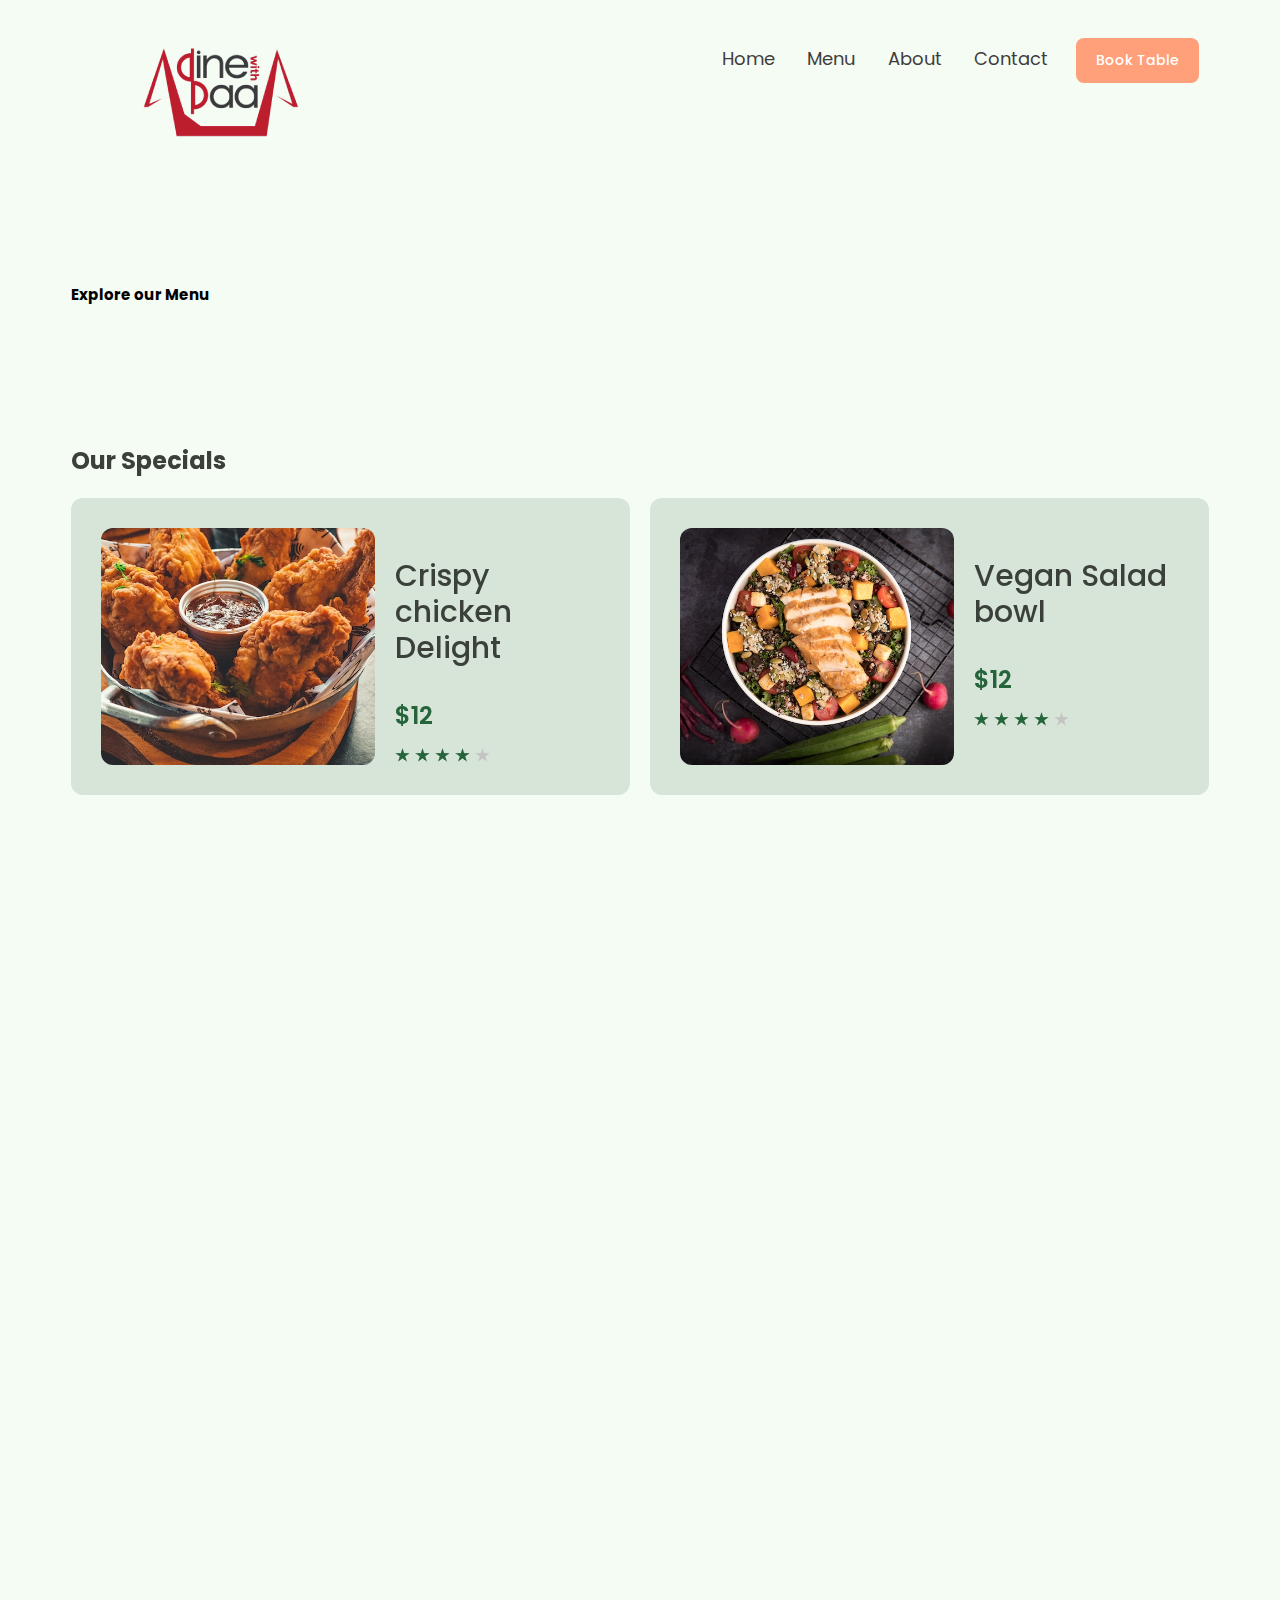
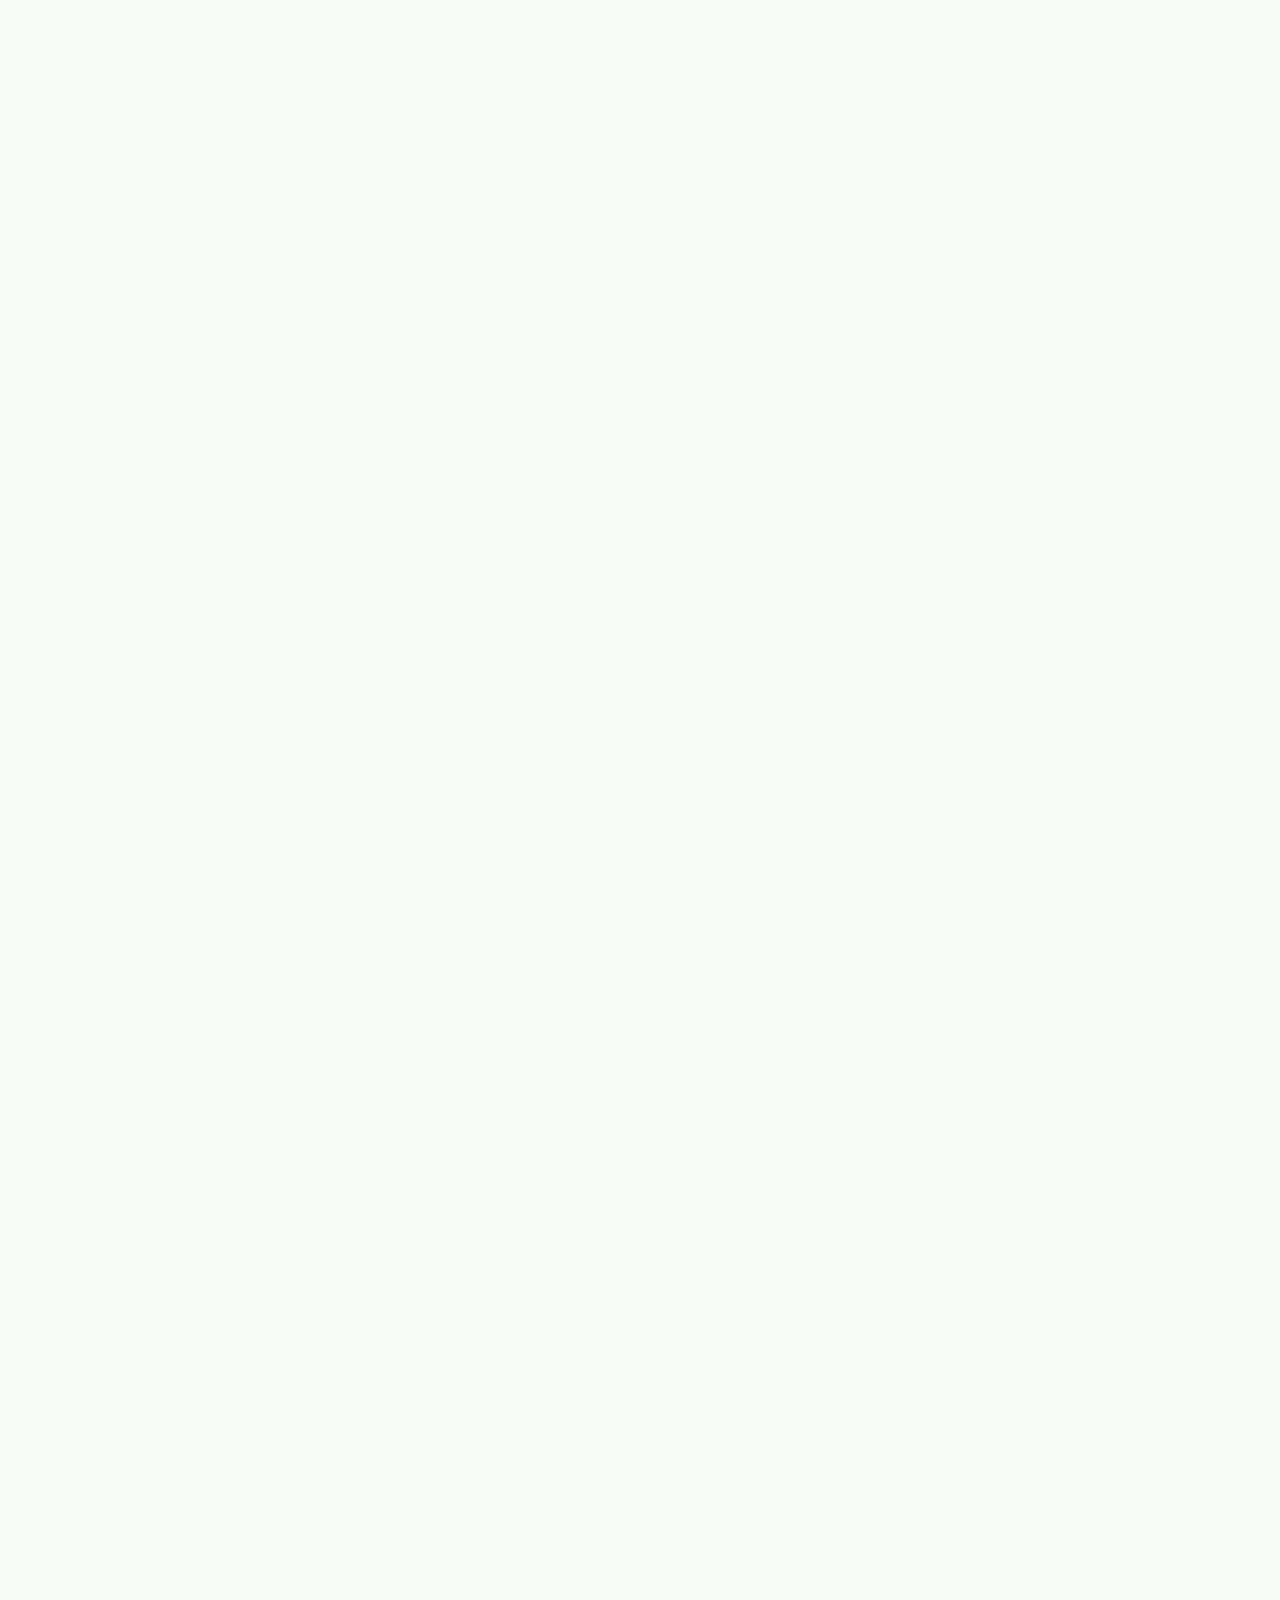
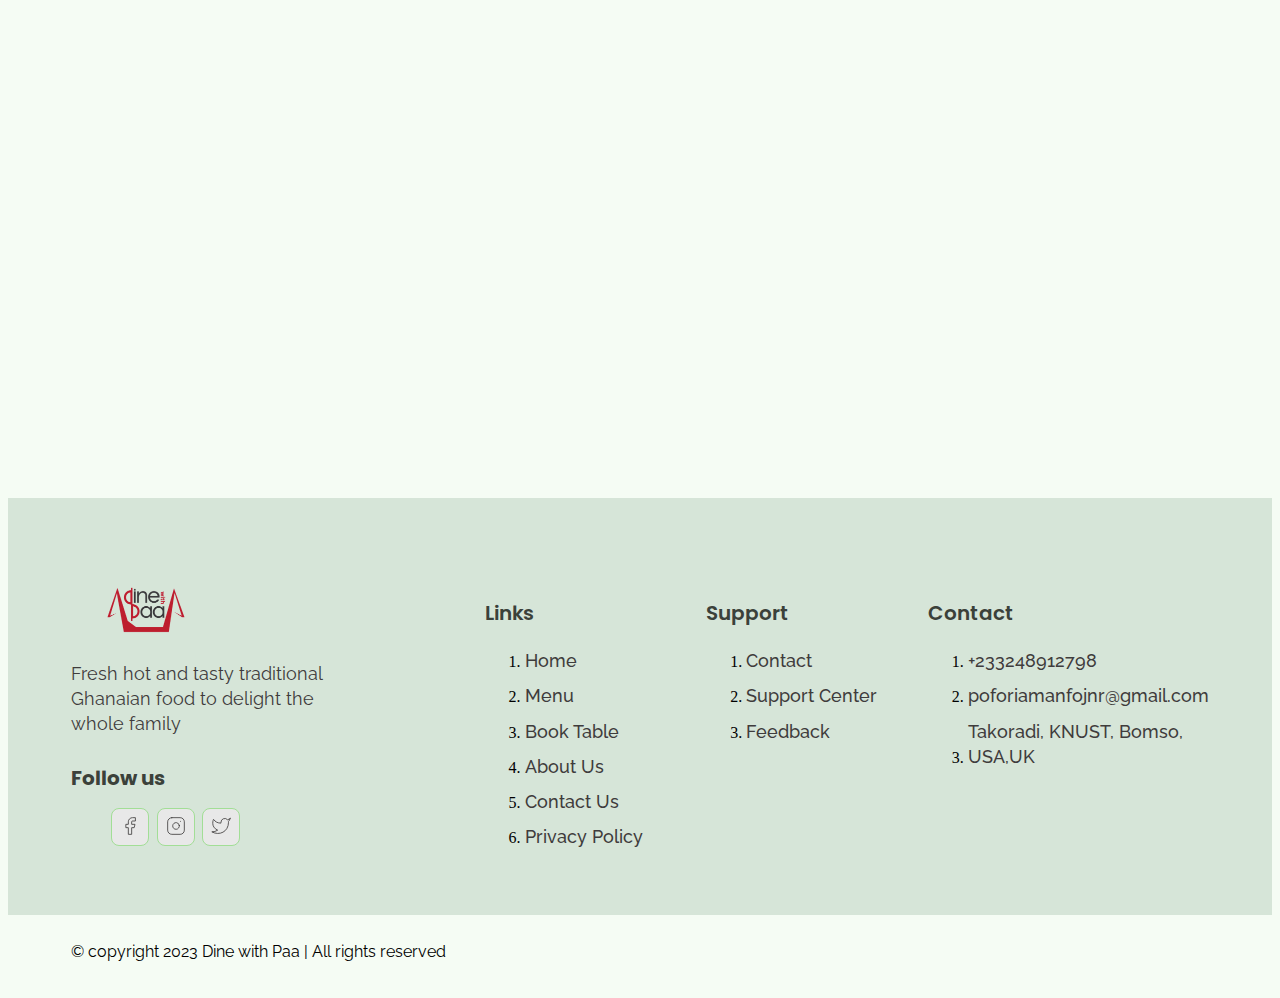
<file: Menu.html>
<!DOCTYPE html>
<html lang="en">
<head>
  <meta charset="UTF-8">
  <meta name="viewport" content="width=device-width, initial-scale=1.0">
 
  <link rel="stylesheet" href="global.css"> 
  <link rel="stylesheet" href="allstyles.css"> 
  <link rel="icon" type="image/x-icon" href="/img/dinner.jpg">
  <link rel="stylesheet" href="https://unpkg.com/aos@next/dist/aos.css" />
  <link rel="stylesheet" href="menu.css">
 

  <title>Menu|Dine with Paa</title>
</head>



<body>

   <!-- Nav Section -->
   <div class="nav">
    <div class="container">
      <div class="nav__wrapper">
        <a href="./Foodweb.html" class="logo">
          <img src="./img/DINE17.png" alt="Dine with Paa">
        </a>
        <nav>
          <div class="nav__icon">
            <svg xmlns="http://www.w3.org/2000/svg" width="24" height="24" viewBox="0 0 24 24" fill="none"
              stroke="currentColor" stroke-width="2" stroke-linecap="round" stroke-linejoin="round"
              class="feather feather-menu">
              <line x1="3" y1="12" x2="21" y2="12" />
              <line x1="3" y1="6" x2="21" y2="6" />
              <line x1="3" y1="18" x2="21" y2="18" />
            </svg>
          </div>
          <div class="nav__bgOverlay"></div>
          <ul class="nav__list">
            <div class="nav__close">
              <svg xmlns="http://www.w3.org/2000/svg" width="24" height="24" viewBox="0 0 24 24" fill="none"
                stroke="currentColor" stroke-width="2" stroke-linecap="round" stroke-linejoin="round"
                class="feather feather-x">
                <line x1="18" y1="6" x2="6" y2="18" />
                <line x1="6" y1="6" x2="18" y2="18" />
              </svg>
            </div>
            <div class="nav__list__wrapper">

              <li><a class="nav__link" href="Foodweb.html">Home</a></li>
              <li><a class="nav__link" href="Menu.html">Menu</a></li>
              <li><a class="nav__link" href="About.html">About</a></li>
              <li><a class="nav__link" href="Contact.html">Contact</a></li>
              <li><a href="Booking.html" class="btn primary-btn">Book Table</a></li>
            </div>
            </div>
          </ul>
        </nav>
      </div>
    </div>
  </div>
  <!--End Nav Section-->

  <!--Page Title-->
  <section id="page__title">
    <div class="container">
      <h2 class="page__title__text">
        Explore our Menu
      </h2>
    </div>
  </section>
   <!-- End of Page Title-->

   <!--Our Special Section-->
   <section id="ourSpecials" data-aos="fade-up">
    <div class="container">
      <h3 class="ourSpecials__title">Our Specials</h3>
      <div class="ourSpecials__wrapper">
        <div class="ourSpecials__item">
          <div class="ourSpecials__item__img">
            <img src="img/lucas-andrade-3Uj0GwVmOeY-unsplash.jpg" alt="food img">
          </div>
          <div class="ourSpecials__item__info">
            <h3 class="ourSpecials__item__title">
              Crispy chicken Delight
            </h3>
            <h4 class="ourSpecials__item__price">$12</h4>
            <div class="ourSpecials__item__stars">
              <img src="img/3star.png" alt="3 stars">
            </div>
          </div>
        </div>
        <div class="ourSpecials__item">
          <div class="ourSpecials__item__img">
            <img src="img/pexels-kei-photo-2741448.jpg" alt="food img">
          </div>
          <div class="ourSpecials__item__info">
            <h3 class="ourSpecials__item__title">
              Vegan Salad bowl
            </h3>
            <h4 class="ourSpecials__item__price">$12</h4>
            <div class="ourSpecials__item__stars">
              <img src="img/3star.png" alt="3 stars">
            </div>
          </div>
        </div>
      </div>
    </div>
  </section>

    <!-- End of Our Special Section-->
    <!--TOP DISHES-->
<section id="dishGrid" data-aos="fade-up">
  <div class="container">
    <h2 class="dishGrid__title">
      Top Dishes
    </h2>
    <div class="dishGrid__wrapper">
      <div class="dishGrid__item">
        <div class="dishGrid__item__img">
          <img src="img/Firstfood.png" alt="burgerKing">
        </div>
        <div class="dishGrid__item__info">
          <h3 class="dishGrid__item__title">
            Triple Chicken Burger Delight
          </h3>
          <h3 class="dishGrid__item__price">$10
          </h3>
          <div class="dishGrid__item__star">
            <img src="img/Rating_stars_4.5.svg.png" alt="4.5 stars">
          </div>
        </div>
      </div>
      <div class="dishGrid__item">
        <div class="dishGrid__item__img">
          <img src="img/Firstfood.png" alt="burgerKing">
        </div>
        <div class="dishGrid__item__info">
          <h3 class="dishGrid__item__title">
            Triple Chicken Burger Delight
          </h3>
          <h3 class="dishGrid__item__price">$10

          </h3>
          <div class="dishGrid__item__star">
            <img src="img/Rating_stars_4.5.svg.png" alt="4.5 stars">
          </div>
        </div>
      </div><div class="dishGrid__item">
        <div class="dishGrid__item__img">
          <img src="img/Firstfood.png" alt="burgerKing">
        </div>
        <div class="dishGrid__item__info">
          <h3 class="dishGrid__item__title">
            Triple Chicken Burger Delight
          </h3>
          <h3 class="dishGrid__item__price">$10

          </h3>
          <div class="dishGrid__item__star">
            <img src="img/Rating_stars_4.5.svg.png" alt="4.5 stars">
          </div>
        </div>
      </div>
    </div>
  </div>
</section>

<!--END OF TOP DISHES-->

    <!--Break fast-->
    <section id="dishGrid" data-aos="fade-up">
      <div class="container">
        <h2 class="dishGrid__title">
          Breakfast
        </h2>
        <div class="dishGrid__wrapper">
          <div class="dishGrid__item">
            <div class="dishGrid__item__img">
              <img src="img/Firstfood.png" alt="burgerKing">
            </div>
            <div class="dishGrid__item__info">
              <h3 class="dishGrid__item__title">
                Triple Chicken Burger Delight
              </h3>
              <h3 class="dishGrid__item__price">$10
              </h3>
              <div class="dishGrid__item__star">
                <img src="img/Rating_stars_4.5.svg.png" alt="4.5 stars">
              </div>
            </div>
          </div>
          <div class="dishGrid__item">
            <div class="dishGrid__item__img">
              <img src="img/Firstfood.png" alt="burgerKing">
            </div>
            <div class="dishGrid__item__info">
              <h3 class="dishGrid__item__title">
                Triple Chicken Burger Delight
              </h3>
              <h3 class="dishGrid__item__price">$10
    
              </h3>
              <div class="dishGrid__item__star">
                <img src="img/Rating_stars_4.5.svg.png" alt="4.5 stars">
              </div>
            </div>
          </div>
          <div class="dishGrid__item">
            <div class="dishGrid__item__img">
              <img src="img/Firstfood.png" alt="burgerKing">
            </div>
            <div class="dishGrid__item__info">
              <h3 class="dishGrid__item__title">
                Triple Chicken Burger Delight
              </h3>
              <h3 class="dishGrid__item__price">$10
    
              </h3>
              <div class="dishGrid__item__star">
                <img src="img/Rating_stars_4.5.svg.png" alt="4.5 stars">
              </div>
            </div>
          </div>
          <div class="dishGrid__item">
            <div class="dishGrid__item__img">
              <img src="img/Firstfood.png" alt="burgerKing">
            </div>
            <div class="dishGrid__item__info">
              <h3 class="dishGrid__item__title">
                Triple Chicken Burger Delight
              </h3>
              <h3 class="dishGrid__item__price">$10
    
              </h3>
              <div class="dishGrid__item__star">
                <img src="img/Rating_stars_4.5.svg.png" alt="4.5 stars">
              </div>
            </div>
          </div>
          <div class="dishGrid__item">
            <div class="dishGrid__item__img">
              <img src="img/Firstfood.png" alt="burgerKing">
            </div>
            <div class="dishGrid__item__info">
              <h3 class="dishGrid__item__title">
                Triple Chicken Burger Delight
              </h3>
              <h3 class="dishGrid__item__price">$10
    
              </h3>
              <div class="dishGrid__item__star">
                <img src="img/Rating_stars_4.5.svg.png" alt="4.5 stars">
              </div>
            </div>
          </div>
        </div>
      </div>
    </section>

<!--End of Breakfast-->

 <!--Lunch-->
 <section id="dishGrid" data-aos="fade-up">
  <div class="container">
    <h2 class="dishGrid__title">
      Lunch
    </h2>
    <div class="dishGrid__wrapper">
      <div class="dishGrid__item">
        <div class="dishGrid__item__img">
          <img src="img/Firstfood.png" alt="burgerKing">
        </div>
        <div class="dishGrid__item__info">
          <h3 class="dishGrid__item__title">
            Triple Chicken Burger Delight
          </h3>
          <h3 class="dishGrid__item__price">$10
          </h3>
          <div class="dishGrid__item__star">
            <img src="img/Rating_stars_4.5.svg.png" alt="4.5 stars">
          </div>
        </div>
      </div>
      <div class="dishGrid__item">
        <div class="dishGrid__item__img">
          <img src="img/Firstfood.png" alt="burgerKing">
        </div>
        <div class="dishGrid__item__info">
          <h3 class="dishGrid__item__title">
            Triple Chicken Burger Delight
          </h3>
          <h3 class="dishGrid__item__price">$10

          </h3>
          <div class="dishGrid__item__star">
            <img src="img/Rating_stars_4.5.svg.png" alt="4.5 stars">
          </div>
        </div>
      </div>
      <div class="dishGrid__item">
        <div class="dishGrid__item__img">
          <img src="img/Firstfood.png" alt="burgerKing">
        </div>
        <div class="dishGrid__item__info">
          <h3 class="dishGrid__item__title">
            Triple Chicken Burger Delight
          </h3>
          <h3 class="dishGrid__item__price">$10

          </h3>
          <div class="dishGrid__item__star">
            <img src="img/Rating_stars_4.5.svg.png" alt="4.5 stars">
          </div>
        </div>
      </div>
      <div class="dishGrid__item">
        <div class="dishGrid__item__img">
          <img src="img/Firstfood.png" alt="burgerKing">
        </div>
        <div class="dishGrid__item__info">
          <h3 class="dishGrid__item__title">
            Triple Chicken Burger Delight
          </h3>
          <h3 class="dishGrid__item__price">$10

          </h3>
          <div class="dishGrid__item__star">
            <img src="img/Rating_stars_4.5.svg.png" alt="4.5 stars">
          </div>
        </div>
      </div>
      <div class="dishGrid__item">
        <div class="dishGrid__item__img">
          <img src="img/Firstfood.png" alt="burgerKing">
        </div>
        <div class="dishGrid__item__info">
          <h3 class="dishGrid__item__title">
            Triple Chicken Burger Delight
          </h3>
          <h3 class="dishGrid__item__price">$10

          </h3>
          <div class="dishGrid__item__star">
            <img src="img/Rating_stars_4.5.svg.png" alt="4.5 stars">
          </div>
        </div>
      </div>
    </div>
  </div>
</section>

<!--End of Lunch-->

 <!--Dinner-->
 <section id="dishGrid" data-aos="fade-up">
  <div class="container">
    <h2 class="dishGrid__title">
      Dinner
    </h2>
    <div class="dishGrid__wrapper">
      <div class="dishGrid__item">
        <div class="dishGrid__item__img">
          <img src="img/Firstfood.png" alt="burgerKing">
        </div>
        <div class="dishGrid__item__info">
          <h3 class="dishGrid__item__title">
            Triple Chicken Burger Delight
          </h3>
          <h3 class="dishGrid__item__price">$10
          </h3>
          <div class="dishGrid__item__star">
            <img src="img/Rating_stars_4.5.svg.png" alt="4.5 stars">
          </div>
        </div>
      </div>
      <div class="dishGrid__item">
        <div class="dishGrid__item__img">
          <img src="img/Firstfood.png" alt="burgerKing">
        </div>
        <div class="dishGrid__item__info">
          <h3 class="dishGrid__item__title">
            Triple Chicken Burger Delight
          </h3>
          <h3 class="dishGrid__item__price">$10

          </h3>
          <div class="dishGrid__item__star">
            <img src="img/Rating_stars_4.5.svg.png" alt="4.5 stars">
          </div>
        </div>
      </div>
      <div class="dishGrid__item">
        <div class="dishGrid__item__img">
          <img src="img/Firstfood.png" alt="burgerKing">
        </div>
        <div class="dishGrid__item__info">
          <h3 class="dishGrid__item__title">
            Triple Chicken Burger Delight
          </h3>
          <h3 class="dishGrid__item__price">$10

          </h3>
          <div class="dishGrid__item__star">
            <img src="img/Rating_stars_4.5.svg.png" alt="4.5 stars">
          </div>
        </div>
      </div>
      <div class="dishGrid__item">
        <div class="dishGrid__item__img">
          <img src="img/Firstfood.png" alt="burgerKing">
        </div>
        <div class="dishGrid__item__info">
          <h3 class="dishGrid__item__title">
            Triple Chicken Burger Delight
          </h3>
          <h3 class="dishGrid__item__price">$10

          </h3>
          <div class="dishGrid__item__star">
            <img src="img/Rating_stars_4.5.svg.png" alt="4.5 stars">
          </div>
        </div>
      </div>
      <div class="dishGrid__item">
        <div class="dishGrid__item__img">
          <img src="img/Firstfood.png" alt="burgerKing">
        </div>
        <div class="dishGrid__item__info">
          <h3 class="dishGrid__item__title">
            Triple Chicken Burger Delight
          </h3>
          <h3 class="dishGrid__item__price">$10

          </h3>
          <div class="dishGrid__item__star">
            <img src="img/Rating_stars_4.5.svg.png" alt="4.5 stars">
          </div>
        </div>
      </div>
    </div>
  </div>
</section>

<!--End of Dinner-->





















  <!--Footer PAGE SECTION-->
  <footer>
    <div class="container">
      <div class="footer__wrapper">
        <div class="footer__col1">
          <div class="footer__logo">
            <img src="./img/DINE17.png" alt="Dine with Paa">
          </div>
          <p class="footer__desc">
            Fresh hot and tasty traditional Ghanaian food to delight the whole family
          </p>
          <div class="footer__socials">
            <h4 class="footer__socials__title">Follow us</h4>
            <ol class="footer__socials__list">
              <li>
                <a href="#">
                  <svg xmlns="http://www.w3.org/2000/svg" width="24" height="24" viewBox="0 0 24 24" fill="none"
                    stroke="currentColor" stroke-width="1" stroke-linecap="round" stroke-linejoin="round"
                    class="feather feather-facebook">
                    <path d="M18 2h-3a5 5 0 0 0-5 5v3H7v4h3v8h4v-8h3l1-4h-4V7a1 1 0 0 1 1-1h3z" />
                  </svg>
                </a>
              </li>
              <li>
                <a href="#">
                  <svg xmlns="http://www.w3.org/2000/svg" width="24" height="24" viewBox="0 0 24 24" fill="none"
                    stroke="currentColor" stroke-width="1" stroke-linecap="round" stroke-linejoin="round"
                    class="feather feather-instagram">
                    <rect x="2" y="2" width="20" height="20" rx="5" ry="5" />
                    <path d="M16 11.37A4 4 0 1 1 12.63 8 4 4 0 0 1 16 11.37z" />
                    <line x1="17.5" y1="6.5" x2="17.51" y2="6.5" />
                  </svg>
                </a>
              </li>
              <li>
                <a href="#">
                  <svg xmlns="http://www.w3.org/2000/svg" width="24" height="24" viewBox="0 0 24 24" fill="none"
                    stroke="currentColor" stroke-width="1" stroke-linecap="round" stroke-linejoin="round"
                    class="feather feather-twitter">
                    <path
                      d="M23 3a10.9 10.9 0 0 1-3.14 1.53 4.48 4.48 0 0 0-7.86 3v1A10.66 10.66 0 0 1 3 4s-4 9 5 13a11.64 11.64 0 0 1-7 2c9 5 20 0 20-11.5a4.5 4.5 0 0 0-.08-.83A7.72 7.72 0 0 0 23 3z" />
                  </svg>
                </a>
              </li>
            </ol>
          </div>
        </div>
        <div class="footer__col2">
          <h3 class="footer__text__title">
            Links
          </h3>
          <ol class="footer__text">
            <li>
              <a href="Foodweb.html">Home</a>
            </li>
            <li>
              <a href="Menu.html">Menu</a>
            </li>
            <li>
              <a href="Booking.html">Book Table</a>
            </li>
            <li>
              <a href="About.html">About Us</a>
            </li>
            <li>
              <a href="Contact.html">Contact Us</a>
            </li>
            <li>
              <a href="#">Privacy Policy</a>
            </li>
          </ol>
        </div>
        <div class="footer__col3">
          <h3 class="footer__text__title">
            Support
          </h3>
          <ol class="footer__text">
            <li>
              <a href="#">Contact</a>
            </li>
            <li>
              <a href="#">Support Center</a>
            </li>
            <li>
              <a href="#">Feedback</a>
            </li>
          </ol>
        </div>
        <div class="footer__col4">
          <h3 class="footer__text__title">
            Contact
          </h3>
          <ol class="footer__text">
            <li>
              <a href="tel:+233248912798">+233248912798</a>
            </li>
            <li>
              <a href="mailto:poforiamanfojnr@gmail.com">poforiamanfojnr@gmail.com</a>
            </li>
            <li>
              <a href="#">Takoradi, KNUST, Bomso, USA,UK</a>
            </li>
          </ol>
        </div>
      </div>
    </div>
  </footer>
  <div id="copyright">
    <div class="container">
      <p class="copyright__text">
        © copyright 2023 Dine with Paa | All rights reserved
      </p>
    </div>
  </div>
  
  <!--END Footer PAGE SECTION-->


<script src="https://unpkg.com/aos@next/dist/aos.js"></script>
<!--custom script-->
<script src="main.js"></script>
</body>

</html>
</file>
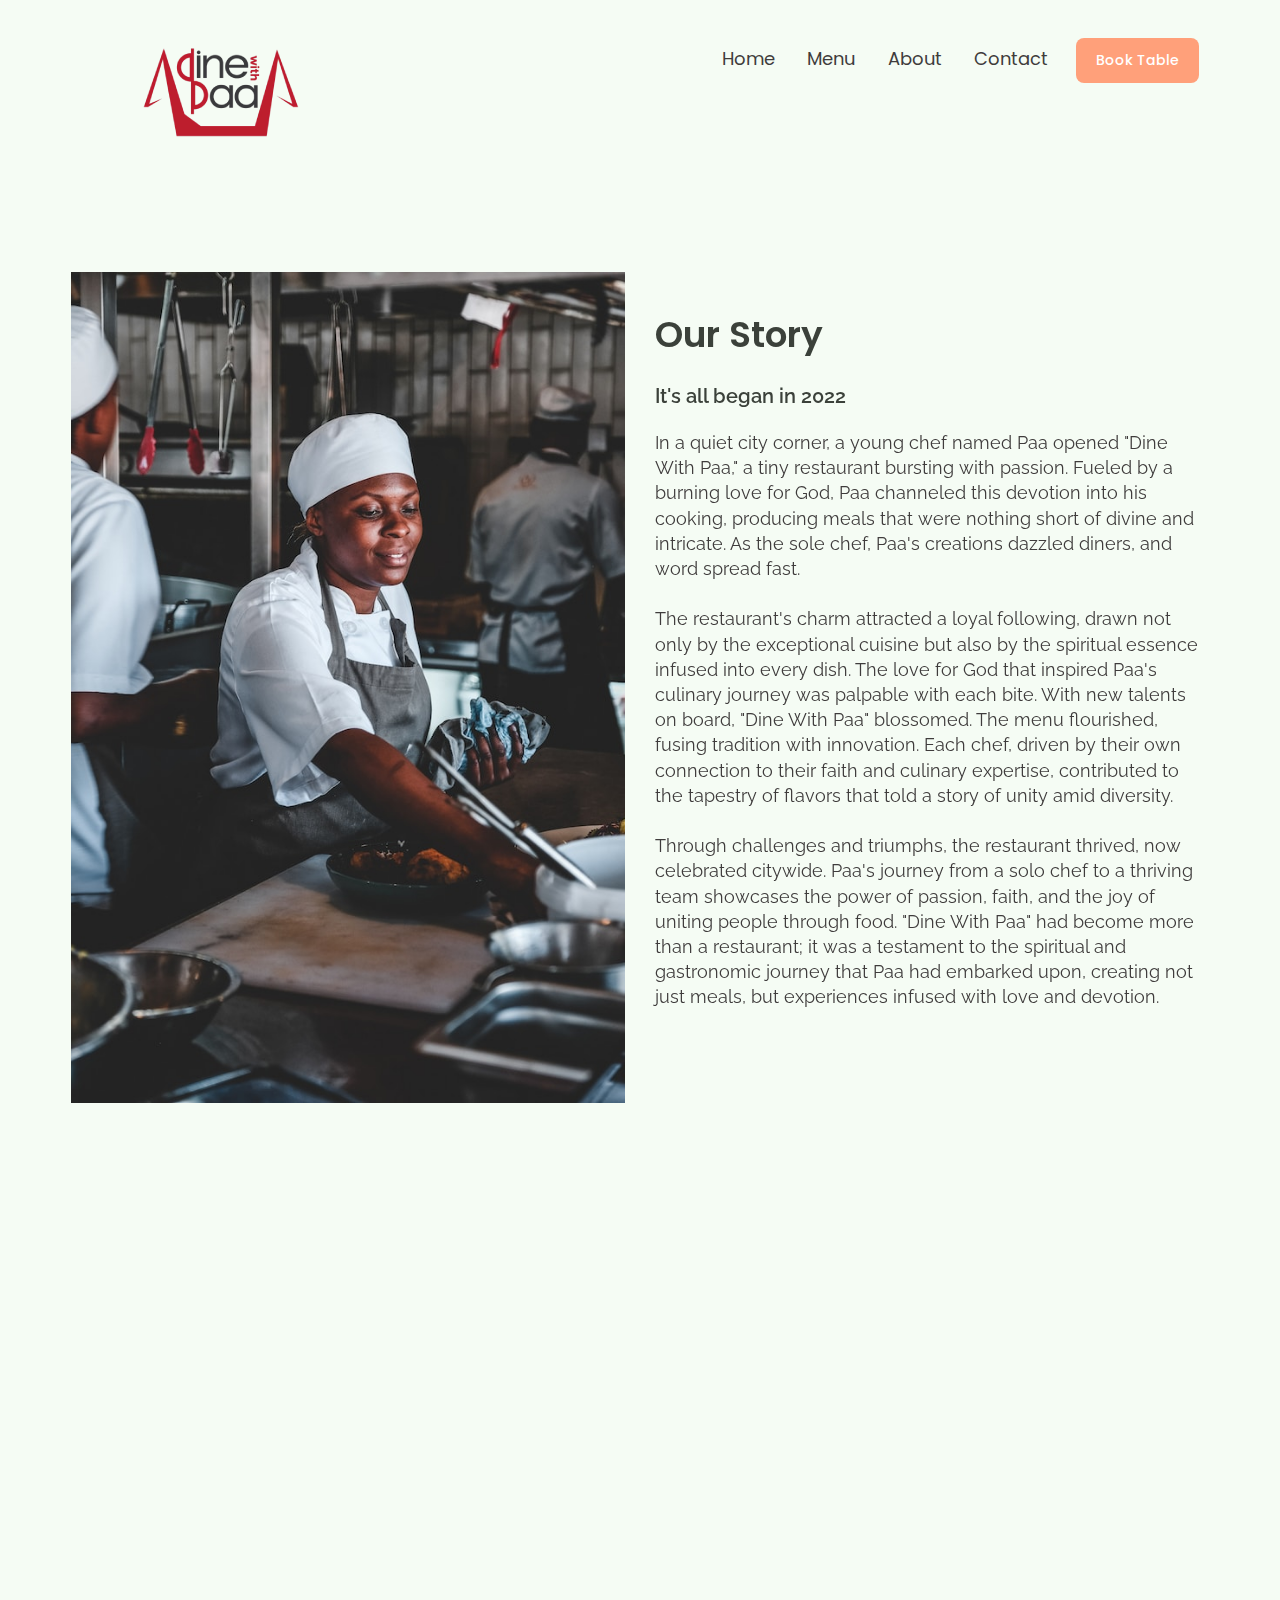
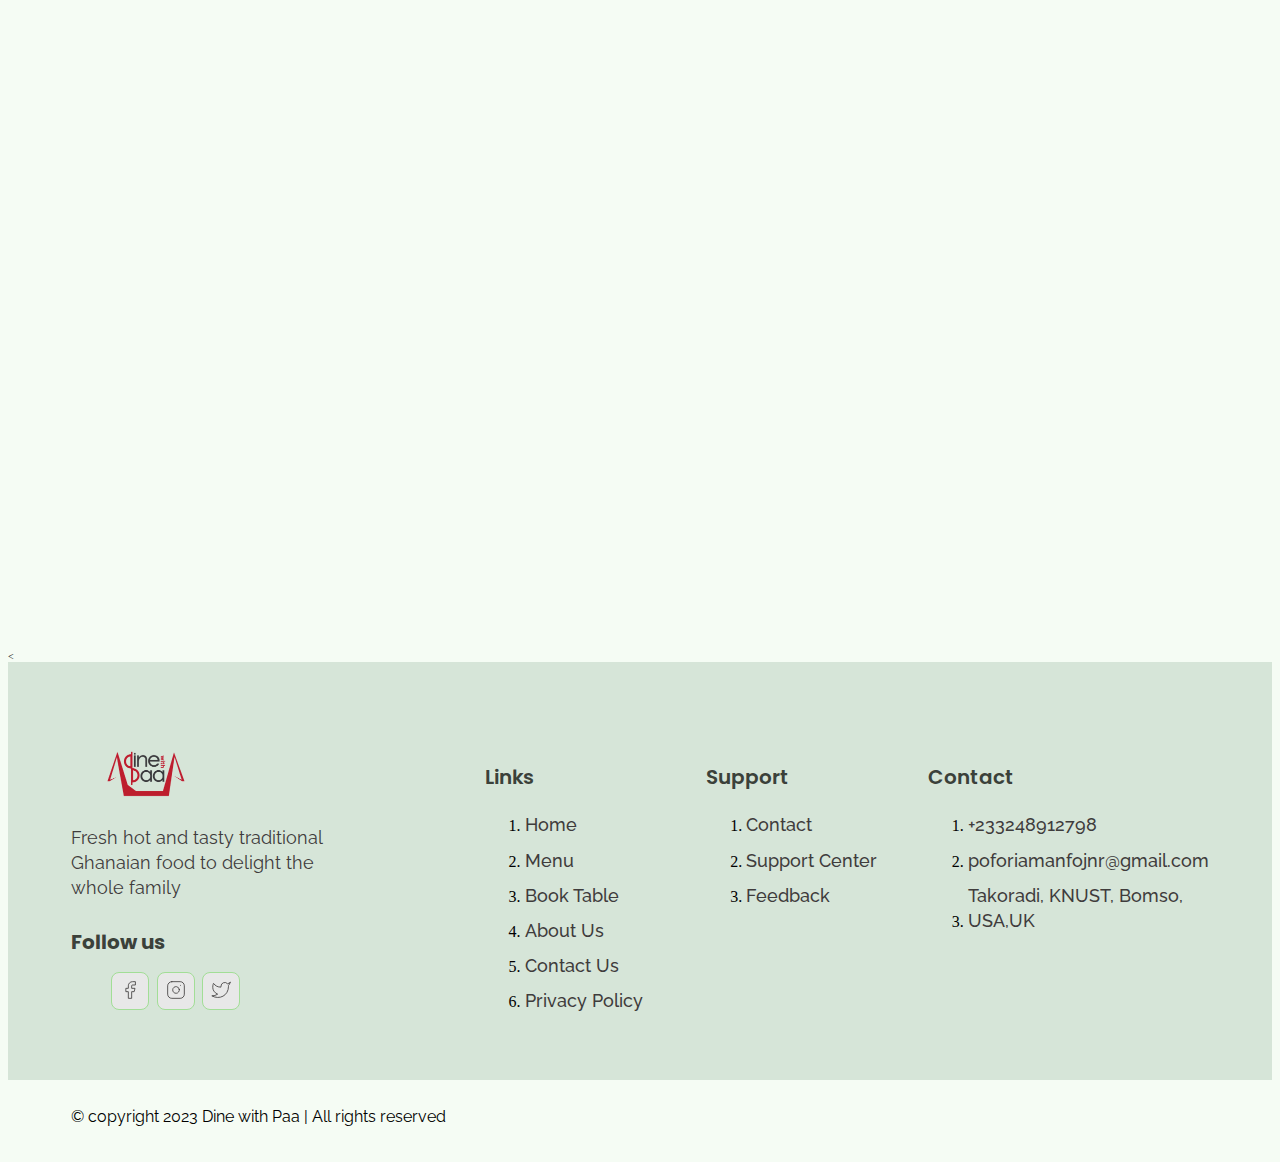
<file: Dine with Paa/About.html>
<!DOCTYPE html>
<html lang="en">
<head>
  <meta charset="UTF-8">
  <meta name="viewport" content="width=device-width, initial-scale=1.0">
 
  <link rel="stylesheet" href="global.css"> 
  <link rel="stylesheet" href="allstyles.css"> 
  <link rel="icon" type="image/x-icon" href="/img/dinner.jpg">
  <link rel="stylesheet" href="https://unpkg.com/aos@next/dist/aos.css" />
  <link rel="stylesheet" href="about.css">
 

  <title>About|Dine with Paa</title>
</head>



<body>

   <!-- Nav Section -->
   <div class="nav">
    <div class="container">
      <div class="nav__wrapper">
        <a href="./Foodweb.html" class="logo">
          <img src="./img/DINE17.png" alt="Dine with Paa">
        </a>
        <nav>
          <div class="nav__icon">
            <svg xmlns="http://www.w3.org/2000/svg" width="24" height="24" viewBox="0 0 24 24" fill="none"
              stroke="currentColor" stroke-width="2" stroke-linecap="round" stroke-linejoin="round"
              class="feather feather-menu">
              <line x1="3" y1="12" x2="21" y2="12" />
              <line x1="3" y1="6" x2="21" y2="6" />
              <line x1="3" y1="18" x2="21" y2="18" />
            </svg>
          </div>
          <div class="nav__bgOverlay"></div>
          <ul class="nav__list">
            <div class="nav__close">
              <svg xmlns="http://www.w3.org/2000/svg" width="24" height="24" viewBox="0 0 24 24" fill="none"
                stroke="currentColor" stroke-width="2" stroke-linecap="round" stroke-linejoin="round"
                class="feather feather-x">
                <line x1="18" y1="6" x2="6" y2="18" />
                <line x1="6" y1="6" x2="18" y2="18" />
              </svg>
            </div>
            <div class="nav__list__wrapper">

              <li><a class="nav__link" href="Foodweb.html">Home</a></li>
              <li><a class="nav__link" href="Menu.html">Menu</a></li>
              <li><a class="nav__link" href="About.html">About</a></li>
              <li><a class="nav__link" href="Contact.html">Contact</a></li>
              <li><a href="Booking.html" class="btn primary-btn">Book Table</a></li>
            </div>
            </div>
          </ul>
        </nav>
      </div>
    </div>
  </div>
  <!--End Nav Section-->
  <!--OUR STORY-->
  <section id="ourStory" data-aos="fade-up">
    <div class="container">
      <div class="ourStory__wrapper">

        <div class="ourStory__img">
          <img src="img/jeff-siepman-kyuPjZudBKs-unsplash (1).jpg" alt="DINE WITH PAA">
        </div>
        <div class="ourStory__info">
          <h3 class="ourStory__title">
            Our Story
          </h3>
          <p class="ourStory__subtitle">
            It's all began in 2022
          </p>
          <p class="ourStory__text">
                          In a quiet city corner, a young chef named Paa opened "Dine With Paa," a tiny restaurant bursting with passion. Fueled by a burning love for God, Paa channeled this devotion into his cooking, producing meals that were nothing short of divine and intricate. As the sole chef, Paa's creations dazzled diners, and word spread fast.
                  <br><br>
              The restaurant's charm attracted a loyal following, drawn not only by the exceptional cuisine but also by the spiritual essence infused into every dish. The love for God that inspired Paa's culinary journey was palpable with each bite.

              With new talents on board, "Dine With Paa" blossomed. The menu flourished, fusing tradition with innovation. Each chef, driven by their own connection to their faith and culinary expertise, contributed to the tapestry of flavors that told a story of unity amid diversity.
              <br><br>

              Through challenges and triumphs, the restaurant thrived, now celebrated citywide. Paa's journey from a solo chef to a thriving team showcases the power of passion, faith, and the joy of uniting people through food. "Dine With Paa" had become more than a restaurant; it was a testament to the spiritual and gastronomic journey that Paa had embarked upon, creating not just meals, but experiences infused with love and devotion.
          </p>
        </div>
      </div>
    </div>
  </section>

  <!--END OF YOUR STORY-->

  <!--OUR GOALS-->
  <section class="ourGoals" data-aos="fade-down">
    <div class="container">
      <div class="ourGoals__info">
        <h3 class="ourGoals__title">
          Our Goals
        </h3>
        <p class="ourGoals__text">
          At <strong>Dine with Paa</strong>, we're driven by a divine culinary vision. Our goal is to serve more than just meals; we offer creations infused with flavors reminiscent of blessings from above. Guided by a commitment to your well-being, our dishes are crafted with nutrient-rich ingredients that nourish both body and soul. Our chefs are passionate artisans, harmonizing tastes to create a symphony that speaks to your senses. We aspire to provide an ambiance where you can savor not only our food but also precious moments with loved ones, turning every visit into a shared blessing. Welcome to [Restaurant Name], where our mission is to deliver a taste of divinity and a celebration of life's joys in every exquisite bite.
        </p>
      </div>
      <div class="ourGoals__imgs__wrapper">
        <div class="ourGoals__img1">
          <img src="img/pexels-sarath-raj-4095295.jpg" alt="Chef's at Work">
        </div><div class="ourGoals__img2">
          <img src="img/mealpro-bqrz4lyA3PM-unsplash.jpg" alt="Chef's at Work">
        </div><div class="ourGoals__img3">
          <img src="img/pexels-rene-asmussen-2977514.jpg" alt="Chef's at Work">
        </div>
      </div>
    </div>
  </section>

  <!--END OF OUR GOALS-->



  <!--Footer PAGE SECTION-->
  < <footer>
    <div class="container">
      <div class="footer__wrapper">
        <div class="footer__col1">
          <div class="footer__logo">
            <img src="./img/DINE17.png" alt="Dine with Paa">
          </div>
          <p class="footer__desc">
            Fresh hot and tasty traditional Ghanaian food to delight the whole family
          </p>
          <div class="footer__socials">
            <h4 class="footer__socials__title">Follow us</h4>
            <ol class="footer__socials__list">
              <li>
                <a href="#">
                  <svg xmlns="http://www.w3.org/2000/svg" width="24" height="24" viewBox="0 0 24 24" fill="none"
                    stroke="currentColor" stroke-width="1" stroke-linecap="round" stroke-linejoin="round"
                    class="feather feather-facebook">
                    <path d="M18 2h-3a5 5 0 0 0-5 5v3H7v4h3v8h4v-8h3l1-4h-4V7a1 1 0 0 1 1-1h3z" />
                  </svg>
                </a>
              </li>
              <li>
                <a href="https://www.instagram.com/_.youngstark7">
                  <svg xmlns="http://www.w3.org/2000/svg" width="24" height="24" viewBox="0 0 24 24" fill="none"
                    stroke="currentColor" stroke-width="1" stroke-linecap="round" stroke-linejoin="round"
                    class="feather feather-instagram">
                    <rect x="2" y="2" width="20" height="20" rx="5" ry="5" />
                    <path d="M16 11.37A4 4 0 1 1 12.63 8 4 4 0 0 1 16 11.37z" />
                    <line x1="17.5" y1="6.5" x2="17.51" y2="6.5" />
                  </svg>
                </a>
              </li>
              <li>
                <a href="https://twitter.com/unavailablepete?s=21">
                  <svg xmlns="http://www.w3.org/2000/svg" width="24" height="24" viewBox="0 0 24 24" fill="none"
                    stroke="currentColor" stroke-width="1" stroke-linecap="round" stroke-linejoin="round"
                    class="feather feather-twitter">
                    <path
                      d="M23 3a10.9 10.9 0 0 1-3.14 1.53 4.48 4.48 0 0 0-7.86 3v1A10.66 10.66 0 0 1 3 4s-4 9 5 13a11.64 11.64 0 0 1-7 2c9 5 20 0 20-11.5a4.5 4.5 0 0 0-.08-.83A7.72 7.72 0 0 0 23 3z" />
                  </svg>
                </a>
              </li>
            </ol>
          </div>
        </div>
        <div class="footer__col2">
          <h3 class="footer__text__title">
            Links
          </h3>
          <ol class="footer__text">
            <li>
              <a href="Foodweb.html">Home</a>
            </li>
            <li>
              <a href="Menu.html">Menu</a>
            </li>
            <li>
              <a href="Booking.html">Book Table</a>
            </li>
            <li>
              <a href="About.html">About Us</a>
            </li>
            <li>
              <a href="Contact.html">Contact Us</a>
            </li>
            <li>
              <a href="#">Privacy Policy</a>
            </li>
          </ol>
        </div>
        <div class="footer__col3">
          <h3 class="footer__text__title">
            Support
          </h3>
          <ol class="footer__text">
            <li>
              <a href="#">Contact</a>
            </li>
            <li>
              <a href="#">Support Center</a>
            </li>
            <li>
              <a href="#">Feedback</a>
            </li>
          </ol>
        </div>
        <div class="footer__col4">
          <h3 class="footer__text__title">
            Contact
          </h3>
          <ol class="footer__text">
            <li>
              <a href="tel:+233248912798">+233248912798</a>
            </li>
            <li>
              <a href="mailto:poforiamanfojnr@gmail.com">poforiamanfojnr@gmail.com</a>
            </li>
            <li>
              <a href="#">Takoradi, KNUST, Bomso, USA,UK</a>
            </li>
          </ol>
        </div>
      </div>
    </div>
  </footer>
  <div id="copyright">
    <div class="container">
      <p class="copyright__text">
        © copyright 2023 Dine with Paa | All rights reserved
      </p>
    </div>
  </div>
  <!--END Footer PAGE SECTION-->


<script src="https://unpkg.com/aos@next/dist/aos.js"></script>
<!--custom script-->
<script src="main.js"></script>
</body>

</html>
</file>
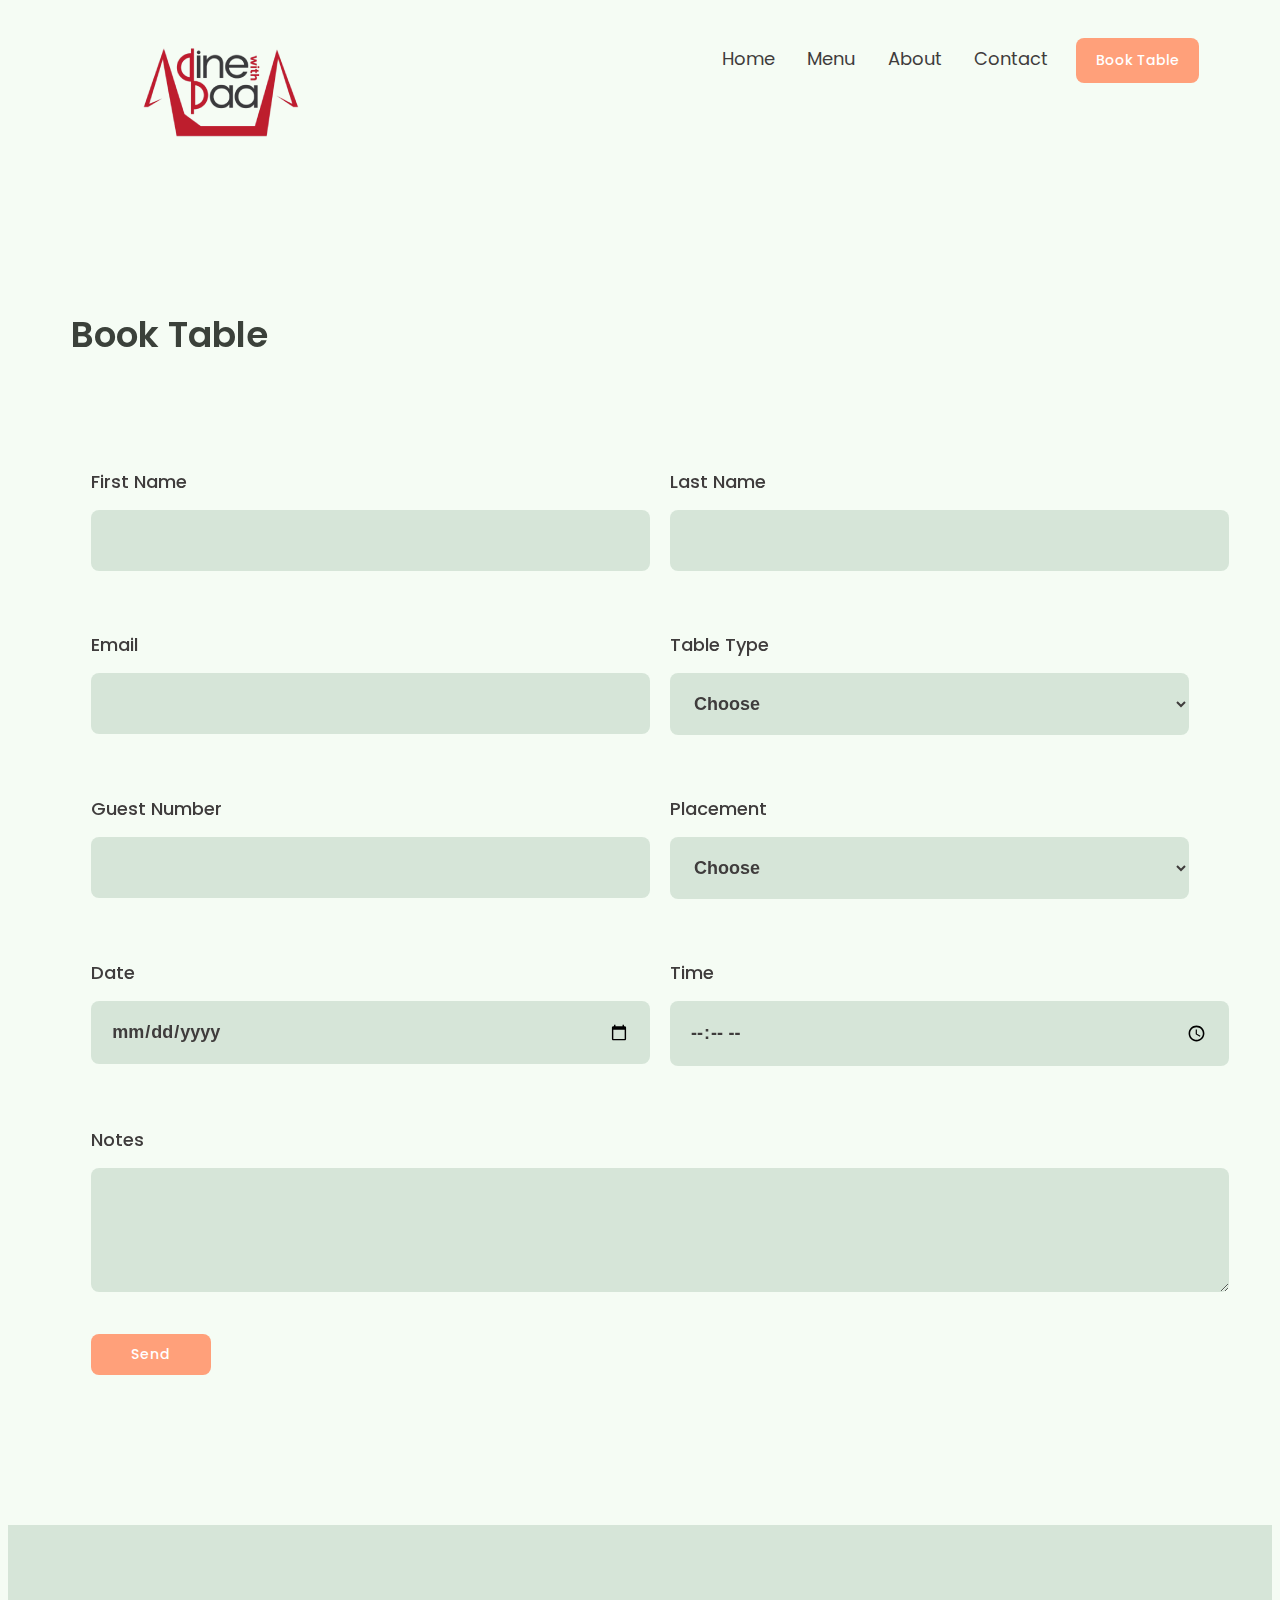
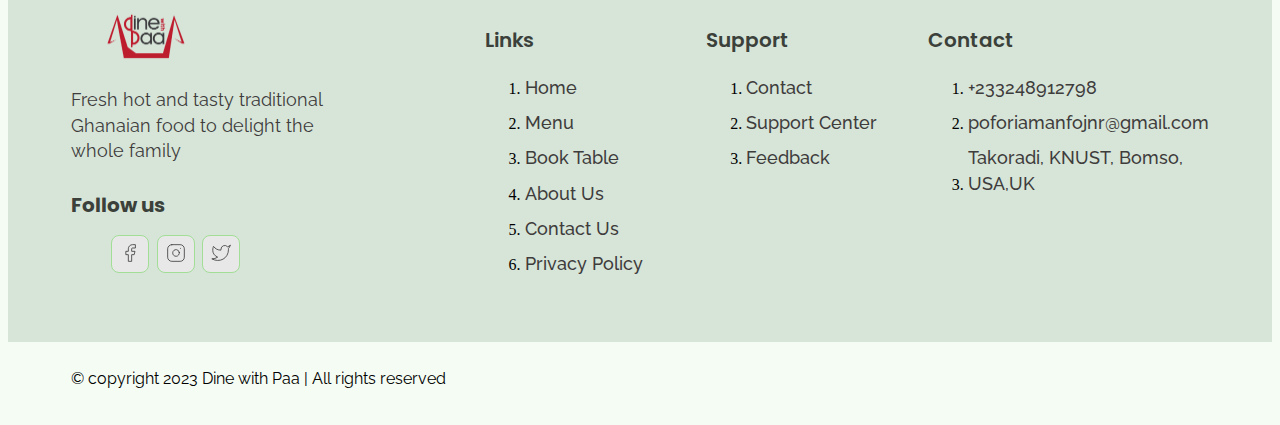
<file: Dine with Paa/Booking.html>
<!DOCTYPE html>
<html lang="en">
<head>
  <meta charset="UTF-8">
  <meta name="viewport" content="width=device-width, initial-scale=1.0">
 
  <link rel="stylesheet" href="global.css"> 
  <link rel="stylesheet" href="allstyles.css"> 
  <link rel="icon" type="image/x-icon" href="/img/dinner.jpg">
  <link rel="stylesheet" href="https://unpkg.com/aos@next/dist/aos.css" />
 

  <title>Booking|Dine with Paa</title>
</head>



<body>

   <!-- Nav Section -->
   <div class="nav">
    <div class="container">
      <div class="nav__wrapper">
        <a href="./Foodweb.html" class="logo">
          <img src="./img/DINE17.png" alt="Dine with Paa">
        </a>
        <nav>
          <div class="nav__icon">
            <svg xmlns="http://www.w3.org/2000/svg" width="24" height="24" viewBox="0 0 24 24" fill="none"
              stroke="currentColor" stroke-width="2" stroke-linecap="round" stroke-linejoin="round"
              class="feather feather-menu">
              <line x1="3" y1="12" x2="21" y2="12" />
              <line x1="3" y1="6" x2="21" y2="6" />
              <line x1="3" y1="18" x2="21" y2="18" />
            </svg>
          </div>
          <div class="nav__bgOverlay"></div>
          <ul class="nav__list">
            <div class="nav__close">
              <svg xmlns="http://www.w3.org/2000/svg" width="24" height="24" viewBox="0 0 24 24" fill="none"
                stroke="currentColor" stroke-width="2" stroke-linecap="round" stroke-linejoin="round"
                class="feather feather-x">
                <line x1="18" y1="6" x2="6" y2="18" />
                <line x1="6" y1="6" x2="18" y2="18" />
              </svg>
            </div>
            <div class="nav__list__wrapper">

              <li><a class="nav__link" href="Foodweb.html">Home</a></li>
              <li><a class="nav__link" href="Menu.html">Menu</a></li>
              <li><a class="nav__link" href="About.html">About</a></li>
              <li><a class="nav__link" href="Contact.html">Contact</a></li>
              <li><a href="Booking.html" class="btn primary-btn">Book Table</a></li>
            </div>
            </div>
          </ul>
        </nav>
      </div>
    </div>
  </div>
  <!--End Nav Section-->

  <!--Booking Section-->
  <section class="form" data-aos="fade-up">
    <div class="container">
      <h3 class="form__title">Book Table</h3>
      <div class="form__wrapper">
        <form action="https://formsubmit.co/maximoff702@gmail.com" method="POST">

           <!--HoneyPot-->
           <input type="text" name="_honey" style="display: none;">

           <!--Disable Captcha-->
           <input type="hidden" name="_captcha" value="false">

          <div class="form__group">
            <label for="firstName">First Name</label>
            <input type="text" id="firstName" name="First&nbsp;Name" required>
          </div>
          <div class="form__group">
            <label for="lastName">Last Name</label>
            <input type="text" id="lastName" name="Last&nbsp;Name" required>
          </div>
          <div class="form__group">
            <label for="email">Email</label>
            <input type="email" id="email" name="Email" required>
          </div>
          <div class="form__group">
            <label for="tableType">Table Type</label>
            <select name="table&nbsp;type" id="tableType">
              <option selected disabled>Choose</option>
              <option value="small">Mini (2 persons)</option>
              <option value="medium">Medium (4 persons)</option>
              <option value="large">Large (6 persons)</option>
              <option value="Communal Table">Communal Table(8-12 persons)</option>
            </select>
          </div>
          <div class="form__group">
            <label for="guestNumber">Guest Number</label>
            <input type="number" id="guestnumber" name="Guest&nbsp;Number" min="1" max="10" required>
          </div>
          <div class="form__group">
            <label for="placement">Placement</label>
            <select name="Placement" id="placement">
              <option selected disabled>Choose</option>
              <option value="outdoor">Outdoor</option>
              <option value="indoor">Indoor</option>
              <option value="rooftop">Rooftop<option>
            </select>
          </div>
          <div class="form__group">
            <label for="date">Date</label>
            <input type="date" id="date" name="Date" required>
          </div>
          <div class="form__group">
            <label for="time">Time</label>
            <input type="time" id="time" name="Time">
          </div>
          <div class="form__group form__group__full">
            <label for="note">Notes</label>
            <textarea name="note" id="note" rows="4" required></textarea>
          </div>
          <div class="btn__box">
            <button type="submit" id="open" class="btn primary-btn">Send</button>
          </div>
          
        </form>
      </div>
    </div>
  </section>

  


  <!--End of Booking Section-->

  <!--Footer PAGE SECTION-->
  <footer>
    <div class="container">
      <div class="footer__wrapper">
        <div class="footer__col1">
          <div class="footer__logo">
            <img src="./img/DINE17.png" alt="Dine with Paa">
          </div>
          <p class="footer__desc">
            Fresh hot and tasty traditional Ghanaian food to delight the whole family
          </p>
          <div class="footer__socials">
            <h4 class="footer__socials__title">Follow us</h4>
            <ol class="footer__socials__list">
              <li>
                <a href="#">
                  <svg xmlns="http://www.w3.org/2000/svg" width="24" height="24" viewBox="0 0 24 24" fill="none"
                    stroke="currentColor" stroke-width="1" stroke-linecap="round" stroke-linejoin="round"
                    class="feather feather-facebook">
                    <path d="M18 2h-3a5 5 0 0 0-5 5v3H7v4h3v8h4v-8h3l1-4h-4V7a1 1 0 0 1 1-1h3z" />
                  </svg>
                </a>
              </li>
              <li>
                <a href="https://www.instagram.com/_.youngstark7">
                  <svg xmlns="http://www.w3.org/2000/svg" width="24" height="24" viewBox="0 0 24 24" fill="none"
                    stroke="currentColor" stroke-width="1" stroke-linecap="round" stroke-linejoin="round"
                    class="feather feather-instagram">
                    <rect x="2" y="2" width="20" height="20" rx="5" ry="5" />
                    <path d="M16 11.37A4 4 0 1 1 12.63 8 4 4 0 0 1 16 11.37z" />
                    <line x1="17.5" y1="6.5" x2="17.51" y2="6.5" />
                  </svg>
                </a>
              </li>
              <li>
                <a href="https://twitter.com/unavailablepete?s=21">
                  <svg xmlns="http://www.w3.org/2000/svg" width="24" height="24" viewBox="0 0 24 24" fill="none"
                    stroke="currentColor" stroke-width="1" stroke-linecap="round" stroke-linejoin="round"
                    class="feather feather-twitter">
                    <path
                      d="M23 3a10.9 10.9 0 0 1-3.14 1.53 4.48 4.48 0 0 0-7.86 3v1A10.66 10.66 0 0 1 3 4s-4 9 5 13a11.64 11.64 0 0 1-7 2c9 5 20 0 20-11.5a4.5 4.5 0 0 0-.08-.83A7.72 7.72 0 0 0 23 3z" />
                  </svg>
                </a>
              </li>
            </ol>
          </div>
        </div>
        <div class="footer__col2">
          <h3 class="footer__text__title">
            Links
          </h3>
          <ol class="footer__text">
            <li>
              <a href="Foodweb.html">Home</a>
            </li>
            <li>
              <a href="Menu.html">Menu</a>
            </li>
            <li>
              <a href="Booking.html">Book Table</a>
            </li>
            <li>
              <a href="About.html">About Us</a>
            </li>
            <li>
              <a href="Contact.html">Contact Us</a>
            </li>
            <li>
              <a href="#">Privacy Policy</a>
            </li>
          </ol>
        </div>
        <div class="footer__col3">
          <h3 class="footer__text__title">
            Support
          </h3>
          <ol class="footer__text">
            <li>
              <a href="#">Contact</a>
            </li>
            <li>
              <a href="#">Support Center</a>
            </li>
            <li>
              <a href="#">Feedback</a>
            </li>
          </ol>
        </div>
        <div class="footer__col4">
          <h3 class="footer__text__title">
            Contact
          </h3>
          <ol class="footer__text">
            <li>
              <a href="tel:+233248912798">+233248912798</a>
            </li>
            <li>
              <a href="mailto:poforiamanfojnr@gmail.com">poforiamanfojnr@gmail.com</a>
            </li>
            <li>
              <a href="#">Takoradi, KNUST, Bomso, USA,UK</a>
            </li>
          </ol>
        </div>
      </div>
    </div>
  </footer>
  <div id="copyright">
    <div class="container">
      <p class="copyright__text">
        © copyright 2023 Dine with Paa | All rights reserved
      </p>
    </div>
  </div>
  
  <!--END Footer PAGE SECTION-->


<script src="https://unpkg.com/aos@next/dist/aos.js"></script>
<!--custom script-->
<script src="main.js"></script>
</body>

</html>
</file>
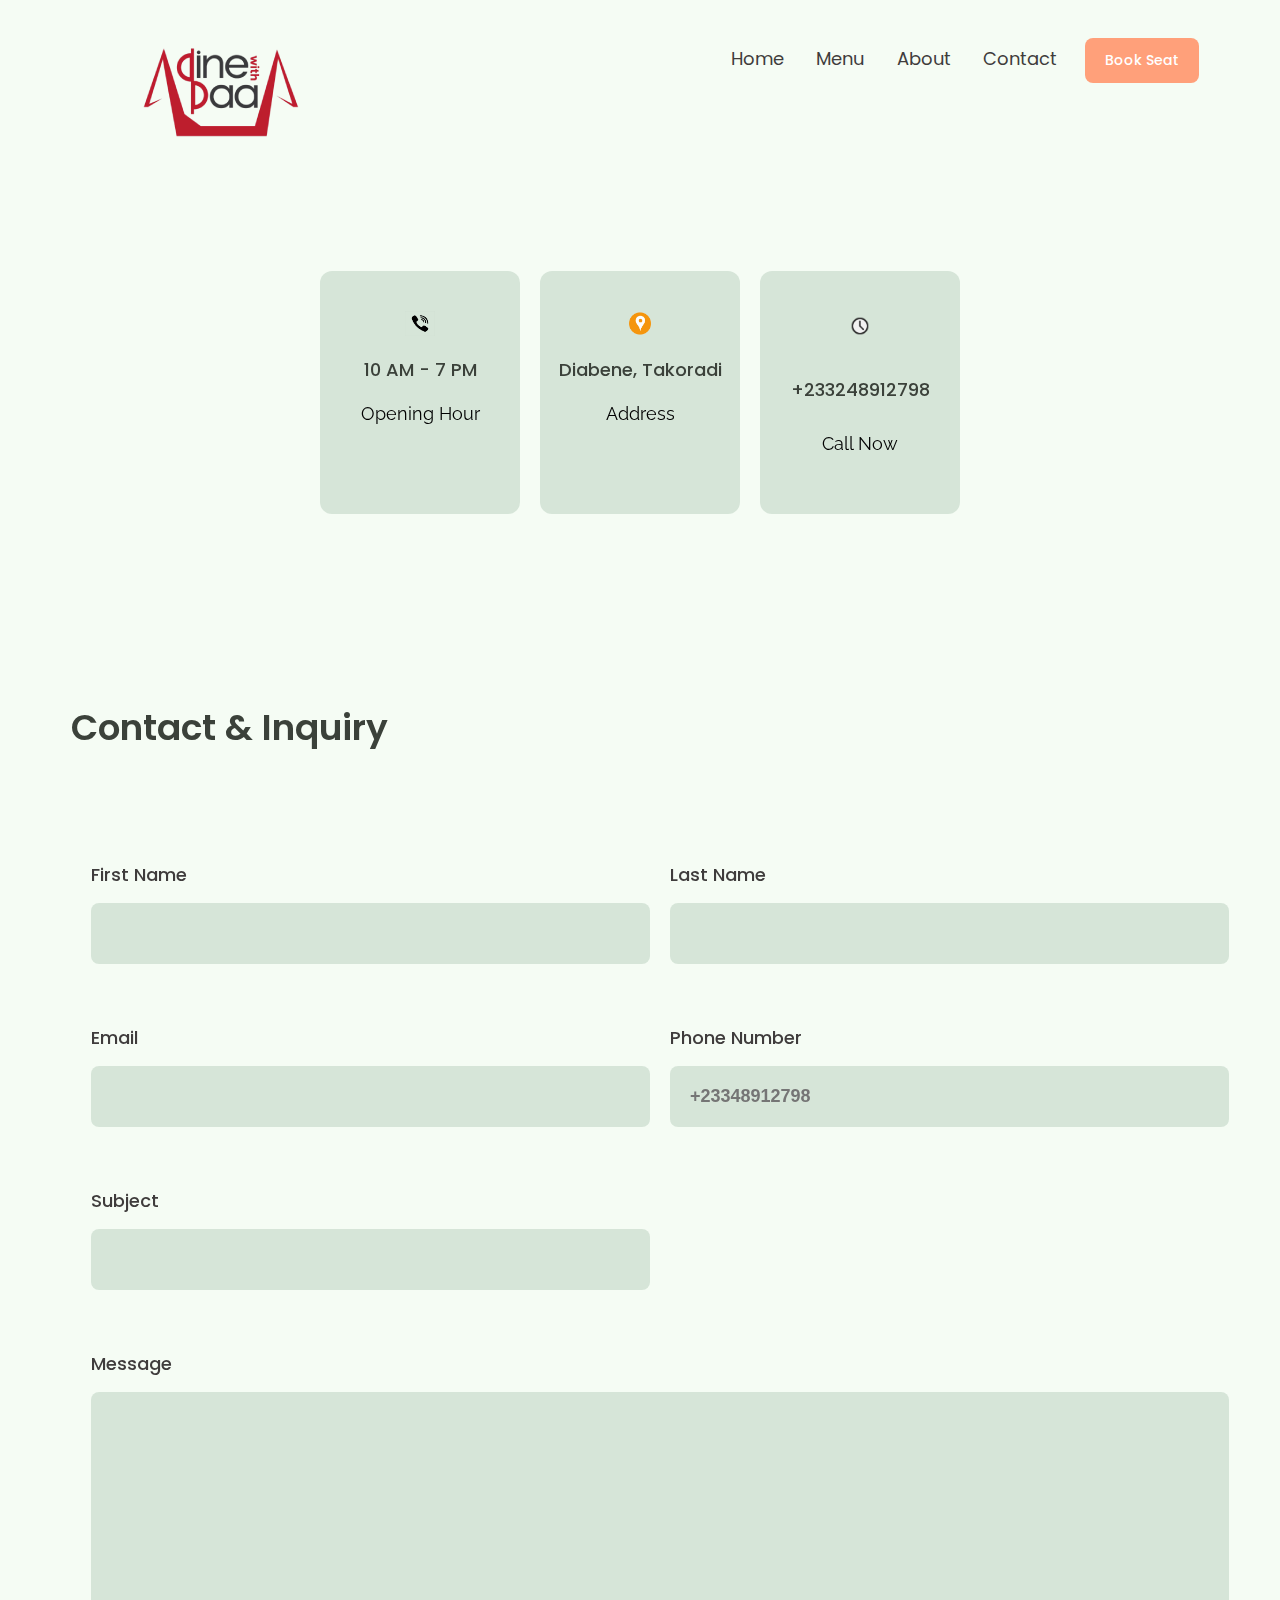
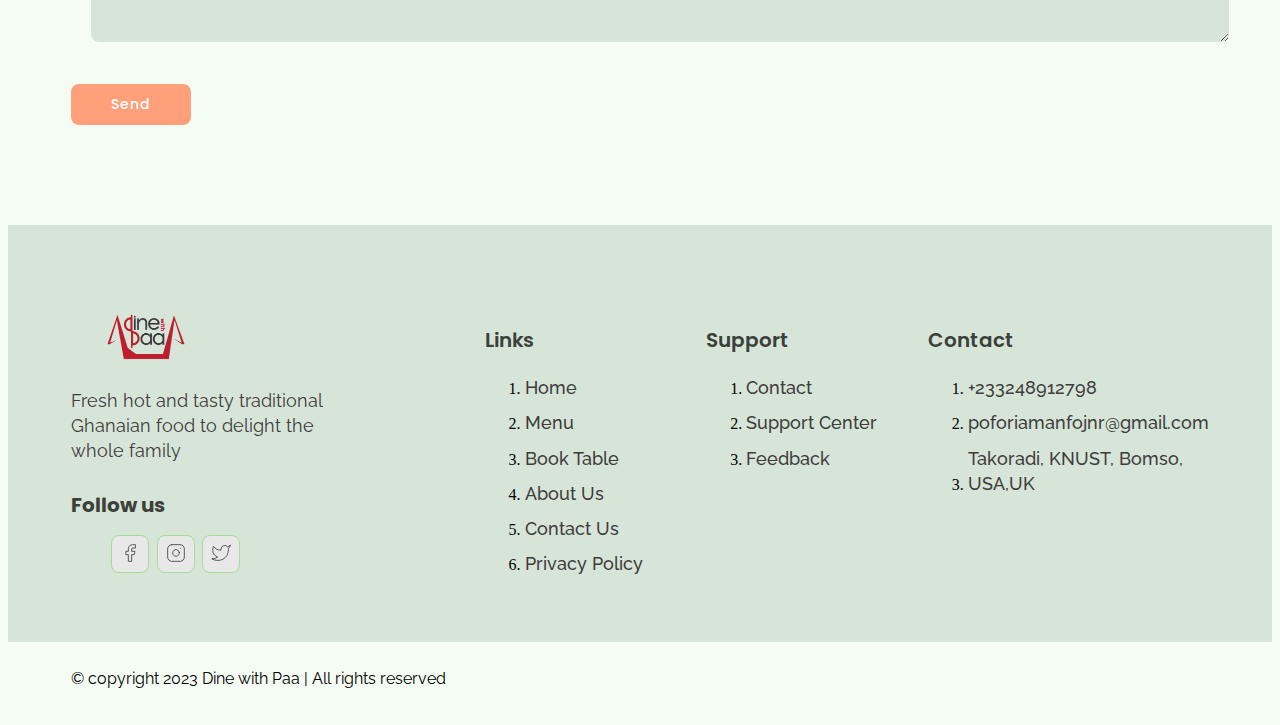
<file: Dine with Paa/Contact.html>
<!DOCTYPE html>
<html lang="en">
<head>
  <meta charset="UTF-8">
  <meta name="viewport" content="width=device-width, initial-scale=1.0">
 
  <link rel="stylesheet" href="global.css"> 
  <link rel="stylesheet" href="allstyles.css"> 
  <link rel="icon" type="image/x-icon" href="/img/dinner.jpg">
  <link rel="stylesheet" href="https://unpkg.com/aos@next/dist/aos.css" />
 

  <title>Contact|Dine with Paa</title>
</head>



<body>

   <!-- Nav Section -->
   <div class="nav">
    <div class="container">
      <div class="nav__wrapper">
        <a href="./Foodweb.html" class="logo">
          <img src="./img/DINE17.png" alt="Dine with Paa">
        </a>
        <nav>
          <div class="nav__icon">
            <svg xmlns="http://www.w3.org/2000/svg" width="24" height="24" viewBox="0 0 24 24" fill="none"
              stroke="currentColor" stroke-width="2" stroke-linecap="round" stroke-linejoin="round"
              class="feather feather-menu">
              <line x1="3" y1="12" x2="21" y2="12" />
              <line x1="3" y1="6" x2="21" y2="6" />
              <line x1="3" y1="18" x2="21" y2="18" />
            </svg>
          </div>
          <div class="nav__bgOverlay"></div>
          <ul class="nav__list">
            <div class="nav__close">
              <svg xmlns="http://www.w3.org/2000/svg" width="24" height="24" viewBox="0 0 24 24" fill="none"
                stroke="currentColor" stroke-width="2" stroke-linecap="round" stroke-linejoin="round"
                class="feather feather-x">
                <line x1="18" y1="6" x2="6" y2="18" />
                <line x1="6" y1="6" x2="18" y2="18" />
              </svg>
            </div>
            <div class="nav__list__wrapper">

              <li><a class="nav__link" href="./Foodweb.html">Home</a></li>
              <li><a class="nav__link" href="./Menu.html">Menu</a></li>
              <li><a class="nav__link" href="./About.html">About</a></li>
              <li><a class="nav__link" href="./Contact.html">Contact</a></li>
              <li><a href="./Booking.html" class="btn primary-btn">Book Seat</a></li>
            </div>
            </div>
          </ul>
        </nav>
      </div>
    </div>
  </div>
  <!--End Nav Section-->

  
  <!--store info CONTACT SECTION-->
  <section class="storeInfo" data-aos="fade-up">
    <div class="container">
      <div class="storeInfo__wrapper">
        <div class="storeInfo__item">
          <div class="storeInfo__icon">
            <img src="img/phone.svg" alt="clock icon">
          </div>
          <h3 class="storeInfo__title">
            10 AM - 7 PM
          </h3>
          <p class="storeInfo__text">
            Opening Hour
          </p>
        </div>
        <div class="storeInfo__item">
          <div class="storeInfo__icon">
            <img src="img/address.svg" alt="clock icon">
          </div>
          <h3 class="storeInfo__title">
            Diabene, Takoradi
          </h3>
          <p class="storeInfo__text">
            Address
          </p>
        </div>
        <div class="storeInfo__item">
          <div class="storeInfo__icon">
            <img src="img/clock.svg" alt="clock icon">
          </div>
          <a href="tel:+233248912798">
            <h3 class="storeInfo__title">
              +233248912798
            </h3>
          </a>
          
          <p class="storeInfo__text">
            Call Now
          </p>
        </div>
      </div>
    </div>
  </section>


  <!--END OF store info CONTACT SECTION-->

  <!--CONTACT FORM-->
  <section id="form" data-aos="fade-down">
    <div class="container">
      <h3 class="form__title">
        Contact & Inquiry
      </h3>
      <div class="form__wrapper">
        <form action="https://formsubmit.co/ 389ed6febc241c726c6bfdb70d712edc" method="POST">
          <!--HoneyPot-->
          <input type="text" name="_honey" style="display: none;">

          <!--Disable Captcha-->
          <input type="hidden" name="_captcha" value="false">

          <div class="form__group">
            <label for="firstName">First Name</label>
            <input type="text" id="firstName" name="First&nbsp;Name" required>
          </div>
          <div class="form__group">
            <label for="lastName">Last Name</label>
            <input type="text" id="lastName" name="Last&nbsp;Name" required>
          </div>
          <div class="form__group">
            <label for="email">Email</label>
            <input type="email" id="email" name="Email" required>
          </div>
          <div class="form__group">
            <label for="phoneNumber">Phone Number</label>
            <input type="text" id="phoneNumber" name="Phone&nbsp;Number" placeholder="+23348912798" required>
          </div>
          <div class="form__group">
            <label for="subject">Subject</label>
            <input type="text" id="subject" name="Subject" required>
          </div>
          <div class="form__group form__group__full">
            <label for="message">Message</label>
            <textarea name="Message" id="message" cols="30" rows="10" required></textarea>
          </div>
          <button type="submit" class="btn primary-btn">Send</button>
        </form>
      </div>
    </div>
  </section>
<!--END OF CONTACT FORM-->


  <!--Footer PAGE SECTION-->
  <footer>
    <div class="container">
      <div class="footer__wrapper">
        <div class="footer__col1">
          <div class="footer__logo">
            <img src="./img/DINE17.png" alt="Dine with Paa">
          </div>
          <p class="footer__desc">
            Fresh hot and tasty traditional Ghanaian food to delight the whole family
          </p>
          <div class="footer__socials">
            <h4 class="footer__socials__title">Follow us</h4>
            <ol class="footer__socials__list">
              <li>
                <a href="#">
                  <svg xmlns="http://www.w3.org/2000/svg" width="24" height="24" viewBox="0 0 24 24" fill="none"
                    stroke="currentColor" stroke-width="1" stroke-linecap="round" stroke-linejoin="round"
                    class="feather feather-facebook">
                    <path d="M18 2h-3a5 5 0 0 0-5 5v3H7v4h3v8h4v-8h3l1-4h-4V7a1 1 0 0 1 1-1h3z" />
                  </svg>
                </a>
              </li>
              <li>
                <a href="https://www.instagram.com/_.youngstark7">
                  <svg xmlns="http://www.w3.org/2000/svg" width="24" height="24" viewBox="0 0 24 24" fill="none"
                    stroke="currentColor" stroke-width="1" stroke-linecap="round" stroke-linejoin="round"
                    class="feather feather-instagram">
                    <rect x="2" y="2" width="20" height="20" rx="5" ry="5" />
                    <path d="M16 11.37A4 4 0 1 1 12.63 8 4 4 0 0 1 16 11.37z" />
                    <line x1="17.5" y1="6.5" x2="17.51" y2="6.5" />
                  </svg>
                </a>
              </li>
              <li>
                <a href="https://twitter.com/unavailablepete?s=21">
                  <svg xmlns="http://www.w3.org/2000/svg" width="24" height="24" viewBox="0 0 24 24" fill="none"
                    stroke="currentColor" stroke-width="1" stroke-linecap="round" stroke-linejoin="round"
                    class="feather feather-twitter">
                    <path
                      d="M23 3a10.9 10.9 0 0 1-3.14 1.53 4.48 4.48 0 0 0-7.86 3v1A10.66 10.66 0 0 1 3 4s-4 9 5 13a11.64 11.64 0 0 1-7 2c9 5 20 0 20-11.5a4.5 4.5 0 0 0-.08-.83A7.72 7.72 0 0 0 23 3z" />
                  </svg>
                </a>
              </li>
            </ol>
          </div>
        </div>
        <div class="footer__col2">
          <h3 class="footer__text__title">
            Links
          </h3>
          <ol class="footer__text">
            <li>
              <a href="Foodweb.html">Home</a>
            </li>
            <li>
              <a href="Menu.html">Menu</a>
            </li>
            <li>
              <a href="Booking.html">Book Table</a>
            </li>
            <li>
              <a href="About.html">About Us</a>
            </li>
            <li>
              <a href="Contact.html">Contact Us</a>
            </li>
            <li>
              <a href="#">Privacy Policy</a>
            </li>
          </ol>
        </div>
        <div class="footer__col3">
          <h3 class="footer__text__title">
            Support
          </h3>
          <ol class="footer__text">
            <li>
              <a href="#">Contact</a>
            </li>
            <li>
              <a href="#">Support Center</a>
            </li>
            <li>
              <a href="#">Feedback</a>
            </li>
          </ol>
        </div>
        <div class="footer__col4">
          <h3 class="footer__text__title">
            Contact
          </h3>
          <ol class="footer__text">
            <li>
              <a href="tel:+233248912798">+233248912798</a>
            </li>
            <li>
              <a href="mailto:poforiamanfojnr@gmail.com">poforiamanfojnr@gmail.com</a>
            </li>
            <li>
              <a href="#">Takoradi, KNUST, Bomso, USA,UK</a>
            </li>
          </ol>
        </div>
      </div>
    </div>
  </footer>
  <div id="copyright">
    <div class="container">
      <p class="copyright__text">
        © copyright 2023 Dine with Paa | All rights reserved
      </p>
    </div>
  </div>
  <!--END Footer PAGE SECTION-->


<script src="https://unpkg.com/aos@next/dist/aos.js"></script>
<!--custom script-->
<script src="main.js"></script>
</body>

</html>
</file>
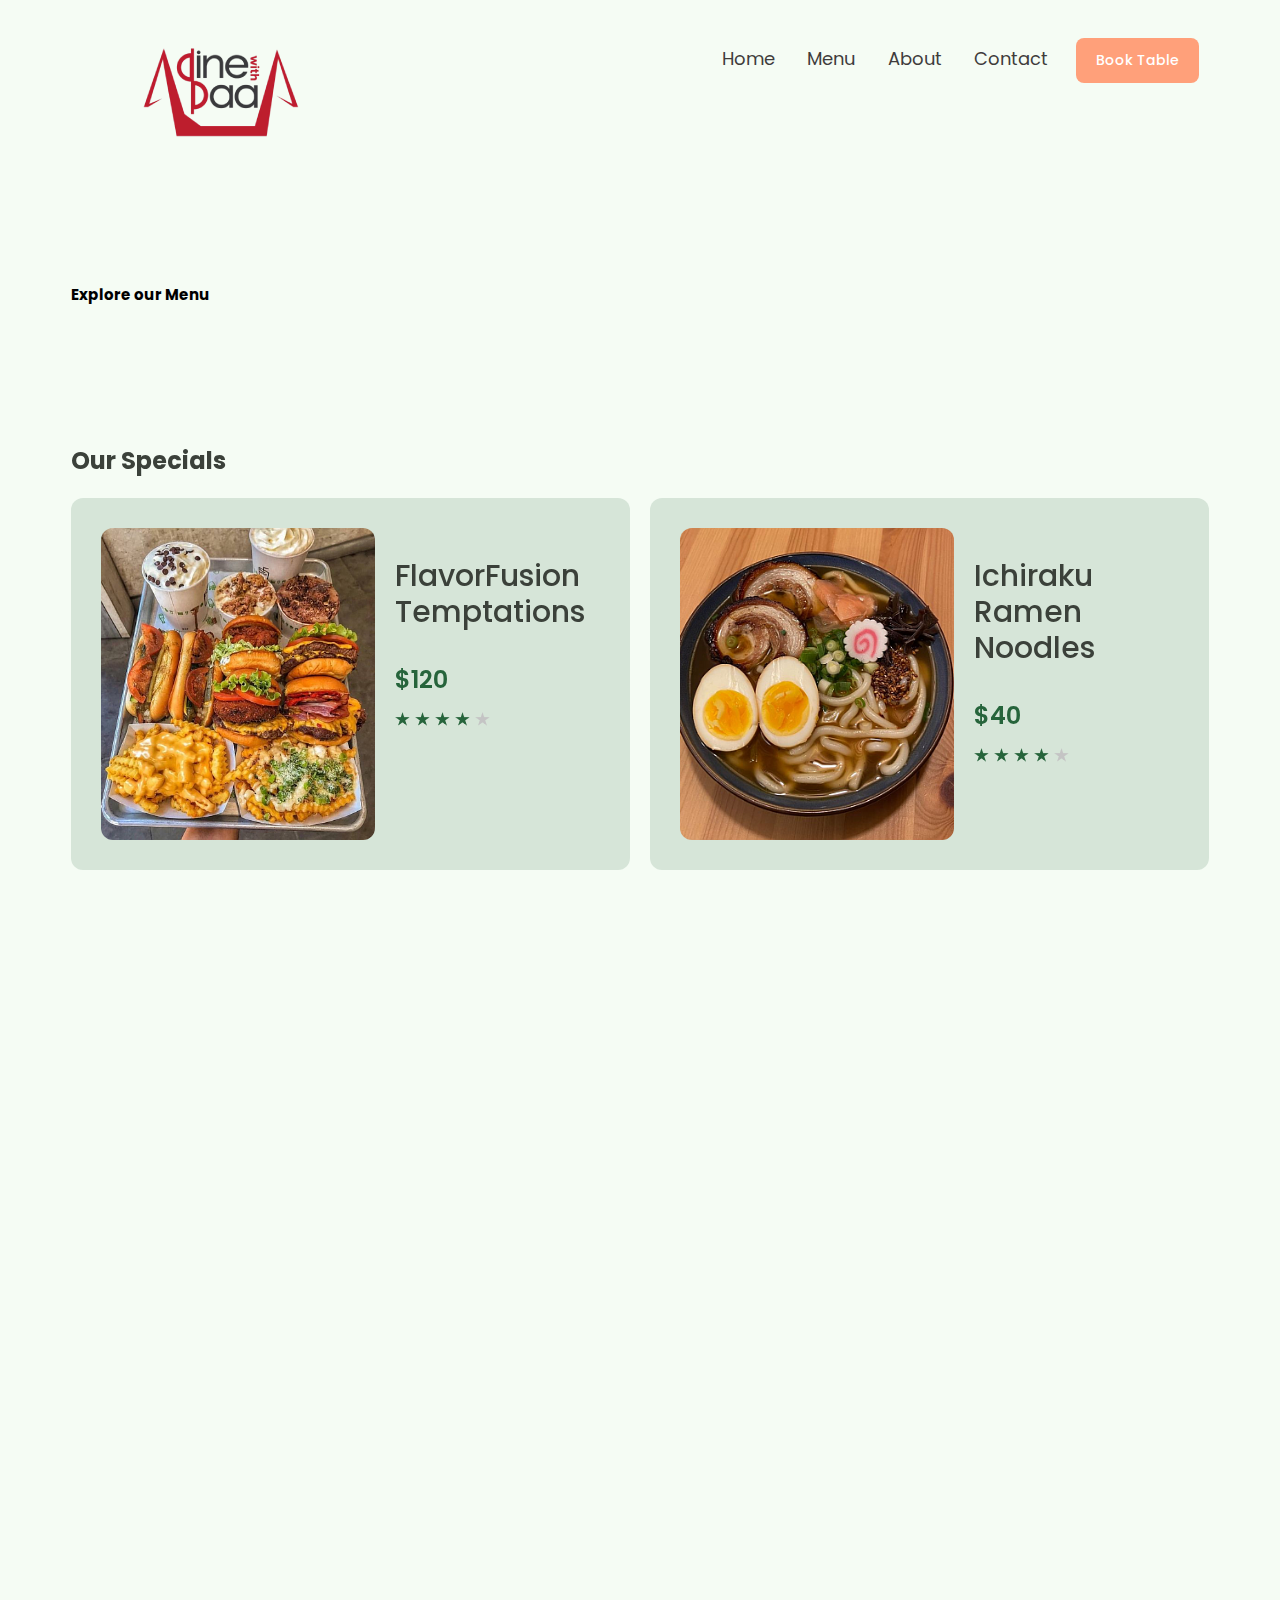
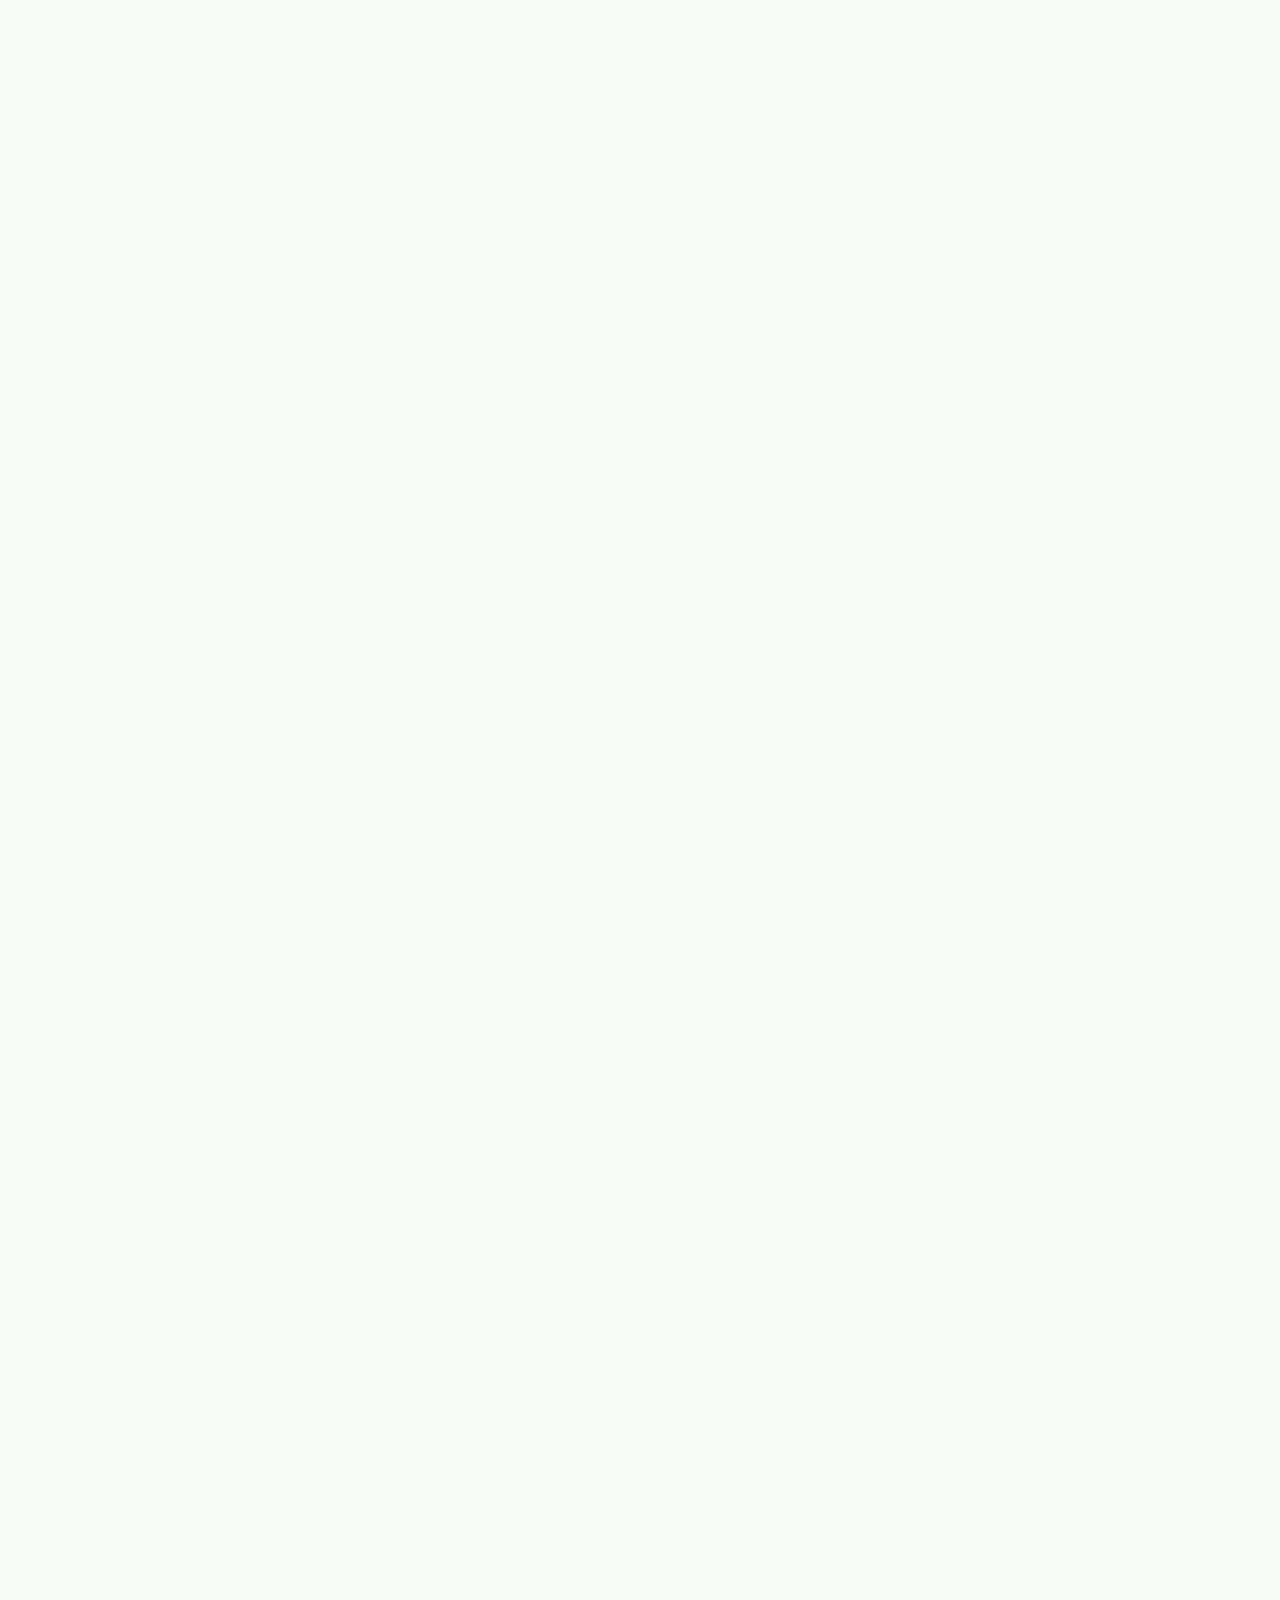
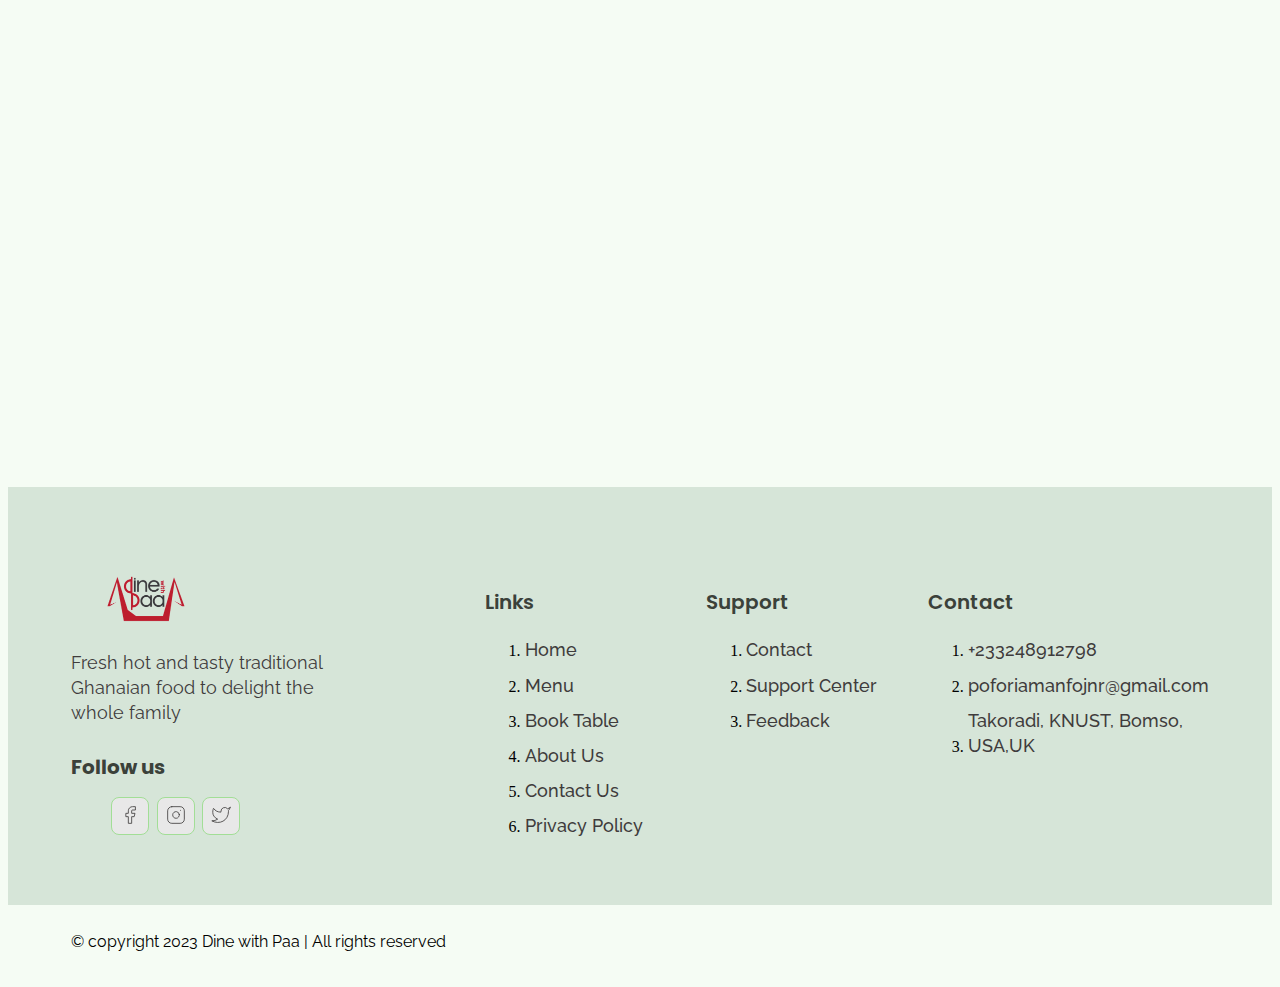
<file: Dine with Paa/Menu.html>
<!DOCTYPE html>
<html lang="en">
<head>
  <meta charset="UTF-8">
  <meta name="viewport" content="width=device-width, initial-scale=1.0">
 
  <link rel="stylesheet" href="global.css"> 
  <link rel="stylesheet" href="allstyles.css"> 
  <link rel="icon" type="image/x-icon" href="/img/dinner.jpg">
  <link rel="stylesheet" href="https://unpkg.com/aos@next/dist/aos.css" />
  <link rel="stylesheet" href="menu.css">
 

  <title>Menu|Dine with Paa</title>
</head>



<body>

   <!-- Nav Section -->
   <div class="nav">
    <div class="container">
      <div class="nav__wrapper">
        <a href="./Foodweb.html" class="logo">
          <img src="./img/DINE17.png" alt="Dine with Paa">
        </a>
        <nav>
          <div class="nav__icon">
            <svg xmlns="http://www.w3.org/2000/svg" width="24" height="24" viewBox="0 0 24 24" fill="none"
              stroke="currentColor" stroke-width="2" stroke-linecap="round" stroke-linejoin="round"
              class="feather feather-menu">
              <line x1="3" y1="12" x2="21" y2="12" />
              <line x1="3" y1="6" x2="21" y2="6" />
              <line x1="3" y1="18" x2="21" y2="18" />
            </svg>
          </div>
          <div class="nav__bgOverlay"></div>
          <ul class="nav__list">
            <div class="nav__close">
              <svg xmlns="http://www.w3.org/2000/svg" width="24" height="24" viewBox="0 0 24 24" fill="none"
                stroke="currentColor" stroke-width="2" stroke-linecap="round" stroke-linejoin="round"
                class="feather feather-x">
                <line x1="18" y1="6" x2="6" y2="18" />
                <line x1="6" y1="6" x2="18" y2="18" />
              </svg>
            </div>
            <div class="nav__list__wrapper">

              <li><a class="nav__link" href="Foodweb.html">Home</a></li>
              <li><a class="nav__link" href="Menu.html">Menu</a></li>
              <li><a class="nav__link" href="About.html">About</a></li>
              <li><a class="nav__link" href="Contact.html">Contact</a></li>
              <li><a href="Booking.html" class="btn primary-btn">Book Table</a></li>
            </div>
            </div>
          </ul>
        </nav>
      </div>
    </div>
  </div>
  <!--End Nav Section-->

  <!--Page Title-->
  <section id="page__title">
    <div class="container">
      <h2 class="page__title__text">
        Explore our Menu
      </h2>
    </div>
  </section>
   <!-- End of Page Title-->

   <!--Our Special Section-->
   <section id="ourSpecials" data-aos="fade-up">
    <div class="container">
      <h3 class="ourSpecials__title">Our Specials</h3>
      <div class="ourSpecials__wrapper">
        <div class="ourSpecials__item">
          <div class="ourSpecials__item__img">
            <img src="img/FRIESS.png" alt="Say bye to weight loss">
          </div>
          <div class="ourSpecials__item__info">
            <h3 class="ourSpecials__item__title">
              FlavorFusion Temptations
            </h3>
            <h4 class="ourSpecials__item__price">$120</h4>
            <div class="ourSpecials__item__stars">
              <img src="img/3star.png" alt="3 stars">
            </div>
          </div>
        </div>
        <div class="ourSpecials__item">
          <div class="ourSpecials__item__img">
            <img src="img/ramen.png" alt="Ramen">
          </div>
          <div class="ourSpecials__item__info">
            <h3 class="ourSpecials__item__title">
              Ichiraku Ramen Noodles
            </h3>
            <h4 class="ourSpecials__item__price">$40</h4>
            <div class="ourSpecials__item__stars">
              <img src="img/3star.png" alt="3 stars">
            </div>
          </div>
        </div>
      </div>
    </div>
  </section>

    <!-- End of Our Special Section-->
    <!--TOP DISHES-->
<section id="dishGrid" data-aos="fade-up">
  <div class="container">
    <h2 class="dishGrid__title">
      Top Dishes
    </h2>
    <div class="dishGrid__wrapper">
      <div class="dishGrid__item">
        <div class="dishGrid__item__img">
          <img src="img/Pep.png" alt="Pepperoni Pizza">
        </div>
        <div class="dishGrid__item__info">
          <h3 class="dishGrid__item__title">
            Pepperoni Pizza
          </h3>
          <h3 class="dishGrid__item__price">$80
          </h3>
          <div class="dishGrid__item__star">
            <img src="img/Rating_stars_4.5.svg.png" alt="4.5 stars">
          </div>
        </div>
      </div>
      <div class="dishGrid__item">
        <div class="dishGrid__item__img">
          <img src="img/waakye.png">
        </div>
        <div class="dishGrid__item__info">
          <h3 class="dishGrid__item__title">
            Waakye
          </h3>
          <h3 class="dishGrid__item__price">$25

          </h3>
          <div class="dishGrid__item__star">
            <img src="img/Rating_stars_4.5.svg.png" alt="4.5 stars">
          </div>
        </div>
      </div><div class="dishGrid__item">
        <div class="dishGrid__item__img">
          <img src="img/Lasa.png" alt="Lasagna">
        </div>
        <div class="dishGrid__item__info">
          <h3 class="dishGrid__item__title">
            Lasagna
          </h3>
          <h3 class="dishGrid__item__price">$45

          </h3>
          <div class="dishGrid__item__star">
            <img src="img/Rating_stars_4.5.svg.png" alt="4.5 stars">
          </div>
        </div>
      </div>
    </div>
  </div>
</section>

<!--END OF TOP DISHES-->

    <!--Break fast-->
    <section id="dishGrid" data-aos="fade-up">
      <div class="container">
        <h2 class="dishGrid__title">
          Breakfast
        </h2>
        <div class="dishGrid__wrapper">
          <div class="dishGrid__item">
            <div class="dishGrid__item__img">
              <img src="img/KOKO.png" alt="Hausa Koko">
            </div>
            <div class="dishGrid__item__info">
              <h3 class="dishGrid__item__title">
                Hausa Koko
              </h3>
              <h3 class="dishGrid__item__price">$7
              </h3>
              <div class="dishGrid__item__star">
                <img src="img/Rating_stars_4.5.svg.png" alt="4.5 stars">
              </div>
            </div>
          </div>
          <div class="dishGrid__item">
            <div class="dishGrid__item__img">
              <img src="img/pexels-ash-376464.jpg" alt="Pancakes">
            </div>
            <div class="dishGrid__item__info">
              <h3 class="dishGrid__item__title">
                Pancakes with Syrup
              </h3>
              <h3 class="dishGrid__item__price">$14
    
              </h3>
              <div class="dishGrid__item__star">
                <img src="img/Rating_stars_4.5.svg.png" alt="4.5 stars">
              </div>
            </div>
          </div>
          <div class="dishGrid__item">
            <div class="dishGrid__item__img">
              <img src="img/randy-fath-SQ20tWzxXO0-unsplash.jpg" alt="French Toast">
            </div>
            <div class="dishGrid__item__info">
              <h3 class="dishGrid__item__title">
                French Toast
              </h3>
              <h3 class="dishGrid__item__price">$15
    
              </h3>
              <div class="dishGrid__item__star">
                <img src="img/Rating_stars_4.5.svg.png" alt="4.5 stars">
              </div>
            </div>
          </div>
          <div class="dishGrid__item">
            <div class="dishGrid__item__img">
              <img src="img/Oatmeal.png" alt="Oatmeal">
            </div>
            <div class="dishGrid__item__info">
              <h3 class="dishGrid__item__title">
                Oatmeal
              </h3>
              <h3 class="dishGrid__item__price">$10
    
              </h3>
              <div class="dishGrid__item__star">
                <img src="img/Rating_stars_4.5.svg.png" alt="4.5 stars">
              </div>
            </div>
          </div>
          <div class="dishGrid__item">
            <div class="dishGrid__item__img">
              <img src="img/Buttermilk.png" alt="Sandwich">
            </div>
            <div class="dishGrid__item__info">
              <h3 class="dishGrid__item__title">
                Buttermilk Waffle, Bacon, and Egg Sandwich with Tea
              </h3>
              <h3 class="dishGrid__item__price">$12
    
              </h3>
              <div class="dishGrid__item__star">
                <img src="img/Rating_stars_4.5.svg.png" alt="4.5 stars">
              </div>
            </div>
          </div>
        </div>
      </div>
    </section>

<!--End of Breakfast-->

 <!--Lunch-->
 <section id="dishGrid" data-aos="fade-up">
  <div class="container">
    <h2 class="dishGrid__title">
      Lunch
    </h2>
    <div class="dishGrid__wrapper">
      <div class="dishGrid__item">
        <div class="dishGrid__item__img">
          <img src="img/FUFU1.png" alt="Fufu">
        </div>
        <div class="dishGrid__item__info">
          <h3 class="dishGrid__item__title">
            Fufu with Tilapia
          </h3>
          <h3 class="dishGrid__item__price">$20
          </h3>
          <div class="dishGrid__item__star">
            <img src="img/Rating_stars_4.5.svg.png" alt="4.5 stars">
          </div>
        </div>
      </div>
      <div class="dishGrid__item">
        <div class="dishGrid__item__img">
          <img src="img/waakye.png" alt="Waakye">
        </div>
        <div class="dishGrid__item__info">
          <h3 class="dishGrid__item__title">
            Waakye
          </h3>
          <h3 class="dishGrid__item__price">$25

          </h3>
          <div class="dishGrid__item__star">
            <img src="img/Rating_stars_4.5.svg.png" alt="4.5 stars">
          </div>
        </div>
      </div>
      <div class="dishGrid__item">
        <div class="dishGrid__item__img">
          <img src="img/Jollof Rice.png" alt="burgerKing">
        </div>
        <div class="dishGrid__item__info">
          <h3 class="dishGrid__item__title">
            Jollof Rice 
          </h3>
          <h3 class="dishGrid__item__price">$10

          </h3>
          <div class="dishGrid__item__star">
            <img src="img/Rating_stars_4.5.svg.png" alt="4.5 stars">
          </div>
        </div>
      </div>
      <div class="dishGrid__item">
        <div class="dishGrid__item__img">
          <img src="img/rice.png" alt="Beef Rice">
        </div>
        <div class="dishGrid__item__info">
          <h3 class="dishGrid__item__title">
            Rice and Beef stew
          </h3>
          <h3 class="dishGrid__item__price">$30

          </h3>
          <div class="dishGrid__item__star">
            <img src="img/Rating_stars_4.5.svg.png" alt="4.5 stars">
          </div>
        </div>
      </div>
      <div class="dishGrid__item">
        <div class="dishGrid__item__img">
          <img src="img/Fried.png" alt="Fried Rice">
        </div>
        <div class="dishGrid__item__info">
          <h3 class="dishGrid__item__title">
            Fried Rice
          </h3>
          <h3 class="dishGrid__item__price">$25

          </h3>
          <div class="dishGrid__item__star">
            <img src="img/Rating_stars_4.5.svg.png" alt="4.5 stars">
          </div>
        </div>
      </div>
    </div>
  </div>
</section>

<!--End of Lunch-->

 <!--Dinner-->
 <section id="dishGrid" data-aos="fade-up">
  <div class="container">
    <h2 class="dishGrid__title">
      Dinner
    </h2>
    <div class="dishGrid__wrapper">
      <div class="dishGrid__item">
        <div class="dishGrid__item__img">
          <img src="img/GOB3.png" alt="Gob3">
        </div>
        <div class="dishGrid__item__info">
          <h3 class="dishGrid__item__title">
           Beans and Plantain(Gob3)
          </h3>
          <h3 class="dishGrid__item__price">$21
          </h3>
          <div class="dishGrid__item__star">
            <img src="img/Rating_stars_4.5.svg.png" alt="4.5 stars">
          </div>
        </div>
      </div>
      <div class="dishGrid__item">
        <div class="dishGrid__item__img">
          <img src="img/Ampesi.png" alt="Ampesi">
        </div>
        <div class="dishGrid__item__info">
          <h3 class="dishGrid__item__title">
            Ampesi 
          </h3>
          <h3 class="dishGrid__item__price">$35

          </h3>
          <div class="dishGrid__item__star">
            <img src="img/Rating_stars_4.5.svg.png" alt="4.5 stars">
          </div>
        </div>
      </div>
      <div class="dishGrid__item">
        <div class="dishGrid__item__img">
          <img src="img/BANKU.png" alt="Banku">
        </div>
        <div class="dishGrid__item__info">
          <h3 class="dishGrid__item__title">
            Banku and Tilapia
          </h3>
          <h3 class="dishGrid__item__price">$10

          </h3>
          <div class="dishGrid__item__star">
            <img src="img/Rating_stars_4.5.svg.png" alt="4.5 stars">
          </div>
        </div>
      </div>
      <div class="dishGrid__item">
        <div class="dishGrid__item__img">
          <img src="img/TZ.png" alt="TZ">
        </div>
        <div class="dishGrid__item__info">
          <h3 class="dishGrid__item__title">
            Tuo Zaafi
          </h3>
          <h3 class="dishGrid__item__price">$30

          </h3>
          <div class="dishGrid__item__star">
            <img src="img/Rating_stars_4.5.svg.png" alt="4.5 stars">
          </div>
        </div>
      </div>
      <div class="dishGrid__item">
        <div class="dishGrid__item__img">
          <img src="img/Eto.png" alt="Eto">
        </div>
        <div class="dishGrid__item__info">
          <h3 class="dishGrid__item__title">
            Eto(Mashed Plantain and Egg)
          </h3>
          <h3 class="dishGrid__item__price">$34

          </h3>
          <div class="dishGrid__item__star">
            <img src="img/Rating_stars_4.5.svg.png" alt="4.5 stars">
          </div>
        </div>
      </div>
    </div>
  </div>
</section>

<!--End of Dinner-->





















  <!--Footer PAGE SECTION-->
  <footer>
    <div class="container">
      <div class="footer__wrapper">
        <div class="footer__col1">
          <div class="footer__logo">
            <img src="./img/DINE17.png" alt="Dine with Paa">
          </div>
          <p class="footer__desc">
            Fresh hot and tasty traditional Ghanaian food to delight the whole family
          </p>
          <div class="footer__socials">
            <h4 class="footer__socials__title">Follow us</h4>
            <ol class="footer__socials__list">
              <li>
                <a href="#">
                  <svg xmlns="http://www.w3.org/2000/svg" width="24" height="24" viewBox="0 0 24 24" fill="none"
                    stroke="currentColor" stroke-width="1" stroke-linecap="round" stroke-linejoin="round"
                    class="feather feather-facebook">
                    <path d="M18 2h-3a5 5 0 0 0-5 5v3H7v4h3v8h4v-8h3l1-4h-4V7a1 1 0 0 1 1-1h3z" />
                  </svg>
                </a>
              </li>
              <li>
                <a href="https://www.instagram.com/_.youngstark7">
                  <svg xmlns="http://www.w3.org/2000/svg" width="24" height="24" viewBox="0 0 24 24" fill="none"
                    stroke="currentColor" stroke-width="1" stroke-linecap="round" stroke-linejoin="round"
                    class="feather feather-instagram">
                    <rect x="2" y="2" width="20" height="20" rx="5" ry="5" />
                    <path d="M16 11.37A4 4 0 1 1 12.63 8 4 4 0 0 1 16 11.37z" />
                    <line x1="17.5" y1="6.5" x2="17.51" y2="6.5" />
                  </svg>
                </a>
              </li>
              <li>
                <a href="https://twitter.com/unavailablepete?s=21">
                  <svg xmlns="http://www.w3.org/2000/svg" width="24" height="24" viewBox="0 0 24 24" fill="none"
                    stroke="currentColor" stroke-width="1" stroke-linecap="round" stroke-linejoin="round"
                    class="feather feather-twitter">
                    <path
                      d="M23 3a10.9 10.9 0 0 1-3.14 1.53 4.48 4.48 0 0 0-7.86 3v1A10.66 10.66 0 0 1 3 4s-4 9 5 13a11.64 11.64 0 0 1-7 2c9 5 20 0 20-11.5a4.5 4.5 0 0 0-.08-.83A7.72 7.72 0 0 0 23 3z" />
                  </svg>
                </a>
              </li>
            </ol>
          </div>
        </div>
        <div class="footer__col2">
          <h3 class="footer__text__title">
            Links
          </h3>
          <ol class="footer__text">
            <li>
              <a href="Foodweb.html">Home</a>
            </li>
            <li>
              <a href="Menu.html">Menu</a>
            </li>
            <li>
              <a href="Booking.html">Book Table</a>
            </li>
            <li>
              <a href="About.html">About Us</a>
            </li>
            <li>
              <a href="Contact.html">Contact Us</a>
            </li>
            <li>
              <a href="#">Privacy Policy</a>
            </li>
          </ol>
        </div>
        <div class="footer__col3">
          <h3 class="footer__text__title">
            Support
          </h3>
          <ol class="footer__text">
            <li>
              <a href="#">Contact</a>
            </li>
            <li>
              <a href="#">Support Center</a>
            </li>
            <li>
              <a href="#">Feedback</a>
            </li>
          </ol>
        </div>
        <div class="footer__col4">
          <h3 class="footer__text__title">
            Contact
          </h3>
          <ol class="footer__text">
            <li>
              <a href="tel:+233248912798">+233248912798</a>
            </li>
            <li>
              <a href="mailto:poforiamanfojnr@gmail.com">poforiamanfojnr@gmail.com</a>
            </li>
            <li>
              <a href="#">Takoradi, KNUST, Bomso, USA,UK</a>
            </li>
          </ol>
        </div>
      </div>
    </div>
  </footer>
  <div id="copyright">
    <div class="container">
      <p class="copyright__text">
        © copyright 2023 Dine with Paa | All rights reserved
      </p>
    </div>
  </div>
  <!--END Footer PAGE SECTION-->


<script src="https://unpkg.com/aos@next/dist/aos.js"></script>
<!--custom script-->
<script src="main.js"></script>
</body>

</html>
</file>
<file: global.css>
@import url('https://fonts.googleapis.com/css2?family=Poppins:wght@500;600&family=Raleway:wght@400;500;600&display=swap');

html {
	font-size: 10px;
	overflow-x: hidden;
}
body {
	background: var(--lightGreen-2);
	overflow-x: hidden;
}
section {
	padding: 100px 0;
}

@media only screen and (max-width: 768px) {
	section {
		padding: 50px 0;
	}
}
.container {
	max-width: 1200px;
	width: 90%;
	margin: 0 auto;
}
:root {
	--green-1: #26643b;
	--green-2: #a2de96;
	--lightGreen-1: #d6e5d8;
	--lightGreen-2: #f5fcf4;
	--black-1: #3b413a;
	--black-2: #3f3c3c;
	--black-3: #5b6359;
	--white-1: #e8e8e8;
}
img {
	width: 100%;
	height: 100%;
	object-fit: contain;
}
h1,
h2,
h3,
h4 {
	font-family: 'Poppins', 'san-serif';
}
p {
	font-family: 'Raleway', 'san-serif';
	font-weight: 400;
	line-height: 1.4em;
	font-size: 1.8rem;
}
a {
	display: inline-block;
	text-decoration: none;
}
</file>
<file: allstyles.css>
.nav {
	padding: 2rem 0;
}
.nav__icon,
.nav__close,
.nav__bgOverlay {
	display: none;
}
.nav__wrapper {
	display: flex;
	justify-content: space-between;
}
.nav__list li {
	display: inline-block;
	margin: 0 1rem;
}
.nav__list .nav__link {
	font-size: 1.8rem;
	font-family: Poppins;
	color: var(--black-2);
	padding: 0.5rem;
}
.nav__list li:hover .nav__link {
	color: var(--green-1);
}
@media only screen and (max-width: 768px) {
	.nav {
		position: relative;
		/* overflow-x: scroll; */
	}
	.nav__icon {
		display: block;
	}
	.nav__icon svg,
	.nav__close svg {
		pointer-events: none;
		height: 30px;
		width: 30px;
	}
	.nav__close {
		display: block;
		position: absolute;
		color: var(--black-1);
		right: 1rem;
		top: 1rem;
		cursor: pointer;
	}
	.nav__list {
		z-index: 1000;
		position: absolute;
		left: 100%;
		top: 0;
		height: 100vh;
		width: 70%;
		background: var(--lightGreen-1);
		display: flex;
		align-items: center;
		justify-content: flex-end;
		padding-right: 2rem;
		transform: translate(0%);
		overflow: hidden;
		transition: 0.3s ease-in transform;
	}
	.nav__list.show {
		transform: translate(-100%);
	}
	.nav__list li {
		display: block;
		text-align: right;
		margin-bottom: 2rem;
	}
	.nav__list a {
		font-size: 1.6rem;
	}
	.nav__bgOverlay {
		position: absolute;
		left: 0;
		top: 0;
		z-index: 1000;
		height: 100vh;
		width: 100%;
		background: rgba(18, 24, 14, 0.808);
		display: none;
	}
	.nav__bgOverlay.active {
		display: block;
	}
}
/*Button style*/
.btn{
  color: lightsalmon;
  font-family:'Poppins';
  font-weight: 500;
  border-radius: 8px;
  font-size: 1.4rem;
  padding: 1.2rem 2rem;
}
.primary-btn{
  color: white;
  background-color:lightsalmon;
}
@media only screen and(min-width: 768px){
  .btn{
    padding: 1.3rem  2rem;
    font-size: 2rem;
  }
}

footer {
	background: var(--lightGreen-1);
	padding-top: 5rem;
	padding-bottom: 2rem;
}
.footer__wrapper {
	display: flex;
	flex-direction: column;
	gap: 3rem;
}
.footer__logo {
	width: 150px;
	margin-bottom: 2rem;
}
.footer__desc {
	font-size: 1.4rem;
	color: var(--black-2);
	margin-bottom: 2rem;
}
.footer__socials__title {
	font-size: 1.8rem;
	color: var(--black-1);
	margin-bottom: 1rem;
}
.footer__socials li {
	display: inline-block;
	margin-right: 0.5rem;
}
.footer__socials a {
	padding: 0.5rem 0.8rem;
	background-color: var(--white-1);
	border: 1px solid var(--green-2);
	border-radius: 8px;
}
.footer__socials svg {
	width: 20px;
	color: var(--black-2);
}
.footer__text__title {
	font-size: 1.8rem;
	margin-bottom: 1rem;
	color: var(--black-1);
	font-weight: 600;
}

.footer__text  a{
	margin: 0;
	font-size: 1.4rem;
	margin-bottom: 0.5rem;
	color: var(--black-2);
	font-family: Raleway;
	font-weight: 500;
	line-height: 1.4em;
}
@media only screen and (min-width: 768px) {
	footer {
		padding-top: 8rem;
		padding-bottom: 4rem;
	}
	.footer__wrapper {
		flex-direction: row;
	}
	.footer__col1 {
		flex: 4;
	}
	.footer__col2,
	.footer__col3,
	.footer__col4 {
		flex: 2;
	}
	.footer__desc {
		max-width: 300px;
		font-size: 1.8rem;
		margin-bottom: 2.5rem;
	}
	.footer__socials__title {
		font-size: 2rem;
		margin-bottom: 1.5rem;
	}
	.footer__text__title {
		font-size: 2rem;
		margin-bottom: 2rem;
	}
	.footer__text a {
		font-size: 1.8rem;
		margin-bottom: 1rem;
	}
}
#copyright {
	padding: 1rem 0;
}
.copyright__text {
	font-size: 1.4rem;
	text-align: center;
}
@media only screen and (min-width: 768px) {
	.copyright__text {
		font-size: 1.6rem;
		text-align: left;
	}
}
/*Store info style*/
.storeInfo__wrapper{
	display: flex;
	align-items: stretch;
	justify-content: center;
	flex-wrap: wrap;
	gap: 1rem;
}
.storeInfo__item{
	background-color: var(--lightGreen-1);
	padding: 20px 30px;
	text-align: center;
	border-radius: 12px;
	width: 120px;
}
.storeInfo__icon{
	width: 30px;
	margin: 0 auto;
	margin-bottom: 1.5rem;
}
.storeInfo__title{
	font-size: 1.4rem;
	font-family: 'Poppins';
	font-weight: 500;
	margin-bottom: 0.5rem;
	color: var(--black-1);
}
.store__text{
	font-size: 1.4rem;
	font-family: Raleway;
	color: var(--black-2);
}
@media only screen and (min-width: 768px){
	.storeInfo__wrapper{
		gap: 2rem;
	}
	.storeInfo__item{
		min-width: 200px;
		padding: 40px 0;
	}
	.store__info__icon{
		width: 47px;
		margin-bottom: 2.5rem;
	}
	.storeInfo__title{
		font-size: 1.8rem;
		margin-bottom: 1rem;
	}
	.footer__text{
		font-size: 1.6rem;
	}
}
/*DishGrid styles*/
.dishGrid__title{
	font-size: 1.8rem;
	margin-bottom: 2rem;
	font-weight: 600;
	color: var(--black-1);
}
.dishGrid__wrapper{
	display: grid;
	grid-template-columns: repeat(auto-fit, minmax(140px, 1fr));
}
.dishGrid__item{
	display: flex;
	flex-direction: column;
	background-color: var(--lightGreen-1);
	padding: 0.5rem;
	gap: 0.5rem;
	border-radius: 12px;
}
.dishGrid__item__img{
	flex: 4;
}
.dishGrid__item__info{
	flex: 5;
}
.dishGrid__item__img img{
	object-fit: cover;
	border-radius: 12px;
}
.dishGrid__item__title{
	font-size: 1.4rem;
	line-height: 1.3em;
	font-weight: 500;
	color: var(--black-1);
	margin-bottom: 0.5rem;
}
.dishGrid__item__price{
	font-size: 1.4rem;
	color:var(--green-1);
	font-weight: 600;
	margin-bottom: 0.5rem;
}
.dishGrid__item__star{
	height: 17px;
	width: max-content;
}
@media only screen and (min-width:768px){
	.dishGrid__title{
		font-size: 2.4rem;
	}
	.dishGrid__wrapper{
		grid-template-columns: repeat(auto-fit, minmax(350px, 1fr));
		gap: 3rem;
	}
	.dishGrid__item{
		flex-direction: row;
		padding: 1.5rem;
		border-radius: 1.5rem;
		gap: 1rem;
	}
	.dishGrid__item__title{
		font-size: 2.4rem;
		margin-bottom: 1rem;
	}
	.dishGrid__item__price{
		font-size: 2rem;
		margin-bottom: 1rem;
	}
}
/*Form Styles*/
#form {
	padding: 5rem 0;
}
.form__title {
	font-size: 1.8rem;
	color: var(--black-1);
	font-weight: 600;
}
.form__wrapper {
	padding: 3rem 0;
}
.form__wrapper form {
	display: grid;
	grid-template-columns: 1fr;
	gap: 2rem;
}
.form__group label {
	font-size: 1.6rem;
	font-family: Poppins;
	color: var(--black-2);
	font-weight: 500;
}
.form__group input,
.form__group textarea,
.form__group select {
	width: 100%;
	border: none;
	background-color: var(--lightGreen-1);
	font-size: 1.4rem;
	font-family: sans-serif;
	font-weight: 600;
	padding: 1.5rem;
	border-radius: 8px;
	margin-top: 0.5rem;
	color: var(--black-2);
}
.form__group textarea {
	resize: vertical;
}
.form__wrapper button[type='submit'] {
	width: max-content;
	border: none;
	padding: 1rem 4rem;
	font-weight: 500;
	letter-spacing: 0.1rem;
}
@media only screen and (min-width: 768px) {
	.form__title {
		font-size: 3.6rem;
	}
	.form__wrapper {
		padding: 5rem 0;
	}
	.form__group{
		padding: 2rem;
		}
	
	.form__wrapper form {
		grid-template-columns: 1fr 1fr;
	}
	.form__group__full {
		grid-column: 1/3;
	}
	.form__group label {
		font-size: 1.8rem;
	}
	.form__group input,
	.form__group textarea,
	.form__group select {
		font-size: 1.8rem;
		padding: 2rem;
		margin-top: 1.5rem;
	}
	.btn__box{
		margin-left: 2rem;
	}
}
</file>
<file: home.css>
.hero__wrapper{
  display: flex;
  align-items: center;
  justify-content: center;
  flex-direction: column-reverse;
  gap: 5rem;
}
.hero__left__wrapper{
  max-width: 360px;
}
.hero__right{
  border-width: 23px;
  box-shadow:rgb(0, 0, 0, 0);
}
.hero__imgWrapper{
  max-width: 400px;
  width: 80%;
  margin: 0 auto;
}
.hero__heading{
  font-family: 'Poppins';
  font-weight: 600;
  line-height: 1.4rem;
  text-align: center;
  font-size: 1.8rem;
  margin-bottom: 1.5rem;
  color: var(--black-1-);
}
.hero__info{
  text-align: center;
  font-size: 1.4rem;
  margin-bottom: 1.5rem;
  color: var(--black-2-)
}
.button_wrapper{
  text-align: center;
}
@media only screen and (min-width: 768px){
  .hero__wrapper{
    flex-direction: row;
    gap: 0;
  }
  .hero__left{
    flex: 3;
  }
  .hero__right{
    flex: 4;
  }
  .hero__heading{
    font-size: 3.5rem;
    margin-bottom: 2rem;
    text-align: left;
    line-height: 5rem;
  }
  .hero__info{
    margin-bottom: 2rem;
    text-align: left;
    font-size: 1.8rem;
  }
  .button_wrapper{
    text-align: left;
  }
  .hero__imgWrapper{
    max-width: none;
    width: 90%;
  }
}

/*Event Media styles*/
.eventsMedia__wrapper{
  display: flex;
  gap: 1rem;
}
.eventsMedia__1{
  position: relative;
}
.events__playButton{
  display: inline-block;
  position: absolute;
  left: 50%;
  top: 50%;
  transform: translate(-50%, -50%);
  max-width: 50px;
}
@media only screen and (min-width: 768px){
  .eventsMedia__wrapper{
    gap: 2rem;
  }
  .events__playButton{
    max-width: 100px;
  }
}

/*Events info section*/
#eventsInfo{
  padding-top: 0;
}
.eventsInfo__wrapper{
  display: flex;
  flex-direction: column;
}
.eventsInfo__item{
  display: flex;
  gap: 1rem;
  padding: 1rem;
  background: var(--lightGreen-1);
  margin-bottom: 1.5rem;
  border-radius: 12px;
}
.eventsInfo__item__img{
  border-radius: 12px;
  overflow: hidden;
  flex: 3;

}
.events__info__item__img img{
  object-fit: cover;
}
.eventsInfo__item__info{
  flex: 4;
}

.eventsInfo__item__title{
  font-size: 1.4rem;
  margin-bottom: 1rem;
  color: var(--black-1-);
}
.events__info__text{
  font-size: 1.4rem;
  color: var(--black-2-);
}
.eventsInfo__right{
  margin-top: 2rem;
}
.eventsInfo__title{
  font-size: 1.8rem;
  color: var(--black-1-);
  margin-bottom: 1rem;
}
.eventsInfo__text{
  color: var(--black-2-);
  font-size: 1.2rem;
  margin-bottom: 1rem;
}

@media only screen and (min-width: 768px){
  .eventsInfo__wrapper{
    flex-direction: row;
    gap: 2rem;
  }
  .eventsInfo__left,
  .eventsInfo__right{
    flex: 1;
  }
  .eventsInfo__item{
    padding: 2rem;
    gap: 2rem;
    max-width: 500px;
    margin-bottom: 2rem;
  }
  .eventsInfo__item__title{
    font-size: 1.8rem;
  }
  .eventsInfo__item__text{
    font-size: 1.6rem;
  }
  .eventsInfo__title{
    font-size: 3.6rem;
  }
  .eventsInfo__text{
    max-width: 500px;
    font-size: 1.8rem;
    margin-bottom: 2rem;
  }
}

/*Why Us Section*/
.whyUs__wrapper{
  display: flex;
  align-items: center;
  justify-content: center;
  flex-direction: column;
  gap: 4rem;
}
.whyUs__left{
  text-align: center;
}
.whyUs__title{
  font-family: 'Poppins';
  font-size: 1.8rem;
  color: var(--black-1-);
  font-weight: 500;
  margin-bottom: 1rem;
}
.whyUs__text{
  font-size: 1.4rem;
}
.whyUs__items__wrapper{
  display: grid;
  grid-template-columns: 1fr 1fr;
  gap: 1rem;
}
.whyUs__item{
  background: var(--lightGreen-1);
  padding: 2rem;
  margin-bottom: 2rem;
  border-radius: 12px;
  text-align: center;

}
.whyUs__item__icon{
  max-width: 56px;
  margin: 0 auto;
  margin-bottom: 1rem;
}
.whyUs__item__text{
  font-family: 'Poppins';
  font-size: 1.4rem;
  font-weight: 500;
  color: var(--black-1-);
}
@media only screen and (min-width: 768px){
  .whyUs__wrapper{
    flex-direction: row;
    max-width: 900px;
    margin: 0 auto;
  }
  .whyUs__left{
    flex: 4;
    text-align: left;
  }
.whyUs__right{
  flex: 3;
} 
.whyUs__title{
  font-size: 3.6rem;
  margin-bottom: 2rem;
}
.whyUs__text{
  font-size: 1.8rem;
  line-height: 2.5rem;
}
.whyUs__items__wrapper{
gap: 1.5rem;

}
.whyUs__item{
  padding: 2rem;

}
.whyUs__item__icon{
  max-width: 65px;
  margin-bottom: 1.5rem;
}
.whyUs__item__text{
  font-size: 1.8rem;

}
 }

 /* Testimonial Section */
.testimonial__wrapper {
	max-width: 400px;
	margin: 0 auto;
}
.testimonial__title {
	font-size: 1.8rem;
	margin-bottom: 3rem;
	text-align: center;
	color: var(--black-1);
}
.testimonial__items__wrapper {
	display: grid;
	grid-template-columns: 1fr;
	gap: 1rem;
}
.testimonial__item {
	padding: 1rem;
	display: flex;
	gap: 1rem;
	background-color: var(--lightGreen-1);
	border-radius: 12px;
}
.testimonial__item__info {
	flex: 4;
}
.testimonial__item__img {
	flex: 2;
	border-radius: 12px;
	overflow: hidden;
	width: 100%;
	height: 100%;
}
.testimonial__item__img img {
	object-fit: cover;
}
.testimonial__item__name {
	font-size: 1.4rem;
	font-family: 'poppins';
	margin-bottom: 1rem;
}
.testimonial__item__stars {
	max-height: 15px;
	width: max-content;
	margin-bottom: 1.5rem;
}
.testimonial__item__text {
	font-size: 1.4rem;
}
@media only screen and (min-width: 768px) {
	.testimonial__wrapper {
		max-width: 900px;
	}
	.testimonial__title {
		font-size: 3.6rem;
		margin-bottom: 5rem;
	}
	.testimonial__items__wrapper {
		grid-template-columns: 1fr 1fr;
		gap: 2rem;
	}
	.testimonial__item {
		padding: 2rem;
	}
	.testimonial__item__name {
		font-size: 1.8rem;
		margin-bottom: 1.5rem;
	}
	.testimonial__item__stars {
		margin-bottom: 2rem;
	}
	.testimonial__item__text {
		font-size: 1.6rem;
		line-height: 1.4em;
	}
}
@media only screen and (max-width: 350px) {
	.testimonial__item {
		flex-direction: column;
	}
	.testimonial__item__img,
	.testimonial__item__info {
		flex: auto;
	}
}
/* End Testimonial Section */

/*Newsletter styles*/
.newsletter__wrapper{
  display: flex;
  flex-direction: column;
  background-color: var(--green-2);
  padding: 1.5rem;
  border-radius: 8px;
  gap: 2rem;
}
.newsletter__title{
  font-size: 1.8rem;
  color: var(--black-1);
  font-weight: 600;
  margin-bottom: 2.3rem;
}
.newsletter__text{
  font-size: 1.4rem;
  color: var(--black-2-);
  font-weight: 500;
}
.newsletter__form{
  position: relative;
  width: 100%;
  border-radius: 8px;
  overflow: hidden;
}
.newsletter__form label{
  width: 100%;
}
.newsletter__form input{
  width: 100%;
  font-size: 1.4rem;
  padding: 1.5rem 1rem;
  border: none;
}
.newsletter__form input::placeholder{
  color: rgb(168, 166, 166);
}
.newsletter__form button[type=submit]{
  background-color: var(--green-1);
  color: var(--white-1);
  border: none;
  font-size: 1.4rem;
  padding: 0 2rem;
  height: 100%;
  position: absolute;
  right: 0;
  top: 0;
}
@media only screen and (min-width: 768px){
  .newsletter__wrapper{
    flex-direction: row;
    padding: 5rem;
    align-items: center;
  }
  .newsletter__form,
  .newsletter__info{
    flex: 1;
  }
  .newsletter__title{
    font-size: 3.6rem;
    margin-bottom: 2rem;
  }
  .newsletter__text{
    font-size: 1.8rem;
    max-width: 400px;
  }
  .newsletter__form{
    max-width: 450px;
    border-radius: 12px;

  }
  .newsletter__form input{
    font-size: 1.8rem;
    padding: 2rem;
  }
  .newsletter__form button[type=submit]{
    font-size: 1.8rem;
    padding: 0 3rem;
  }
}
</file>
<file: Dine with Paa/global.css>
@import url('https://fonts.googleapis.com/css2?family=Poppins:wght@500;600&family=Raleway:wght@400;500;600&display=swap');

html {
	font-size: 10px;
	overflow-x: hidden;
}
body {
	background: var(--lightGreen-2);
	overflow-x: hidden;
}
section {
	padding: 100px 0;
}

@media only screen and (max-width: 768px) {
	section {
		padding: 50px 0;
	}
}
.container {
	max-width: 1200px;
	width: 90%;
	margin: 0 auto;
}
:root {
	--green-1: #26643b;
	--green-2: #a2de96;
	--lightGreen-1: #d6e5d8;
	--lightGreen-2: #f5fcf4;
	--black-1: #3b413a;
	--black-2: #3f3c3c;
	--black-3: #5b6359;
	--white-1: #e8e8e8;
}
img {
	width: 100%;
	height: 100%;
	object-fit: contain;
}
h1,
h2,
h3,
h4 {
	font-family: 'Poppins', 'san-serif';
}
p {
	font-family: 'Raleway', 'san-serif';
	font-weight: 400;
	line-height: 1.4em;
	font-size: 1.8rem;
}
a {
	display: inline-block;
	text-decoration: none;
}
</file>
<file: Dine with Paa/allstyles.css>
.nav {
	padding: 2rem 0;
}
.nav__icon,
.nav__close,
.nav__bgOverlay {
	display: none;
}
.nav__wrapper {
	display: flex;
	justify-content: space-between;
}
.nav__list li {
	display: inline-block;
	margin: 0 1rem;
}
.nav__list .nav__link {
	font-size: 1.8rem;
	font-family: Poppins;
	color: var(--black-2);
	padding: 0.5rem;
}
.nav__list li:hover .nav__link {
	color: var(--green-1);
}
@media only screen and (max-width: 768px) {
	.nav {
		position: relative;
		/* overflow-x: scroll; */
	}
	.nav__icon {
		display: block;
	}
	.nav__icon svg,
	.nav__close svg {
		pointer-events: none;
		height: 30px;
		width: 30px;
	}
	.nav__close {
		display: block;
		position: absolute;
		color: var(--black-1);
		right: 1rem;
		top: 1rem;
		cursor: pointer;
	}
	.nav__list {
		z-index: 1000;
		position: absolute;
		left: 100%;
		top: 0;
		height: 100vh;
		width: 70%;
		background: var(--lightGreen-1);
		display: flex;
		align-items: center;
		justify-content: flex-end;
		padding-right: 2rem;
		transform: translate(0%);
		overflow: hidden;
		transition: 0.3s ease-in transform;
	}
	.nav__list.show {
		transform: translate(-100%);
	}
	.nav__list li {
		display: block;
		text-align: right;
		margin-bottom: 2rem;
	}
	.nav__list a {
		font-size: 1.6rem;
	}
	.nav__bgOverlay {
		position: absolute;
		left: 0;
		top: 0;
		z-index: 1000;
		height: 100vh;
		width: 100%;
		background: rgba(18, 24, 14, 0.808);
		display: none;
	}
	.nav__bgOverlay.active {
		display: block;
	}
}
/*Button style*/
.btn{
  color: lightsalmon;
  font-family:'Poppins';
  font-weight: 500;
  border-radius: 8px;
  font-size: 1.4rem;
  padding: 1.2rem 2rem;
}
.primary-btn{
  color: white;
  background-color:lightsalmon;
}
@media only screen and(min-width: 768px){
  .btn{
    padding: 1.3rem  2rem;
    font-size: 2rem;
  }
}

footer {
	background: var(--lightGreen-1);
	padding-top: 5rem;
	padding-bottom: 2rem;
}
.footer__wrapper {
	display: flex;
	flex-direction: column;
	gap: 3rem;
}
.footer__logo {
	width: 150px;
	margin-bottom: 2rem;
}
.footer__desc {
	font-size: 1.4rem;
	color: var(--black-2);
	margin-bottom: 2rem;
}
.footer__socials__title {
	font-size: 1.8rem;
	color: var(--black-1);
	margin-bottom: 1rem;
}
.footer__socials li {
	display: inline-block;
	margin-right: 0.5rem;
}
.footer__socials a {
	padding: 0.5rem 0.8rem;
	background-color: var(--white-1);
	border: 1px solid var(--green-2);
	border-radius: 8px;
}
.footer__socials svg {
	width: 20px;
	color: var(--black-2);
}
.footer__text__title {
	font-size: 1.8rem;
	margin-bottom: 1rem;
	color: var(--black-1);
	font-weight: 600;
}

.footer__text  a{
	margin: 0;
	font-size: 1.4rem;
	margin-bottom: 0.5rem;
	color: var(--black-2);
	font-family: Raleway;
	font-weight: 500;
	line-height: 1.4em;
}
@media only screen and (min-width: 768px) {
	footer {
		padding-top: 8rem;
		padding-bottom: 4rem;
	}
	.footer__wrapper {
		flex-direction: row;
	}
	.footer__col1 {
		flex: 4;
	}
	.footer__col2,
	.footer__col3,
	.footer__col4 {
		flex: 2;
	}
	.footer__desc {
		max-width: 300px;
		font-size: 1.8rem;
		margin-bottom: 2.5rem;
	}
	.footer__socials__title {
		font-size: 2rem;
		margin-bottom: 1.5rem;
	}
	.footer__text__title {
		font-size: 2rem;
		margin-bottom: 2rem;
	}
	.footer__text a {
		font-size: 1.8rem;
		margin-bottom: 1rem;
	}
}
#copyright {
	padding: 1rem 0;
}
.copyright__text {
	font-size: 1.4rem;
	text-align: center;
}
@media only screen and (min-width: 768px) {
	.copyright__text {
		font-size: 1.6rem;
		text-align: left;
	}
}
/*Store info style*/
.storeInfo__wrapper{
	display: flex;
	align-items: stretch;
	justify-content: center;
	flex-wrap: wrap;
	gap: 1rem;
}
.storeInfo__item{
	background-color: var(--lightGreen-1);
	padding: 20px 30px;
	text-align: center;
	border-radius: 12px;
	width: 120px;
}
.storeInfo__icon{
	width: 30px;
	margin: 0 auto;
	margin-bottom: 1.5rem;
}
.storeInfo__title{
	font-size: 1.4rem;
	font-family: 'Poppins';
	font-weight: 500;
	margin-bottom: 0.5rem;
	color: var(--black-1);
}
.store__text{
	font-size: 1.4rem;
	font-family: Raleway;
	color: var(--black-2);
}
@media only screen and (min-width: 768px){
	.storeInfo__wrapper{
		gap: 2rem;
	}
	.storeInfo__item{
		min-width: 200px;
		padding: 40px 0;
	}
	.store__info__icon{
		width: 47px;
		margin-bottom: 2.5rem;
	}
	.storeInfo__title{
		font-size: 1.8rem;
		margin-bottom: 1rem;
	}
	.footer__text{
		font-size: 1.6rem;
	}
}
/*DishGrid styles*/
.dishGrid__title{
	font-size: 1.8rem;
	margin-bottom: 2rem;
	font-weight: 600;
	color: var(--black-1);
}
.dishGrid__wrapper{
	display: grid;
	grid-template-columns: repeat(auto-fit, minmax(140px, 1fr));
}
.dishGrid__item{
	display: flex;
	flex-direction: column;
	background-color: var(--lightGreen-1);
	padding: 0.5rem;
	gap: 0.5rem;
	border-radius: 12px;
}
.dishGrid__item__img{
	flex: 4;
}
.dishGrid__item__info{
	flex: 5;
}
.dishGrid__item__img img{
	object-fit: cover;
	border-radius: 12px;
}
.dishGrid__item__title{
	font-size: 1.4rem;
	line-height: 1.3em;
	font-weight: 500;
	color: var(--black-1);
	margin-bottom: 0.5rem;
}
.dishGrid__item__price{
	font-size: 1.4rem;
	color:var(--green-1);
	font-weight: 600;
	margin-bottom: 0.5rem;
}
.dishGrid__item__star{
	height: 17px;
	width: max-content;
}
@media only screen and (min-width:768px){
	.dishGrid__title{
		font-size: 2.4rem;
	}
	.dishGrid__wrapper{
		grid-template-columns: repeat(auto-fit, minmax(350px, 1fr));
		gap: 3rem;
	}
	.dishGrid__item{
		flex-direction: row;
		padding: 1.5rem;
		border-radius: 1.5rem;
		gap: 1rem;
	}
	.dishGrid__item__title{
		font-size: 2.4rem;
		margin-bottom: 1rem;
	}
	.dishGrid__item__price{
		font-size: 2rem;
		margin-bottom: 1rem;
	}
}
/*Form Styles*/
#form {
	padding: 5rem 0;
}
.form__title {
	font-size: 1.8rem;
	color: var(--black-1);
	font-weight: 600;
}
.form__wrapper {
	padding: 3rem 0;
}
.form__wrapper form {
	display: grid;
	grid-template-columns: 1fr;
	gap: 2rem;
}
.form__group label {
	font-size: 1.6rem;
	font-family: Poppins;
	color: var(--black-2);
	font-weight: 500;
}
.form__group input,
.form__group textarea,
.form__group select {
	width: 100%;
	border: none;
	background-color: var(--lightGreen-1);
	font-size: 1.4rem;
	font-family: sans-serif;
	font-weight: 600;
	padding: 1.5rem;
	border-radius: 8px;
	margin-top: 0.5rem;
	color: var(--black-2);
}
.form__group textarea {
	resize: vertical;
}
.form__wrapper button[type='submit'] {
	width: max-content;
	border: none;
	padding: 1rem 4rem;
	font-weight: 500;
	letter-spacing: 0.1rem;
}
@media only screen and (min-width: 768px) {
	.form__title {
		font-size: 3.6rem;
	}
	.form__wrapper {
		padding: 5rem 0;
	}
	.form__group{
		padding: 2rem;
		}
	
	.form__wrapper form {
		grid-template-columns: 1fr 1fr;
	}
	.form__group__full {
		grid-column: 1/3;
	}
	.form__group label {
		font-size: 1.8rem;
	}
	.form__group input,
	.form__group textarea,
	.form__group select {
		font-size: 1.8rem;
		padding: 2rem;
		margin-top: 1.5rem;
	}
	.btn__box{
		margin-left: 2rem;
	}
}
</file>
<file: Dine with Paa/home.css>
.hero__wrapper{
  display: flex;
  align-items: center;
  justify-content: center;
  flex-direction: column-reverse;
  gap: 5rem;
}
.hero__left__wrapper{
  max-width: 360px;
}
.hero__right{
  border-width: 23px;
  box-shadow:rgb(0, 0, 0, 0);
}
.hero__imgWrapper{
  max-width: 400px;
  width: 80%;
  margin: 0 auto;
}
.hero__heading{
  font-family: 'Poppins';
  font-weight: 600;
  line-height: 1.4rem;
  text-align: center;
  font-size: 1.8rem;
  margin-bottom: 1.5rem;
  color: var(--black-1-);
}
.hero__info{
  text-align: center;
  font-size: 1.4rem;
  margin-bottom: 1.5rem;
  color: var(--black-2-)
}
.button_wrapper{
  text-align: center;
}
@media only screen and (min-width: 768px){
  .hero__wrapper{
    flex-direction: row;
    gap: 0;
  }
  .hero__left{
    flex: 3;
  }
  .hero__right{
    flex: 4;
  }
  .hero__heading{
    font-size: 3.5rem;
    margin-bottom: 2rem;
    text-align: left;
    line-height: 5rem;
  }
  .hero__info{
    margin-bottom: 2rem;
    text-align: left;
    font-size: 1.8rem;
  }
  .button_wrapper{
    text-align: left;
  }
  .hero__imgWrapper{
    max-width: none;
    width: 90%;
  }
}

/*Event Media styles*/
.eventsMedia__wrapper{
  display: flex;
  gap: 1rem;
}
.eventsMedia__1{
  position: relative;
}
.events__playButton{
  display: inline-block;
  position: absolute;
  left: 50%;
  top: 50%;
  transform: translate(-50%, -50%);
  max-width: 50px;
}
@media only screen and (min-width: 768px){
  .eventsMedia__wrapper{
    gap: 2rem;
  }
  .events__playButton{
    max-width: 100px;
  }
}

/*Events info section*/
#eventsInfo{
  padding-top: 0;
}
.eventsInfo__wrapper{
  display: flex;
  flex-direction: column;
}
.eventsInfo__item{
  display: flex;
  gap: 1rem;
  padding: 1rem;
  background: var(--lightGreen-1);
  margin-bottom: 1.5rem;
  border-radius: 12px;
}
.eventsInfo__item__img{
  border-radius: 12px;
  overflow: hidden;
  flex: 3;

}
.events__info__item__img img{
  object-fit: cover;
}
.eventsInfo__item__info{
  flex: 4;
}

.eventsInfo__item__title{
  font-size: 1.4rem;
  margin-bottom: 1rem;
  color: var(--black-1-);
}
.events__info__text{
  font-size: 1.4rem;
  color: var(--black-2-);
}
.eventsInfo__right{
  margin-top: 2rem;
}
.eventsInfo__title{
  font-size: 1.8rem;
  color: var(--black-1-);
  margin-bottom: 1rem;
}
.eventsInfo__text{
  color: var(--black-2-);
  font-size: 1.2rem;
  margin-bottom: 1rem;
}

@media only screen and (min-width: 768px){
  .eventsInfo__wrapper{
    flex-direction: row;
    gap: 2rem;
  }
  .eventsInfo__left,
  .eventsInfo__right{
    flex: 1;
  }
  .eventsInfo__item{
    padding: 2rem;
    gap: 2rem;
    max-width: 500px;
    margin-bottom: 2rem;
  }
  .eventsInfo__item__title{
    font-size: 1.8rem;
  }
  .eventsInfo__item__text{
    font-size: 1.6rem;
  }
  .eventsInfo__title{
    font-size: 3.6rem;
  }
  .eventsInfo__text{
    max-width: 500px;
    font-size: 1.8rem;
    margin-bottom: 2rem;
  }
}

/*Why Us Section*/
.whyUs__wrapper{
  display: flex;
  align-items: center;
  justify-content: center;
  flex-direction: column;
  gap: 4rem;
}
.whyUs__left{
  text-align: center;
}
.whyUs__title{
  font-family: 'Poppins';
  font-size: 1.8rem;
  color: var(--black-1-);
  font-weight: 500;
  margin-bottom: 1rem;
}
.whyUs__text{
  font-size: 1.4rem;
}
.whyUs__items__wrapper{
  display: grid;
  grid-template-columns: 1fr 1fr;
  gap: 1rem;
}
.whyUs__item{
  background: var(--lightGreen-1);
  padding: 2rem;
  margin-bottom: 2rem;
  border-radius: 12px;
  text-align: center;

}
.whyUs__item__icon{
  max-width: 56px;
  margin: 0 auto;
  margin-bottom: 1rem;
}
.whyUs__item__text{
  font-family: 'Poppins';
  font-size: 1.4rem;
  font-weight: 500;
  color: var(--black-1-);
}
@media only screen and (min-width: 768px){
  .whyUs__wrapper{
    flex-direction: row;
    max-width: 900px;
    margin: 0 auto;
  }
  .whyUs__left{
    flex: 4;
    text-align: left;
  }
.whyUs__right{
  flex: 3;
} 
.whyUs__title{
  font-size: 3.6rem;
  margin-bottom: 2rem;
}
.whyUs__text{
  font-size: 1.8rem;
  line-height: 2.5rem;
}
.whyUs__items__wrapper{
gap: 1.5rem;

}
.whyUs__item{
  padding: 2rem;

}
.whyUs__item__icon{
  max-width: 65px;
  margin-bottom: 1.5rem;
}
.whyUs__item__text{
  font-size: 1.8rem;

}
 }

 /* Testimonial Section */
.testimonial__wrapper {
	max-width: 400px;
	margin: 0 auto;
}
.testimonial__title {
	font-size: 1.8rem;
	margin-bottom: 3rem;
	text-align: center;
	color: var(--black-1);
}
.testimonial__items__wrapper {
	display: grid;
	grid-template-columns: 1fr;
	gap: 1rem;
}
.testimonial__item {
	padding: 1rem;
	display: flex;
	gap: 1rem;
	background-color: var(--lightGreen-1);
	border-radius: 12px;
}
.testimonial__item__info {
	flex: 4;
}
.testimonial__item__img {
	flex: 2;
	border-radius: 12px;
	overflow: hidden;
	width: 100%;
	height: 100%;
}
.testimonial__item__img img {
	object-fit: cover;
}
.testimonial__item__name {
	font-size: 1.4rem;
	font-family: 'poppins';
	margin-bottom: 1rem;
}
.testimonial__item__stars {
	max-height: 15px;
	width: max-content;
	margin-bottom: 1.5rem;
}
.testimonial__item__text {
	font-size: 1.4rem;
}
@media only screen and (min-width: 768px) {
	.testimonial__wrapper {
		max-width: 900px;
	}
	.testimonial__title {
		font-size: 3.6rem;
		margin-bottom: 5rem;
	}
	.testimonial__items__wrapper {
		grid-template-columns: 1fr 1fr;
		gap: 2rem;
	}
	.testimonial__item {
		padding: 2rem;
	}
	.testimonial__item__name {
		font-size: 1.8rem;
		margin-bottom: 1.5rem;
	}
	.testimonial__item__stars {
		margin-bottom: 2rem;
	}
	.testimonial__item__text {
		font-size: 1.6rem;
		line-height: 1.4em;
	}
}
@media only screen and (max-width: 350px) {
	.testimonial__item {
		flex-direction: column;
	}
	.testimonial__item__img,
	.testimonial__item__info {
		flex: auto;
	}
}
/* End Testimonial Section */

/*Newsletter styles*/
.newsletter__wrapper{
  display: flex;
  flex-direction: column;
  background-color: var(--green-2);
  padding: 1.5rem;
  border-radius: 8px;
  gap: 2rem;
}
.newsletter__title{
  font-size: 1.8rem;
  color: var(--black-1);
  font-weight: 600;
  margin-bottom: 2.3rem;
}
.newsletter__text{
  font-size: 1.4rem;
  color: var(--black-2-);
  font-weight: 500;
}
.newsletter__form{
  position: relative;
  width: 100%;
  border-radius: 8px;
  overflow: hidden;
}
.newsletter__form label{
  width: 100%;
}
.newsletter__form input{
  width: 100%;
  font-size: 1.4rem;
  padding: 1.5rem 1rem;
  border: none;
}
.newsletter__form input::placeholder{
  color: rgb(168, 166, 166);
}
.newsletter__form button[type=submit]{
  background-color: var(--green-1);
  color: var(--white-1);
  border: none;
  font-size: 1.4rem;
  padding: 0 2rem;
  height: 100%;
  position: absolute;
  right: 0;
  top: 0;
}
@media only screen and (min-width: 768px){
  .newsletter__wrapper{
    flex-direction: row;
    padding: 5rem;
    align-items: center;
  }
  .newsletter__form,
  .newsletter__info{
    flex: 1;
  }
  .newsletter__title{
    font-size: 3.6rem;
    margin-bottom: 2rem;
  }
  .newsletter__text{
    font-size: 1.8rem;
    max-width: 400px;
  }
  .newsletter__form{
    max-width: 450px;
    border-radius: 12px;

  }
  .newsletter__form input{
    font-size: 1.8rem;
    padding: 2rem;
  }
  .newsletter__form button[type=submit]{
    font-size: 1.8rem;
    padding: 0 3rem;
  }
}
</file>
<file: about.css>
/*our story styles*/

.ourStory__wrapper{
  display: flex;
  flex-direction: column;
  gap: 2rem;
}
.ourStory__title,
.ourGoals__title{
  font-size: 1.8rem;
  font-weight: 600;
  color: var(--black-1);
  margin-bottom: 1rem;
}
.ourStory__subtitle{
  font-size: 1.6rem;
  font-weight: 600;
  color: var(--black-1);
  margin-bottom: 2rem;
}
.ourStory__text,
.ourGoals__text{
  font-size: 1.4rem;
  line-height: 1.4em;
  color: var(--black-2);
}
@media only screen and (min-width: 768px){
  .ourStory__wrapper {
    flex-direction: row;
    gap: 3rem;
  }
  .ourStory__img,
  .ourStory__info {
    flex: 1;
  }
  .ourStory__title {
    font-size: 3.6rem;
  }
  .ourStory__subtitle{
    font-size: 2.0rem;
  }
  .ourStory__text,
  .ourGoals__text{
    font-size: 1.8rem;
    max-width: 800px;
  }
}

/* our goals styles*/

.ourGoals__info{
text-align: left;
margin-bottom: 5rem;
}
.ourGoals__imgs__wrapper img{
  object-fit: cover;
}
.ourGoals__imgs__wrapper {
  max-width: 800px;
  margin: 0 auto;
  display: grid;
  grid-template-columns: 1fr 1fr;
  grid-template-rows: 1fr 1fr;
  gap: 1rem;
}
.ourGoals__img1{
  grid-row: 1/3;
}
@media only screen and (min-width: 768px){
  .ourGoals__info{
    text-align: center;
  }
  .ourgoals__imgs__wrapper{
    gap: 2rem;
  }
  .ourGoals__text{
    margin: 0 auto;
  }
}
</file>
<file: menu.css>
/*Page title styles*/
#ourSpecials {
	padding: 0;
}
.ourSpecials__title {
	font-size: 1.8rem;
	color: var(--black-1);
	margin-bottom: 2rem;
}
.ourSpecials__wrapper {
	display: flex;
	gap: 1.5rem;
	flex-direction: column;
	max-width: 400px;
}
.ourSpecials__item {
	flex: 1;
	display: flex;
	gap: 2rem;
	background-color: var(--lightGreen-1);
	padding: 1.5rem;
	border-radius: 12px;
}
.ourSpecials__item__img,
.ourSpecials__item__info {
	flex: 1;
}
.ourSpecials__item__img {
	border-radius: 12px;
	overflow: hidden;
}
.ourSpecials__item__img img {
	object-fit: cover;
}
.ourSpecials__item__title {
	font-size: 2.4rem;
	font-weight: 500;
	margin-bottom: 1rem;
	color: var(--black-1);
	line-height: 1.2em;
}
.ourSpecials__item__price {
	font-size: 1.8rem;
	color: var(--green-1);
	font-weight: 600;
	margin-bottom: 1rem;
}
.ourSpecials__item__stars {
	width: max-content;
}
@media only screen and (min-width: 768px) {
	.ourSpecials__title {
		font-size: 2.4rem;
	}
	.ourSpecials__wrapper {
		flex-direction: row;
		gap: 2rem;
		max-width: none;
	}
	.ourSpecials__item {
		padding: 3rem;
		gap: 2rem;
	}
	.ourSpecials__item__title {
		font-size: 3rem;
		margin-bottom: 1.5rem;
	}
	.ourSpecials__item__price {
		font-size: 2.4rem;
		margin-bottom: 1.5rem;
	}
}
@media only screen and (min-width: 1100px) {
	.ourSpecials__item__img {
		flex: 4;
	}
	.ourSpecials__item__info {
		flex: 3;
	}
}
</file>
<file: Dine with Paa/about.css>
/*our story styles*/

.ourStory__wrapper{
  display: flex;
  flex-direction: column;
  gap: 2rem;
}
.ourStory__title,
.ourGoals__title{
  font-size: 1.8rem;
  font-weight: 600;
  color: var(--black-1);
  margin-bottom: 1rem;
}
.ourStory__subtitle{
  font-size: 1.6rem;
  font-weight: 600;
  color: var(--black-1);
  margin-bottom: 2rem;
}
.ourStory__text,
.ourGoals__text{
  font-size: 1.4rem;
  line-height: 1.4em;
  color: var(--black-2);
}
@media only screen and (min-width: 768px){
  .ourStory__wrapper {
    flex-direction: row;
    gap: 3rem;
  }
  .ourStory__img,
  .ourStory__info {
    flex: 1;
  }
  .ourStory__title {
    font-size: 3.6rem;
  }
  .ourStory__subtitle{
    font-size: 2.0rem;
  }
  .ourStory__text,
  .ourGoals__text{
    font-size: 1.8rem;
    max-width: 800px;
  }
}

/* our goals styles*/

.ourGoals__info{
text-align: left;
margin-bottom: 5rem;
}
.ourGoals__imgs__wrapper img{
  object-fit: cover;
}
.ourGoals__imgs__wrapper {
  max-width: 800px;
  margin: 0 auto;
  display: grid;
  grid-template-columns: 1fr 1fr;
  grid-template-rows: 1fr 1fr;
  gap: 1rem;
}
.ourGoals__img1{
  grid-row: 1/3;
}
@media only screen and (min-width: 768px){
  .ourGoals__info{
    text-align: center;
  }
  .ourgoals__imgs__wrapper{
    gap: 2rem;
  }
  .ourGoals__text{
    margin: 0 auto;
  }
}
</file>
<file: Dine with Paa/menu.css>
/*Page title styles*/
#ourSpecials {
	padding: 0;
}
.ourSpecials__title {
	font-size: 1.8rem;
	color: var(--black-1);
	margin-bottom: 2rem;
}
.ourSpecials__wrapper {
	display: flex;
	gap: 1.5rem;
	flex-direction: column;
	max-width: 400px;
}
.ourSpecials__item {
	flex: 1;
	display: flex;
	gap: 2rem;
	background-color: var(--lightGreen-1);
	padding: 1.5rem;
	border-radius: 12px;
}
.ourSpecials__item__img,
.ourSpecials__item__info {
	flex: 1;
}
.ourSpecials__item__img {
	border-radius: 12px;
	overflow: hidden;
}
.ourSpecials__item__img img {
	object-fit: cover;
}
.ourSpecials__item__title {
	font-size: 2.4rem;
	font-weight: 500;
	margin-bottom: 1rem;
	color: var(--black-1);
	line-height: 1.2em;
}
.ourSpecials__item__price {
	font-size: 1.8rem;
	color: var(--green-1);
	font-weight: 600;
	margin-bottom: 1rem;
}
.ourSpecials__item__stars {
	width: max-content;
}
@media only screen and (min-width: 768px) {
	.ourSpecials__title {
		font-size: 2.4rem;
	}
	.ourSpecials__wrapper {
		flex-direction: row;
		gap: 2rem;
		max-width: none;
	}
	.ourSpecials__item {
		padding: 3rem;
		gap: 2rem;
	}
	.ourSpecials__item__title {
		font-size: 3rem;
		margin-bottom: 1.5rem;
	}
	.ourSpecials__item__price {
		font-size: 2.4rem;
		margin-bottom: 1.5rem;
	}
}
@media only screen and (min-width: 1100px) {
	.ourSpecials__item__img {
		flex: 4;
	}
	.ourSpecials__item__info {
		flex: 3;
	}
}
</file>
